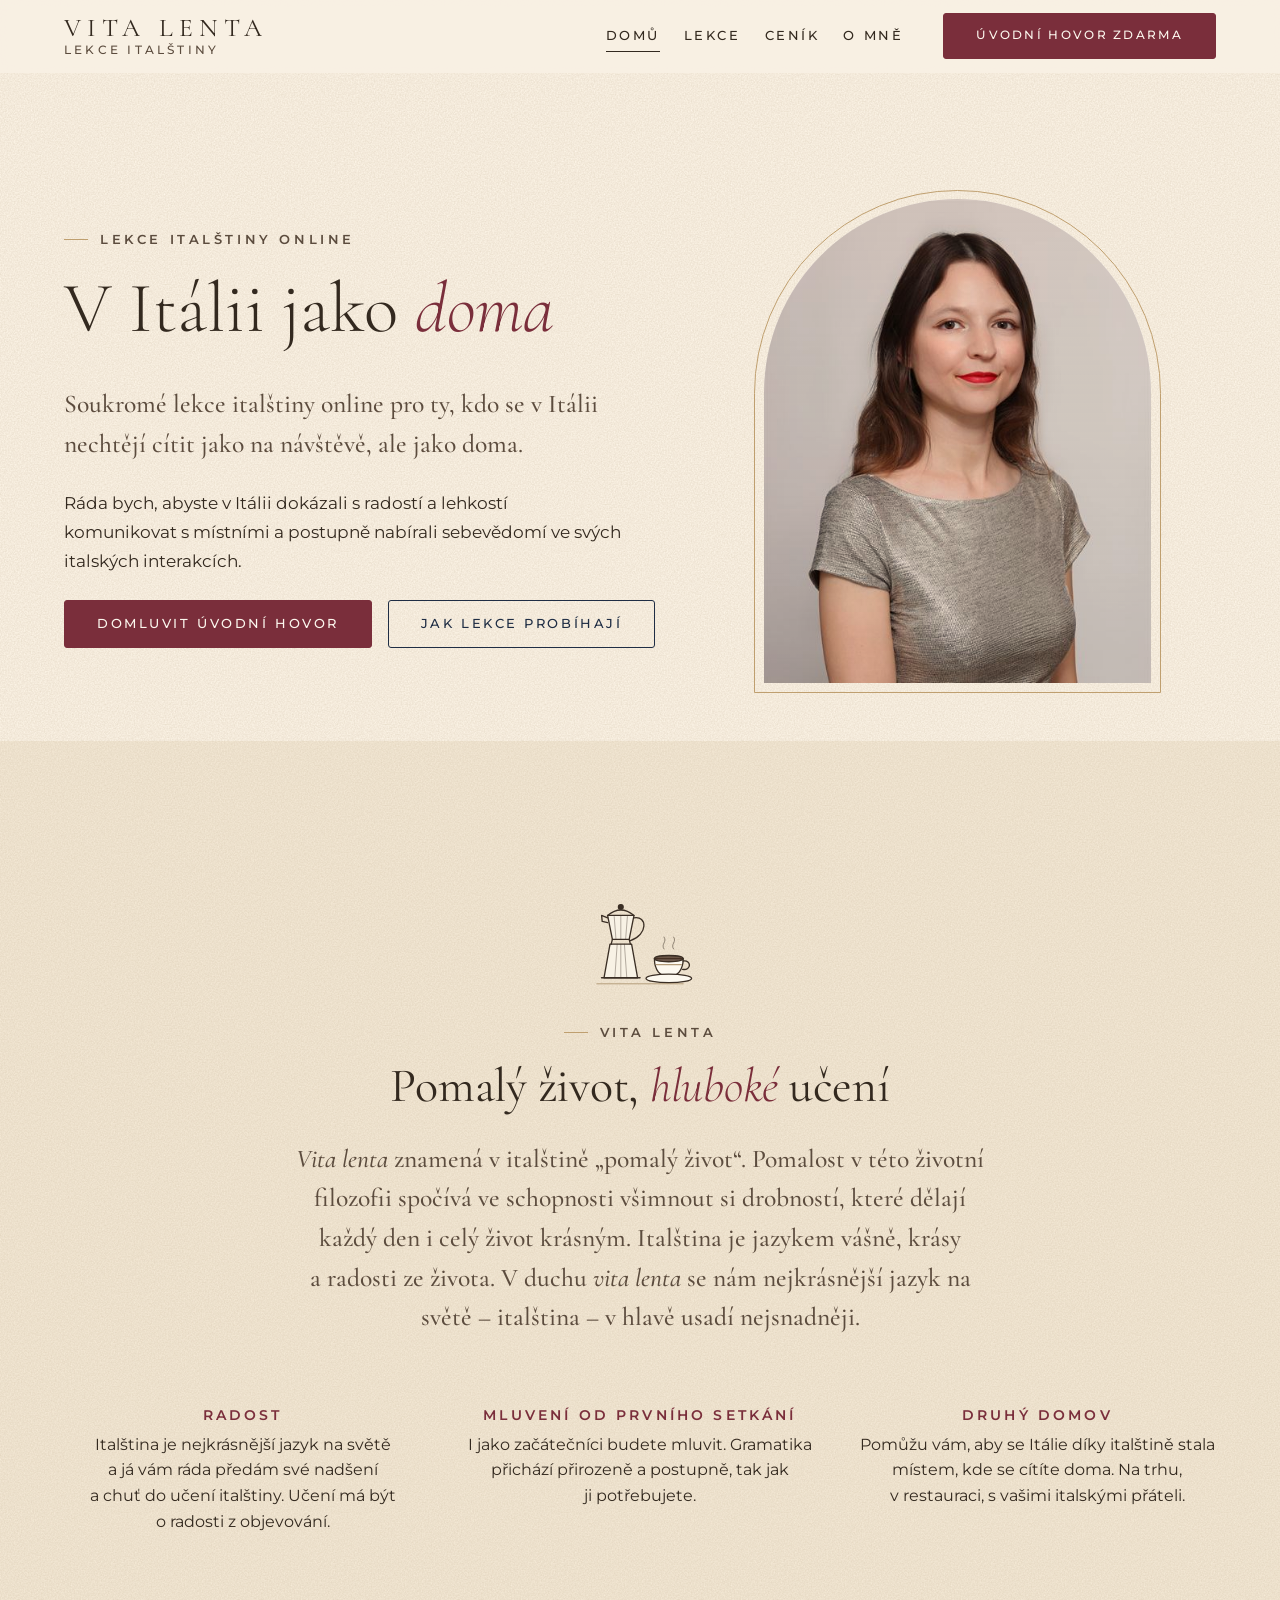
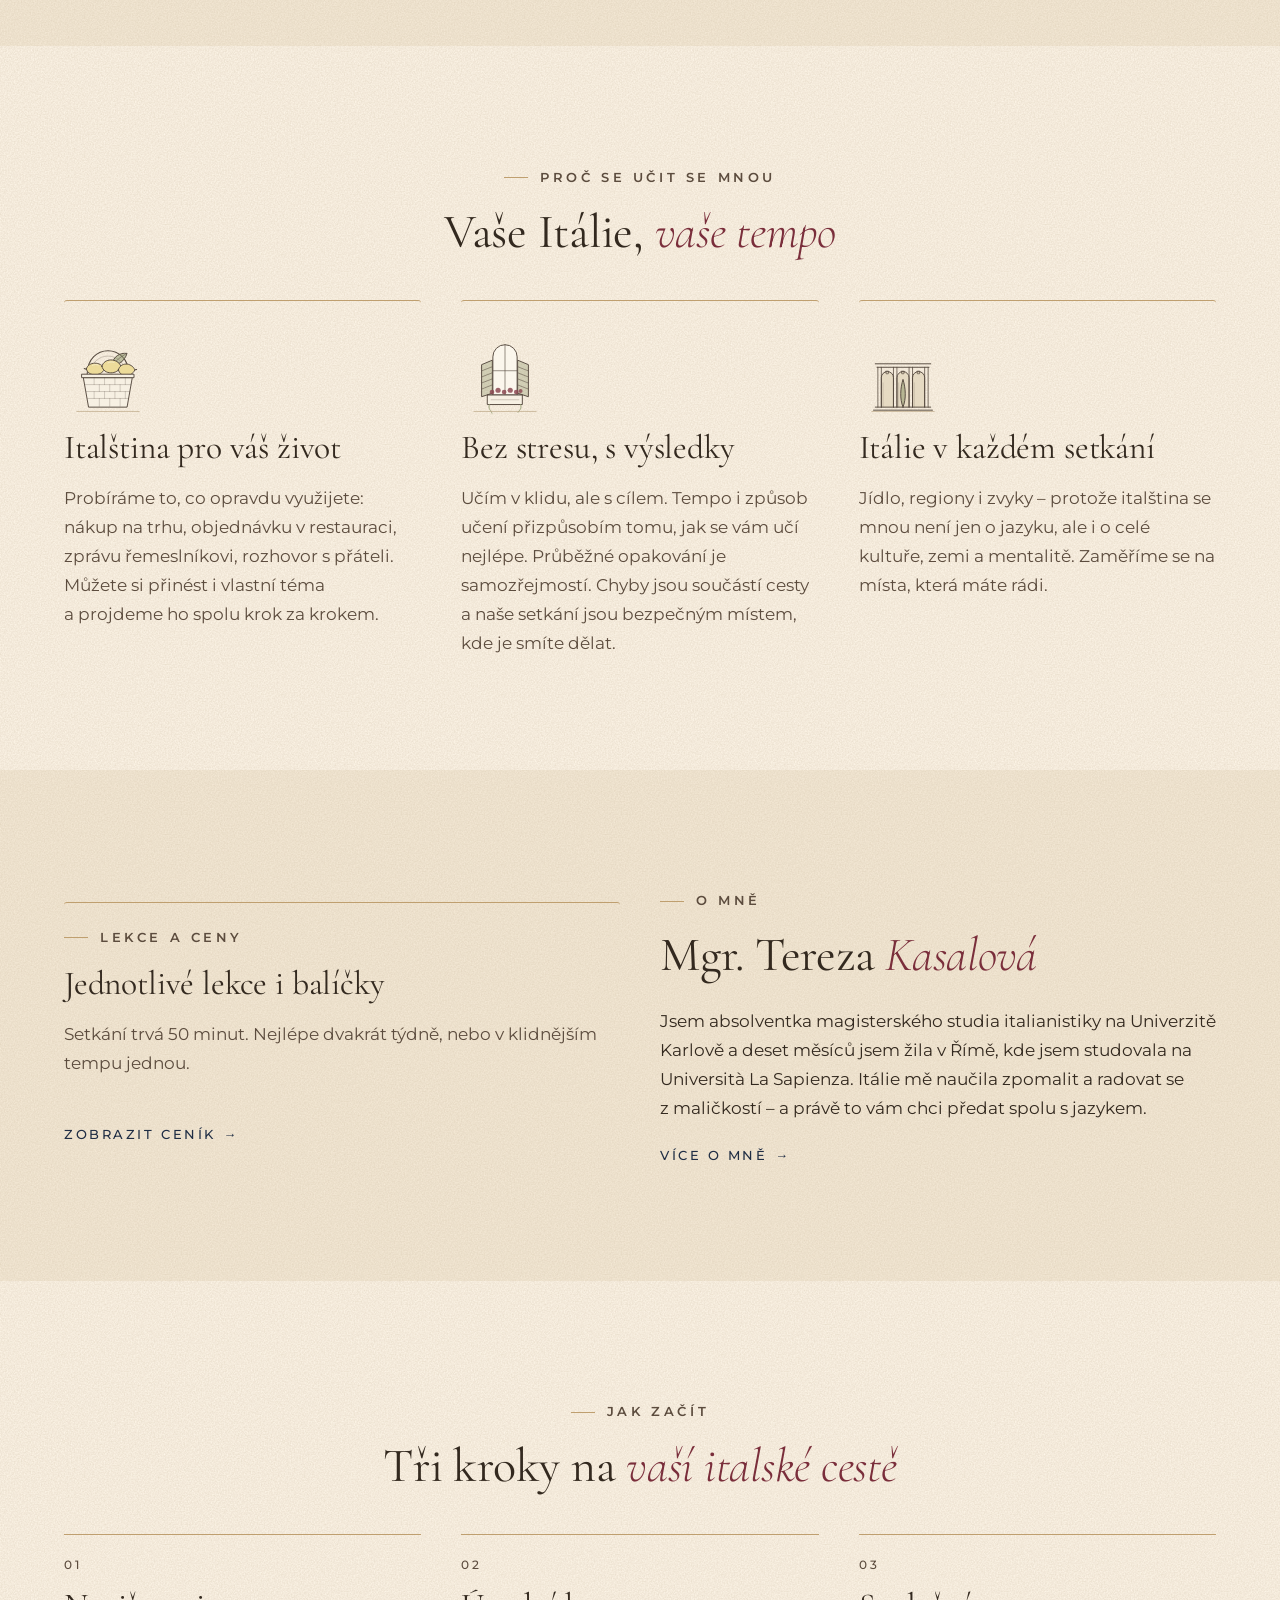
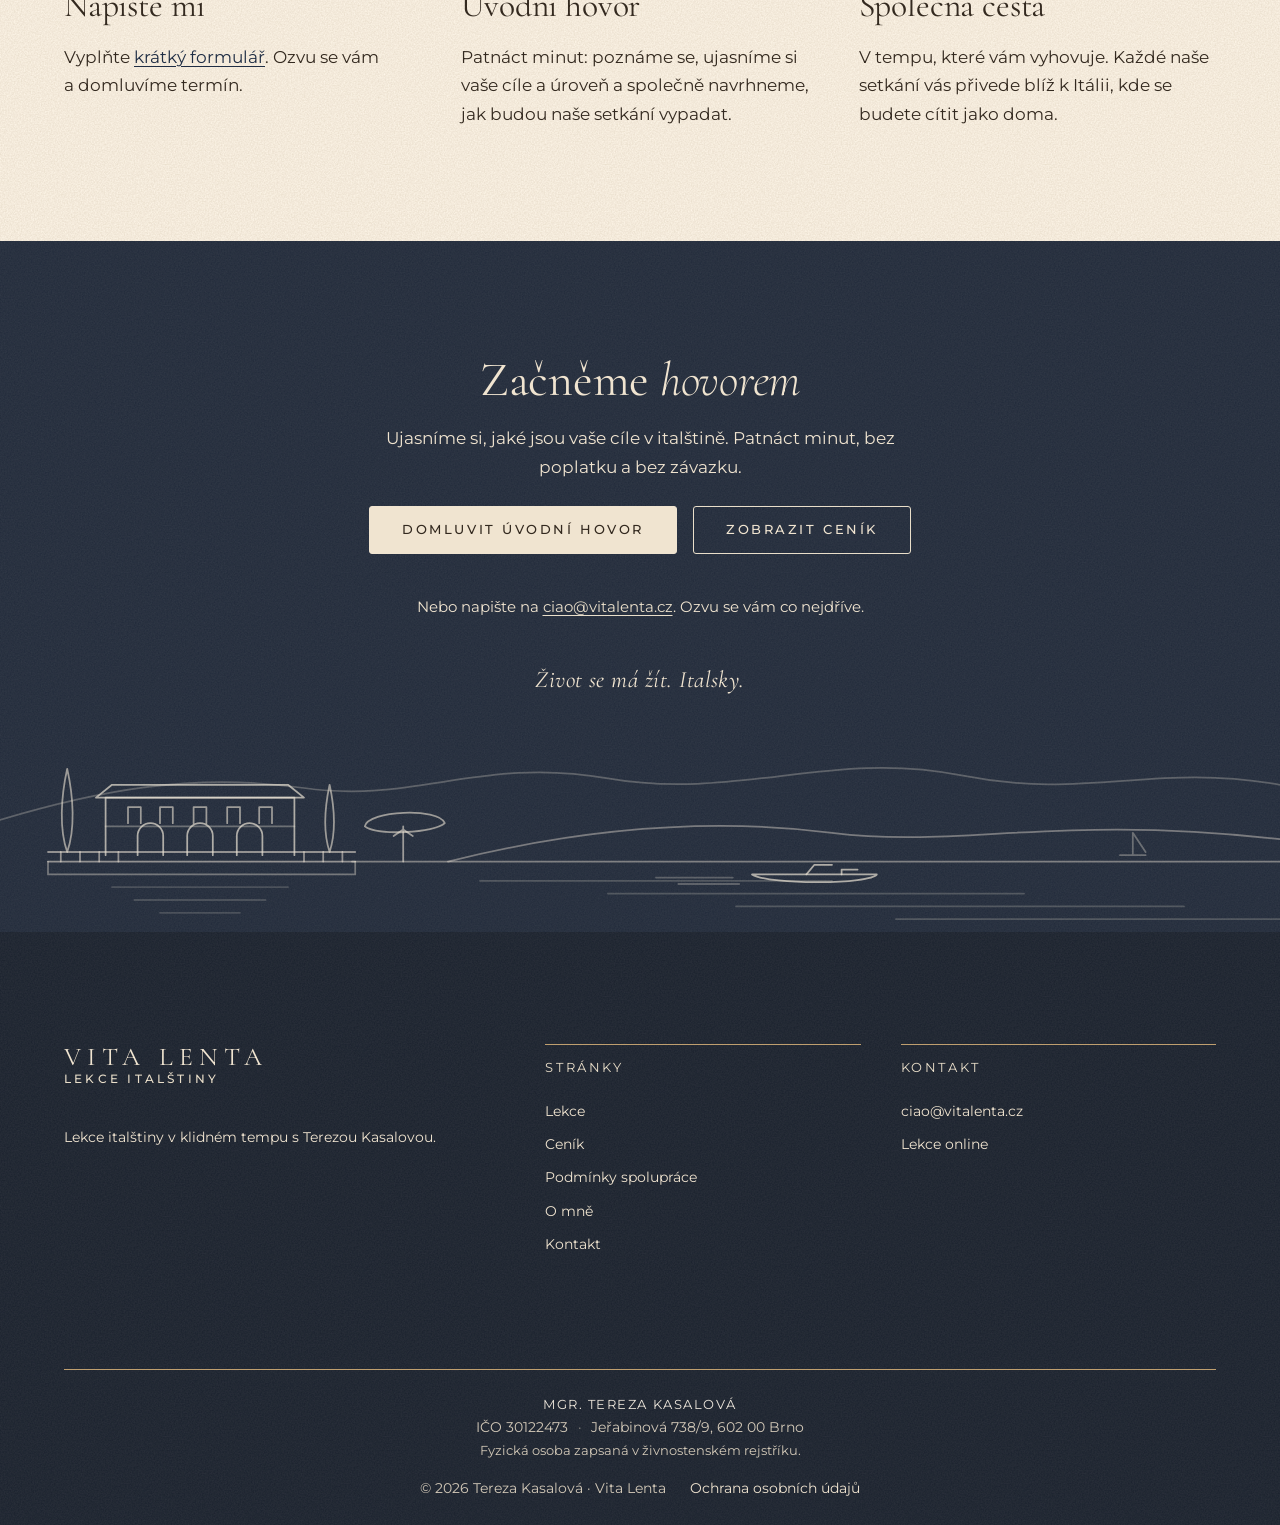
<file: index.html>
<!doctype html>
<html lang="cs">
<head>
  <meta charset="utf-8">
  <meta name="viewport" content="width=device-width, initial-scale=1">
  <title>Lekce italštiny online – italsky jako doma | Vita Lenta</title>
  <meta name="description" content="Soukromé lekce italštiny online s Terezou Kasalovou pro ty, kdo se chtějí v Itálii domluvit po svém, v klidném tempu a s radostí. Úvodní hovor bez poplatku a bez závazku.">
  <link rel="canonical" href="https://vitalenta.cz/">
  <link rel="icon" href="favicon.ico" sizes="any">
  <link rel="apple-touch-icon" href="apple-touch-icon.png">
  <meta name="theme-color" content="#faf6ef">
  <!-- Sharing preview (Facebook, WhatsApp, LinkedIn…) -->
  <meta property="og:type" content="website">
  <meta property="og:site_name" content="Vita Lenta">
  <meta property="og:locale" content="cs_CZ">
  <meta property="og:title" content="Lekce italštiny online – italsky jako doma | Vita Lenta">
  <meta property="og:description" content="Soukromé lekce italštiny online s Terezou Kasalovou pro ty, kdo se chtějí v Itálii domluvit po svém, v klidném tempu a s radostí. Úvodní hovor bez poplatku a bez závazku.">
  <meta property="og:url" content="https://vitalenta.cz/">
  <meta property="og:image" content="https://vitalenta.cz/img/og-image.jpg">
  <meta property="og:image:width" content="1200">
  <meta property="og:image:height" content="630">
  <meta property="og:image:alt" content="Tereza Kasalová – lekce italštiny v klidném tempu">
  <meta name="twitter:card" content="summary_large_image">
  <!-- Structured data for Google -->
  <script type="application/ld+json">
  {
    "@context": "https://schema.org",
    "@type": "Person",
    "name": "Tereza Kasalová",
    "jobTitle": "Lektorka italštiny",
    "url": "https://vitalenta.cz/",
    "image": "https://vitalenta.cz/img/portret-800.jpg",
    "knowsLanguage": ["cs", "it"]
  }
  </script>
  <link rel="preload" href="fonts/cormorant-garamond-latin-wght-normal.woff2" as="font" type="font/woff2" crossorigin>
  <link rel="preload" href="fonts/montserrat-latin-wght-normal.woff2" as="font" type="font/woff2" crossorigin>
  <link rel="preload" href="fonts/cormorant-garamond-latin-ext-wght-normal.woff2" as="font" type="font/woff2" crossorigin>
  <link rel="preload" href="fonts/montserrat-latin-ext-wght-normal.woff2" as="font" type="font/woff2" crossorigin>
  <link rel="preload" href="fonts/cormorant-garamond-latin-wght-italic.woff2" as="font" type="font/woff2" crossorigin>
  <link rel="preload" href="fonts/cormorant-garamond-latin-ext-wght-italic.woff2" as="font" type="font/woff2" crossorigin>
  <link rel="stylesheet" href="css/style.css">
  <link rel="stylesheet" href="css/theme-aktivni.css">
  <script>document.documentElement.classList.add("js")</script>
  <script src="js/main.js" defer></script>
</head>
<body>
  <a class="skip-link" href="#obsah">Přeskočit na obsah</a>

  <!-- ===== HEADER ===== -->
  <header class="site-header">
    <div class="container site-header__inner">
      <a class="logo" href="index.html" aria-label="Vita Lenta – úvodní stránka">
        <span class="logo__name">Vita Lenta</span>
        <span class="logo__tagline">Lekce italštiny</span>
      </a>

      <a class="btn btn--small header-cta" href="kontakt.html#rezervace" aria-label="Domluvit si patnáct minut úvodního hovoru zdarma">15 minut zdarma</a>
      <button class="nav-toggle" type="button" aria-expanded="false" aria-controls="site-nav">
        <span class="nav-toggle__label">Menu</span>
        <span class="nav-toggle__icon" aria-hidden="true"></span>
      </button>

      <nav class="site-nav" id="site-nav" aria-label="Hlavní menu">
        <ul class="site-nav__list">
          <li class="site-nav__item"><a class="site-nav__link" href="index.html" aria-current="page">Domů</a></li>
          <li class="site-nav__item"><a class="site-nav__link" href="lekce.html">Lekce</a></li>
          <li class="site-nav__item"><a class="site-nav__link" href="cenik.html">Ceník</a></li>
          <li class="site-nav__item"><a class="site-nav__link" href="o-mne.html">O&nbsp;mně</a></li>
        </ul>
        <div class="site-nav__cta">
          <a class="btn btn--small" href="kontakt.html#rezervace">Úvodní hovor zdarma</a>
        </div>
      </nav>
    </div>
  </header>
  <!-- ===== /HEADER ===== -->

  <main id="obsah">

    <!-- Hero -->
    <section class="section hero">
      <div class="container split">
        <div>
          <p class="eyebrow">Lekce italštiny online</p>
          <h1>V&nbsp;Itálii jako <em>doma</em></h1>
          <!-- EDIT: hero text -->
          <p class="lead">Soukromé lekce italštiny online pro ty, kdo se v&nbsp;Itálii nechtějí cítit jako na návštěvě, ale jako doma.</p>
          <p>Ráda bych, abyste v&nbsp;Itálii dokázali s&nbsp;radostí a&nbsp;lehkostí komunikovat s&nbsp;místními a&nbsp;postupně nabírali sebevědomí ve&nbsp;svých italských interakcích.</p>
          <div class="btn-group">
            <a class="btn" href="kontakt.html#rezervace">Domluvit úvodní hovor</a>
            <a class="btn btn--outline" href="lekce.html">Jak lekce probíhají</a>
          </div>
        </div>
        <div class="portrait">
          <img src="img/portret-800.jpg"
               srcset="img/portret-480.jpg 480w, img/portret-800.jpg 800w, img/portret-1200.jpg 1200w"
               sizes="(min-width: 48em) 28rem, calc(100vw - 4rem)"
               width="800" height="1000" fetchpriority="high" decoding="async"
               alt="Tereza Kasalová, lektorka italštiny">
        </div>
      </div>
    </section>

    <!-- Philosophy -->
    <section class="section section--travertine">
      <div class="container container--narrow text-center">
        <img class="illustration" src="img/ilustrace/kava.svg" alt="" width="120" height="120" loading="lazy">
        <p class="eyebrow">Vita lenta</p>
        <h2>Pomalý život, <em>hluboké</em> učení</h2>
        <p class="lead"><em>Vita lenta</em> znamená v&nbsp;italštině „pomalý život“. Pomalost v&nbsp;této životní filozofii spočívá ve&nbsp;schopnosti všimnout si drobností, které dělají každý den i&nbsp;celý život krásným. Italština je jazykem vášně, krásy a&nbsp;radosti ze života. V&nbsp;duchu <em>vita lenta</em> se nám nejkrásnější jazyk na světě – italština – v&nbsp;hlavě usadí nejsnadněji.</p>
      </div>
      <div class="container">
        <div class="grid grid--3 principles">
          <div>
            <h3 class="principles__title">Radost</h3>
            <p>Italština je nejkrásnější jazyk na&nbsp;světě a&nbsp;já vám ráda předám své nadšení a&nbsp;chuť do&nbsp;učení italštiny. Učení má být o&nbsp;radosti z&nbsp;objevování.</p>
          </div>
          <div>
            <h3 class="principles__title">Mluvení od prvního setkání</h3>
            <p>I&nbsp;jako začátečníci budete mluvit. Gramatika přichází přirozeně a&nbsp;postupně, tak jak ji potřebujete.</p>
          </div>
          <div>
            <h3 class="principles__title">Druhý domov</h3>
            <p>Pomůžu vám, aby se Itálie díky italštině stala místem, kde se cítíte doma. Na trhu, v&nbsp;restauraci, s&nbsp;vašimi italskými přáteli.</p>
          </div>
        </div>
      </div>
    </section>

    <!-- Benefits -->
    <section class="section">
      <div class="container">
        <div class="section-head section-head--center">
          <p class="eyebrow">Proč se učit se mnou</p>
          <h2>Vaše Itálie, <em>vaše tempo</em></h2>
        </div>
        <!-- EDIT: three benefits -->
        <div class="grid grid--3">
          <article class="card">
            <img class="card__icon" src="img/ilustrace/kosik.svg" alt="" width="88" height="88" loading="lazy">
            <h3 class="card__title">Italština pro váš život</h3>
            <p class="card__text">Probíráme to, co opravdu využijete: nákup na trhu, objednávku v&nbsp;restauraci, zprávu řemeslníkovi, rozhovor s&nbsp;přáteli. Můžete si přinést i&nbsp;vlastní téma a&nbsp;projdeme ho spolu krok za krokem.</p>
          </article>
          <article class="card">
            <img class="card__icon" src="img/ilustrace/okno.svg" alt="" width="88" height="88" loading="lazy">
            <h3 class="card__title">Bez stresu, s&nbsp;výsledky</h3>
            <p class="card__text">Učím v&nbsp;klidu, ale s&nbsp;cílem. Tempo i&nbsp;způsob učení přizpůsobím tomu, jak se vám učí nejlépe. Průběžné opakování je samozřejmostí. Chyby jsou součástí cesty a&nbsp;naše setkání jsou bezpečným místem, kde je smíte dělat.</p>
          </article>
          <article class="card">
            <img class="card__icon" src="img/ilustrace/oblouky.svg" alt="" width="88" height="88" loading="lazy">
            <h3 class="card__title">Itálie v&nbsp;každém setkání</h3>
            <p class="card__text">Jídlo, regiony i&nbsp;zvyky – protože italština se mnou není jen o&nbsp;jazyku, ale i&nbsp;o&nbsp;celé kultuře, zemi a&nbsp;mentalitě. Zaměříme se na místa, která máte rádi.</p>
          </article>
        </div>
      </div>
    </section>

    <!-- About teaser -->
    <section class="section section--travertine">
      <div class="container split split--reverse">
        <div>
          <p class="eyebrow">O&nbsp;mně</p>
          <h2>Mgr. Tereza <em>Kasalová</em></h2>
          <!-- EDIT: short bio -->
          <p>Jsem absolventka magisterského studia italianistiky na Univerzitě Karlově a&nbsp;deset měsíců jsem žila v&nbsp;Římě, kde jsem studovala na Università La Sapienza. Itálie mě naučila zpomalit a&nbsp;radovat se z&nbsp;maličkostí – a&nbsp;právě to vám chci předat spolu s&nbsp;jazykem.</p>
          <a class="link-arrow" href="o-mne.html">Více o&nbsp;mně</a>
        </div>
        <div class="card">
          <p class="eyebrow">Lekce a&nbsp;ceny</p>
          <h3 class="card__title">Jednotlivé lekce i&nbsp;balíčky</h3>
          <p class="card__text">Setkání trvá 50&nbsp;minut. Nejlépe dvakrát týdně, nebo v&nbsp;klidnějším tempu jednou.</p>
          <div class="card__footer"><a class="link-arrow" href="cenik.html">Zobrazit ceník</a></div>
        </div>
      </div>
    </section>

    <!-- How it works -->
    <section class="section">
      <div class="container">
        <div class="section-head section-head--center">
          <p class="eyebrow">Jak začít</p>
          <h2>Tři kroky na <em>vaší italské cestě</em></h2>
        </div>
        <ol class="steps">
          <li class="steps__item">
            <h3 class="steps__title">Napište mi</h3>
            <p>Vyplňte <a href="kontakt.html#rezervace">krátký formulář</a>. Ozvu se vám a&nbsp;domluvíme termín.</p>
          </li>
          <li class="steps__item">
            <h3 class="steps__title">Úvodní hovor</h3>
            <p>Patnáct minut: poznáme se, ujasníme si vaše cíle a&nbsp;úroveň a&nbsp;společně navrhneme, jak budou naše setkání vypadat.</p>
          </li>
          <li class="steps__item">
            <h3 class="steps__title">Společná cesta</h3>
            <p>V&nbsp;tempu, které vám vyhovuje. Každé naše setkání vás přivede blíž k&nbsp;Itálii, kde se budete cítit jako doma.</p>
          </li>
        </ol>
      </div>
    </section>

    <!-- EDIT: testimonials – uncomment and fill in when you have real ones
    <section class="section section--dark">
      <div class="container container--narrow text-center">
        <p class="eyebrow">Reference</p>
        <figure class="quote">
          <blockquote>
            <p class="quote__text">Text reference.</p>
          </blockquote>
          <figcaption class="quote__author">Jméno, město</figcaption>
        </figure>
      </div>
    </section>
    -->

    <!-- CTA -->
    <section class="section section--dark section--landscape">
      <div class="container cta">
        <h2 class="cta__title">Začněme <em>hovorem</em></h2>
        <p class="cta__text">Ujasníme si, jaké jsou vaše cíle v&nbsp;italštině. Patnáct minut, bez poplatku a&nbsp;bez závazku.</p>
        <div class="btn-group">
          <a class="btn btn--light" href="kontakt.html#rezervace">Domluvit úvodní hovor</a>
          <a class="btn btn--light-outline" href="cenik.html">Zobrazit ceník</a>
        </div>
        <p class="cta__note">Nebo napište na <a href="mailto:ciao@vitalenta.cz">ciao@vitalenta.cz</a>. Ozvu se vám co nejdříve.</p>
        <p class="cta__tagline"><em>Život se má žít. Italsky.</em></p>
      </div>
    </section>

  </main>

  <!-- ===== FOOTER ===== -->
  <footer class="site-footer">
    <div class="container">
      <div class="site-footer__grid">
        <div>
          <a class="logo" href="index.html" aria-label="Vita Lenta – úvodní stránka">
            <span class="logo__name">Vita Lenta</span>
            <span class="logo__tagline">Lekce italštiny</span>
          </a>
          <p class="mt-l">Lekce italštiny v&nbsp;klidném tempu s&nbsp;Terezou Kasalovou.</p>
        </div>
        <nav aria-label="Patička">
          <h2 class="site-footer__title">Stránky</h2>
          <ul class="site-footer__list">
            <li><a href="lekce.html">Lekce</a></li>
            <li><a href="cenik.html">Ceník</a></li>
            <li><a href="podminky.html">Podmínky spolupráce</a></li>
            <li><a href="o-mne.html">O&nbsp;mně</a></li>
            <li><a href="kontakt.html">Kontakt</a></li>
          </ul>
        </nav>
        <div>
          <h2 class="site-footer__title">Kontakt</h2>
          <!-- EDIT: contact details (change on every page) -->
          <ul class="site-footer__list">
            <li><a href="mailto:ciao@vitalenta.cz">ciao@vitalenta.cz</a></li>
            <li>Lekce online</li>
          </ul>
        </div>
      </div>
      <div class="site-footer__legal">
        <p class="site-footer__legal-name">Mgr. Tereza Kasalová</p>
        <p>IČO&nbsp;30122473<span class="site-footer__sep" aria-hidden="true">·</span>Jeřabinová&nbsp;738/9, 602&nbsp;00&nbsp;Brno</p>
        <p class="site-footer__legal-note">Fyzická osoba zapsaná v&nbsp;živnostenském rejstříku.</p>
      </div>
      <div class="site-footer__bottom">
        <p>© 2026 Tereza Kasalová · Vita Lenta</p>
        <p><a href="ochrana-osobnich-udaju.html">Ochrana osobních údajů</a></p>
      </div>
    </div>
  </footer>
  <!-- ===== /FOOTER ===== -->
</body>
</html>
</file>
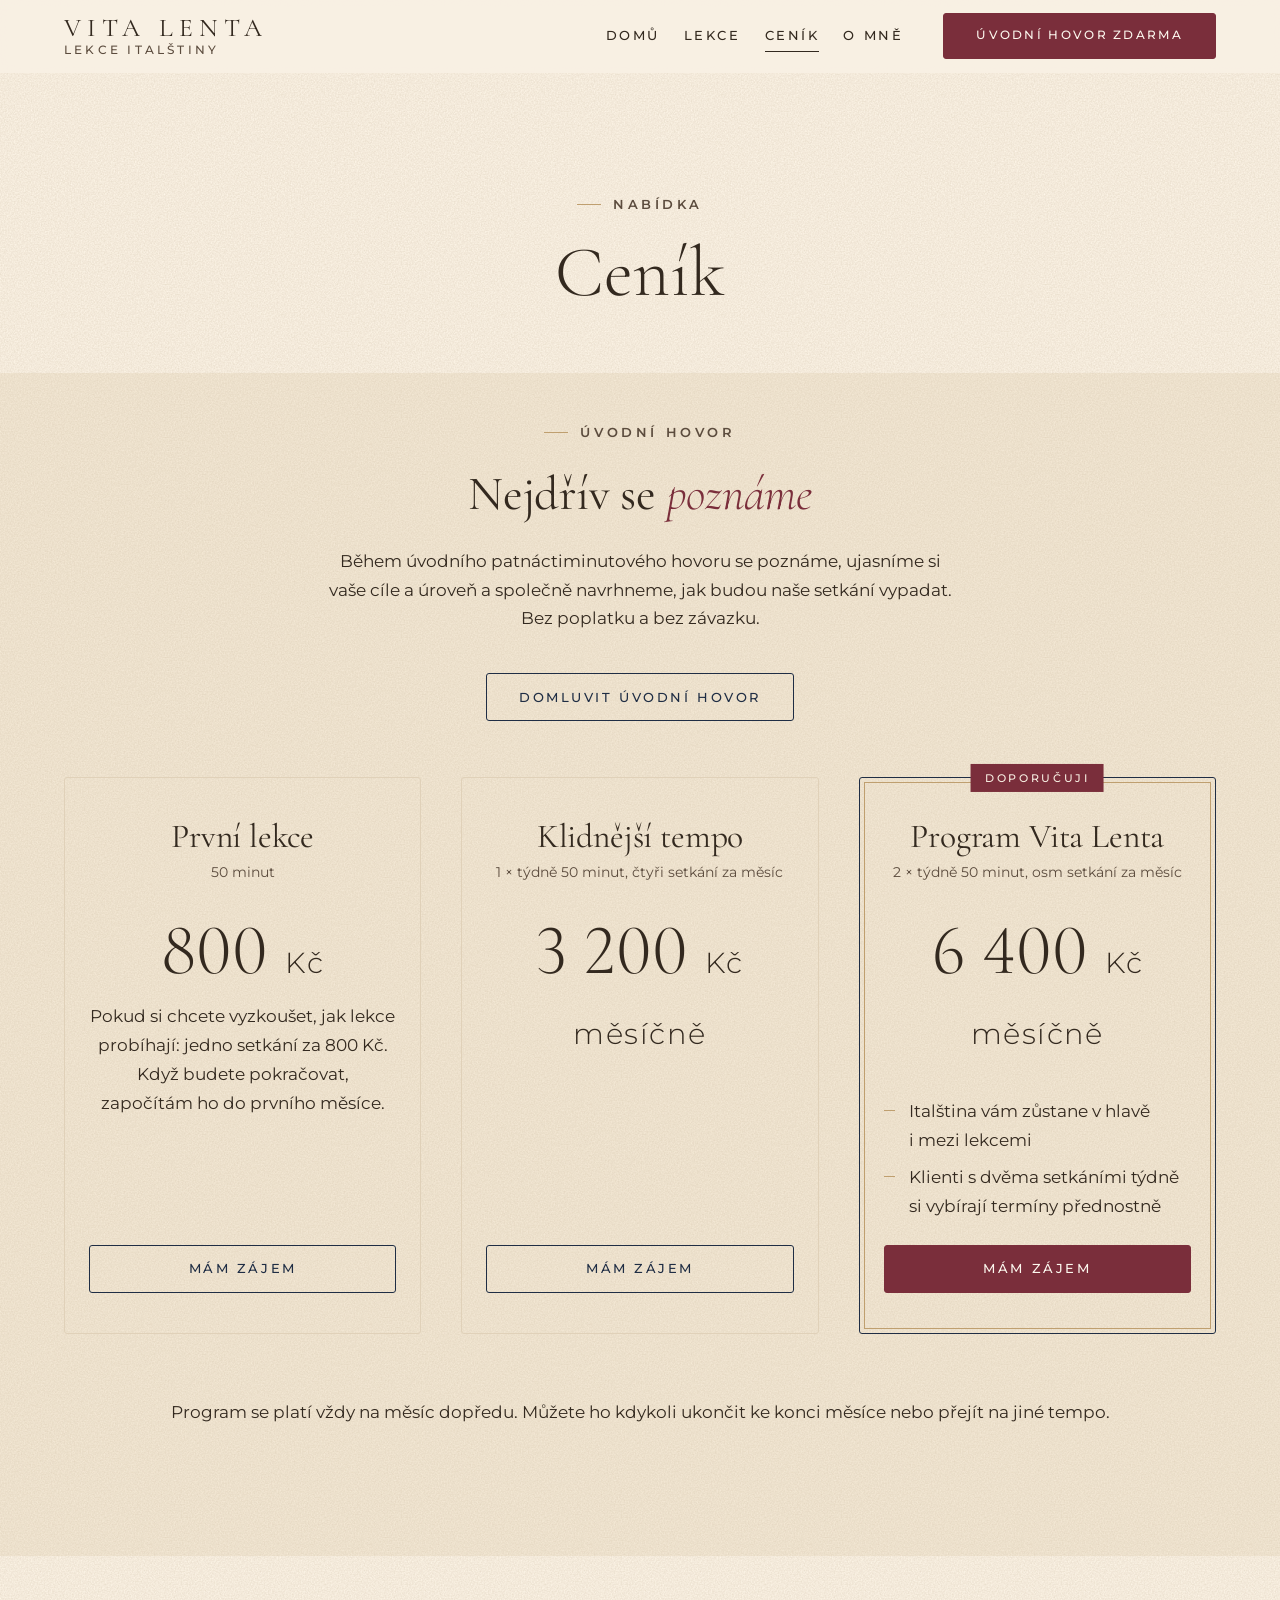
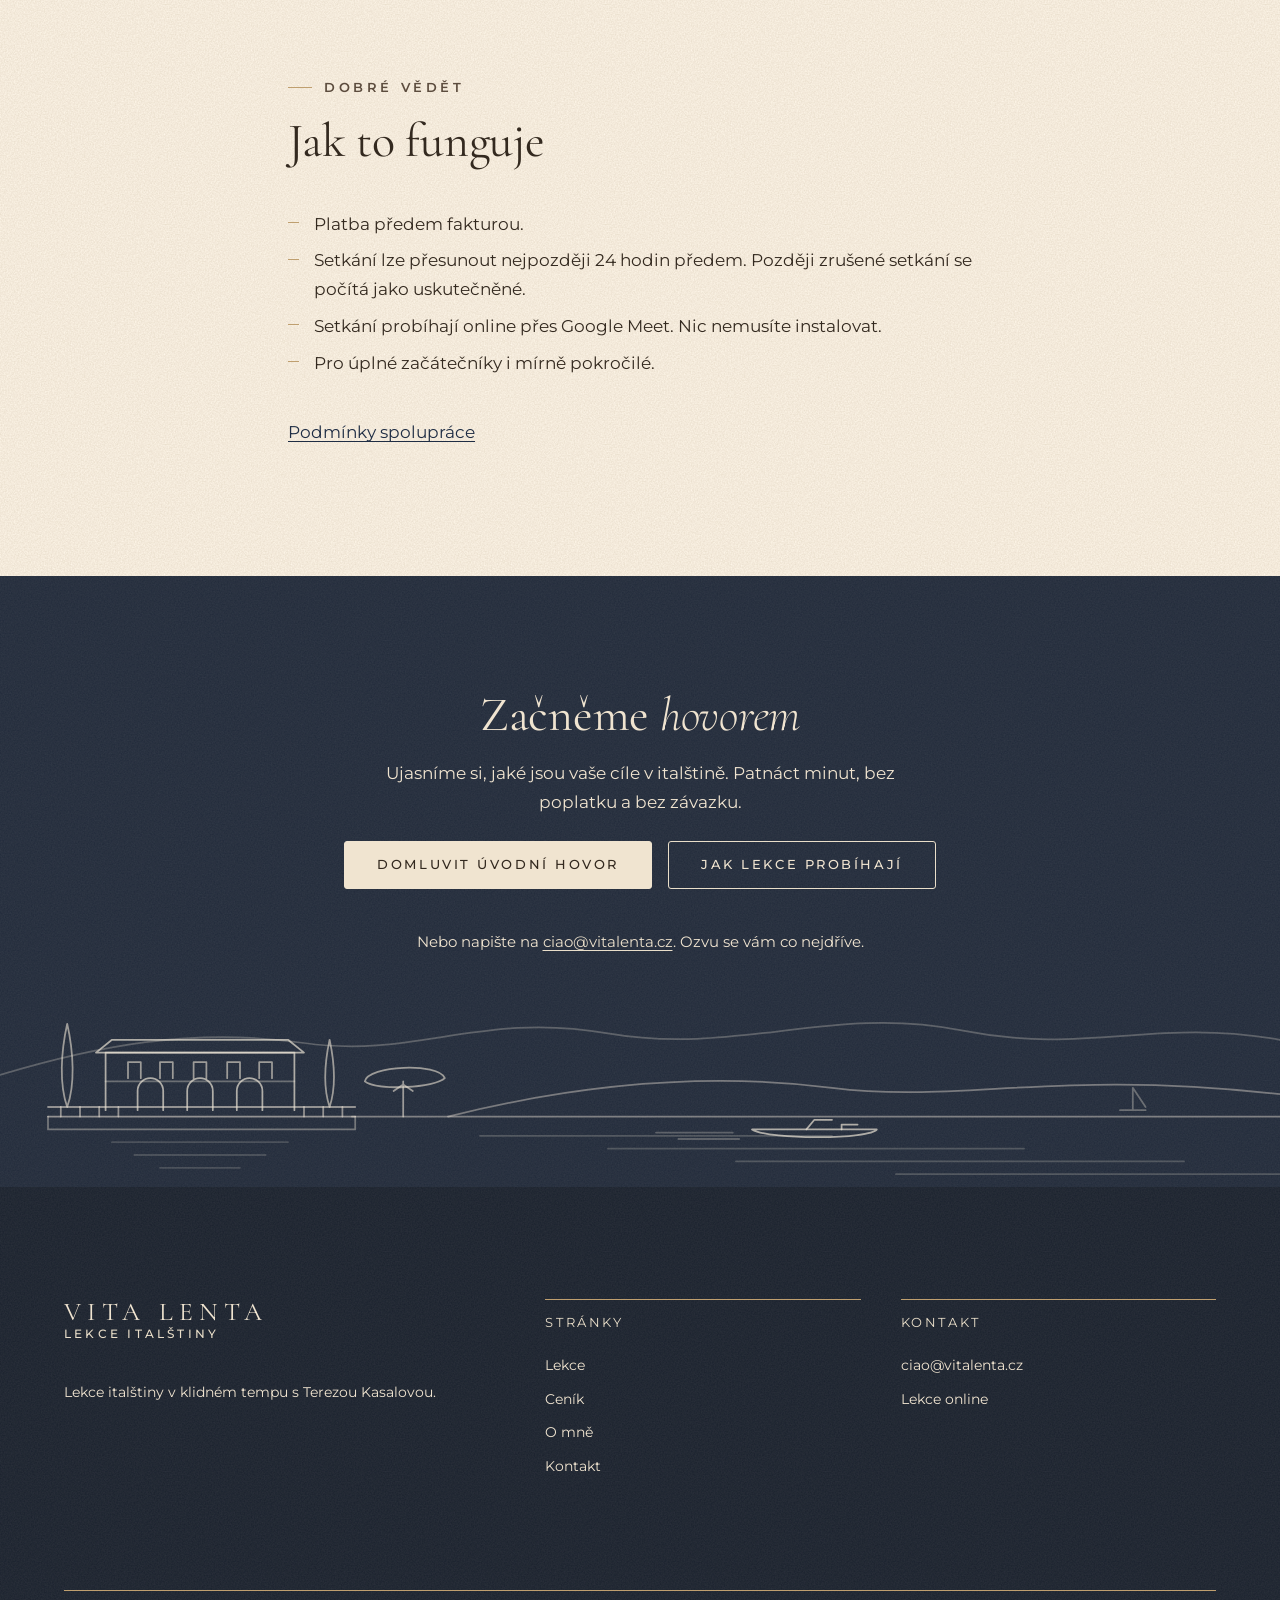
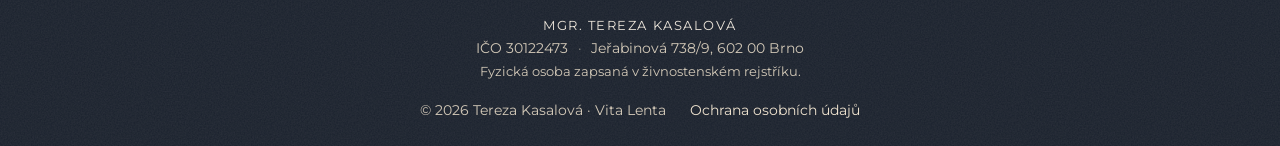
<file: cenik.html>
<!doctype html>
<html lang="cs">
<head>
  <meta charset="utf-8">
  <meta name="viewport" content="width=device-width, initial-scale=1">
  <title>Ceník lekcí italštiny | Vita Lenta</title>
  <!-- EDIT: when prices change, update them in this description too (shown in Google results) -->
  <meta name="description" content="Ceník lekcí italštiny online: první lekce 800 Kč, klidnější tempo 3 200 Kč měsíčně, program Vita Lenta 6 400 Kč měsíčně. Úvodní hovor bez závazku.">
  <link rel="canonical" href="https://vitalenta.cz/cenik.html">
  <link rel="icon" href="favicon.ico" sizes="any">
  <link rel="apple-touch-icon" href="apple-touch-icon.png">
  <meta name="theme-color" content="#faf6ef">
  <!-- Sharing preview (Facebook, WhatsApp, LinkedIn…) -->
  <meta property="og:type" content="website">
  <meta property="og:site_name" content="Vita Lenta">
  <meta property="og:locale" content="cs_CZ">
  <meta property="og:title" content="Ceník lekcí italštiny | Vita Lenta">
  <meta property="og:description" content="Ceník lekcí italštiny online: první lekce 800 Kč, klidnější tempo 3 200 Kč měsíčně, program Vita Lenta 6 400 Kč měsíčně. Úvodní hovor bez závazku.">
  <meta property="og:url" content="https://vitalenta.cz/cenik.html">
  <meta property="og:image" content="https://vitalenta.cz/img/og-image.jpg">
  <meta property="og:image:width" content="1200">
  <meta property="og:image:height" content="630">
  <meta property="og:image:alt" content="Tereza Kasalová – lekce italštiny v klidném tempu">
  <meta name="twitter:card" content="summary_large_image">
  <link rel="preload" href="fonts/cormorant-garamond-latin-wght-normal.woff2" as="font" type="font/woff2" crossorigin>
  <link rel="preload" href="fonts/montserrat-latin-wght-normal.woff2" as="font" type="font/woff2" crossorigin>
  <link rel="preload" href="fonts/cormorant-garamond-latin-ext-wght-normal.woff2" as="font" type="font/woff2" crossorigin>
  <link rel="preload" href="fonts/montserrat-latin-ext-wght-normal.woff2" as="font" type="font/woff2" crossorigin>
  <link rel="preload" href="fonts/cormorant-garamond-latin-wght-italic.woff2" as="font" type="font/woff2" crossorigin>
  <link rel="preload" href="fonts/cormorant-garamond-latin-ext-wght-italic.woff2" as="font" type="font/woff2" crossorigin>
  <link rel="stylesheet" href="css/style.css">
  <link rel="stylesheet" href="css/theme-aktivni.css">
  <script>document.documentElement.classList.add("js")</script>
  <script src="js/main.js" defer></script>
</head>
<body>
  <a class="skip-link" href="#obsah">Přeskočit na obsah</a>

  <!-- ===== HEADER ===== -->
  <header class="site-header">
    <div class="container site-header__inner">
      <a class="logo" href="index.html" aria-label="Vita Lenta – úvodní stránka">
        <span class="logo__name">Vita Lenta</span>
        <span class="logo__tagline">Lekce italštiny</span>
      </a>

      <a class="btn btn--small header-cta" href="kontakt.html#rezervace" aria-label="Domluvit si patnáct minut úvodního hovoru zdarma">15 minut zdarma</a>
      <button class="nav-toggle" type="button" aria-expanded="false" aria-controls="site-nav">
        <span class="nav-toggle__label">Menu</span>
        <span class="nav-toggle__icon" aria-hidden="true"></span>
      </button>

      <nav class="site-nav" id="site-nav" aria-label="Hlavní menu">
        <ul class="site-nav__list">
          <li class="site-nav__item"><a class="site-nav__link" href="index.html">Domů</a></li>
          <li class="site-nav__item"><a class="site-nav__link" href="lekce.html">Lekce</a></li>
          <li class="site-nav__item"><a class="site-nav__link" href="cenik.html" aria-current="page">Ceník</a></li>
          <li class="site-nav__item"><a class="site-nav__link" href="o-mne.html">O&nbsp;mně</a></li>
        </ul>
        <div class="site-nav__cta">
          <a class="btn btn--small" href="kontakt.html#rezervace">Úvodní hovor zdarma</a>
        </div>
      </nav>
    </div>
  </header>
  <!-- ===== /HEADER ===== -->

  <main id="obsah">

    <section class="page-intro page-intro--short">
      <div class="container">
        <p class="eyebrow">Nabídka</p>
        <h1>Ceník</h1>
      </div>
    </section>

    <!-- ================================================================
         PRICES – this is the only place on the website with prices.
         Write numbers with &nbsp; as thousands separator: 6&nbsp;400
         ================================================================ -->
    <section class="section section--travertine">
      <div class="container">

        <!-- Introductory conversation -->
        <div class="section-head section-head--center">
          <p class="eyebrow" style="margin-bottom: 1.5rem;">Úvodní hovor</p>
          <h2 style="margin-bottom: 1.5rem;">Nejdřív se <em>poznáme</em></h2>
          <p>Během úvodního patnáctiminutového hovoru se poznáme, ujasníme si vaše cíle a&nbsp;úroveň a&nbsp;společně navrhneme, jak budou naše setkání vypadat. Bez poplatku a&nbsp;bez závazku.</p>
          <div class="btn-group" style="margin-top: 2.5rem; margin-bottom: 3.5rem;">
            <a class="btn btn--outline" href="kontakt.html#rezervace">Domluvit úvodní hovor</a>
          </div>
        </div>

        <div class="grid grid--3">

          <article class="price-card">
            <h2 class="price-card__name">První lekce</h2>
            <p class="price-card__meta">50&nbsp;minut</p>
            <!-- EDIT: single lesson price -->
            <p class="price-card__price">800&nbsp;<span class="price-card__currency">Kč</span></p>
            <p>Pokud si chcete vyzkoušet, jak lekce probíhají: jedno setkání za 800&nbsp;Kč. Když budete pokračovat, započítám ho do prvního měsíce.</p>
            <a class="btn btn--outline btn--block" href="kontakt.html#rezervace">Mám zájem</a>
          </article>

          <article class="price-card">
            <h2 class="price-card__name">Klidnější tempo</h2>
            <p class="price-card__meta">1 × týdně 50&nbsp;minut, čtyři setkání za měsíc</p>
            <!-- EDIT: monthly price -->
            <p class="price-card__price">3&nbsp;200&nbsp;<span class="price-card__currency">Kč měsíčně</span></p>
            <a class="btn btn--outline btn--block" href="kontakt.html#rezervace">Mám zájem</a>
          </article>

          <article class="price-card price-card--featured">
            <p class="price-card__badge">Doporučuji</p>
            <h2 class="price-card__name">Program Vita Lenta</h2>
            <p class="price-card__meta">2 × týdně 50&nbsp;minut, osm setkání za měsíc</p>
            <!-- EDIT: monthly price -->
            <p class="price-card__price">6&nbsp;400&nbsp;<span class="price-card__currency">Kč měsíčně</span></p>
            <ul class="check-list">
              <li>Italština vám zůstane v&nbsp;hlavě i&nbsp;mezi lekcemi</li>
              <li>Klienti s&nbsp;dvěma setkáními týdně si vybírají termíny přednostně</li>
            </ul>
            <a class="btn btn--block" href="kontakt.html#rezervace">Mám zájem</a>
          </article>

        </div>

        <p class="text-center" style="margin-top: 4rem;">Program se platí vždy na měsíc dopředu. Můžete ho kdykoli ukončit ke konci měsíce nebo přejít na jiné tempo.</p>
      </div>
    </section>

    <!-- How it works -->
    <section class="section">
      <div class="container container--narrow">
        <div class="section-head">
          <p class="eyebrow">Dobré vědět</p>
          <h2>Jak to funguje</h2>
        </div>
        <ul class="check-list">
          <li>Platba předem fakturou.</li>
          <li>Setkání lze přesunout nejpozději 24&nbsp;hodin předem. Později zrušené setkání se počítá jako uskutečněné.</li>
          <li>Setkání probíhají online přes Google Meet. Nic nemusíte instalovat.</li>
          <li>Pro úplné začátečníky i&nbsp;mírně pokročilé.</li>
        </ul>
        <p class="mt-l"><a href="podminky.html">Podmínky spolupráce</a></p>
      </div>
    </section>

    <!-- CTA -->
    <section class="section section--dark section--landscape">
      <div class="container cta">
        <h2 class="cta__title">Začněme <em>hovorem</em></h2>
        <p class="cta__text">Ujasníme si, jaké jsou vaše cíle v&nbsp;italštině. Patnáct minut, bez poplatku a&nbsp;bez závazku.</p>
        <div class="btn-group">
          <a class="btn btn--light" href="kontakt.html#rezervace">Domluvit úvodní hovor</a>
          <a class="btn btn--light-outline" href="lekce.html">Jak lekce probíhají</a>
        </div>
        <p class="cta__note">Nebo napište na <a href="mailto:ciao@vitalenta.cz">ciao@vitalenta.cz</a>. Ozvu se vám co nejdříve.</p>
      </div>
    </section>

  </main>

  <!-- ===== FOOTER ===== -->
  <footer class="site-footer">
    <div class="container">
      <div class="site-footer__grid">
        <div>
          <a class="logo" href="index.html" aria-label="Vita Lenta – úvodní stránka">
            <span class="logo__name">Vita Lenta</span>
            <span class="logo__tagline">Lekce italštiny</span>
          </a>
          <p class="mt-l">Lekce italštiny v&nbsp;klidném tempu s&nbsp;Terezou Kasalovou.</p>
        </div>
        <nav aria-label="Patička">
          <h2 class="site-footer__title">Stránky</h2>
          <ul class="site-footer__list">
            <li><a href="lekce.html">Lekce</a></li>
            <li><a href="cenik.html">Ceník</a></li>
            <li><a href="o-mne.html">O&nbsp;mně</a></li>
            <li><a href="kontakt.html">Kontakt</a></li>
          </ul>
        </nav>
        <div>
          <h2 class="site-footer__title">Kontakt</h2>
          <!-- EDIT: contact details (change on every page) -->
          <ul class="site-footer__list">
            <li><a href="mailto:ciao@vitalenta.cz">ciao@vitalenta.cz</a></li>
            <li>Lekce online</li>
          </ul>
        </div>
      </div>
      <div class="site-footer__legal">
        <p class="site-footer__legal-name">Mgr. Tereza Kasalová</p>
        <p>IČO&nbsp;30122473<span class="site-footer__sep" aria-hidden="true">·</span>Jeřabinová&nbsp;738/9, 602&nbsp;00&nbsp;Brno</p>
        <p class="site-footer__legal-note">Fyzická osoba zapsaná v&nbsp;živnostenském rejstříku.</p>
      </div>
      <div class="site-footer__bottom">
        <p>© 2026 Tereza Kasalová · Vita Lenta</p>
        <p><a href="ochrana-osobnich-udaju.html">Ochrana osobních údajů</a></p>
      </div>
    </div>
  </footer>
  <!-- ===== /FOOTER ===== -->
</body>
</html>
</file>
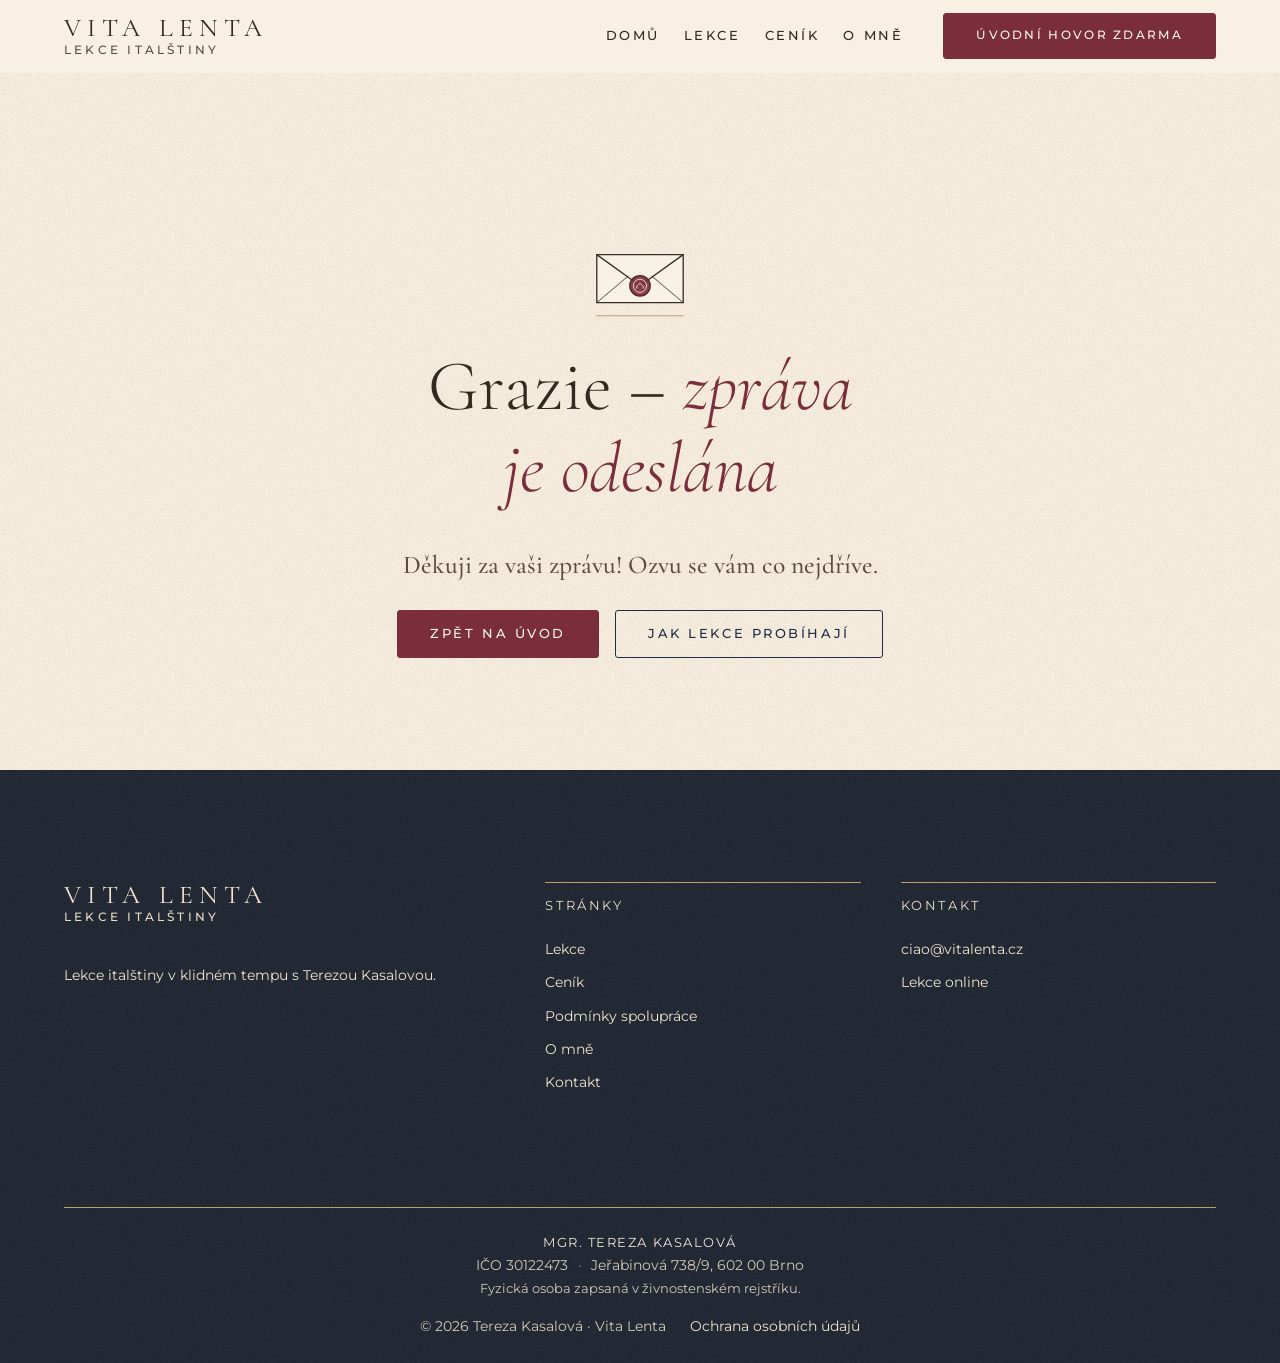
<file: dekuji.html>
<!doctype html>
<html lang="cs">
<head>
  <meta charset="utf-8">
  <meta name="viewport" content="width=device-width, initial-scale=1">
  <title>Děkuji za zprávu | Vita Lenta</title>
  <link rel="icon" href="favicon.ico" sizes="any">
  <link rel="apple-touch-icon" href="apple-touch-icon.png">
  <meta name="theme-color" content="#faf6ef">
  <meta name="robots" content="noindex">
  <link rel="preload" href="fonts/cormorant-garamond-latin-wght-normal.woff2" as="font" type="font/woff2" crossorigin>
  <link rel="preload" href="fonts/montserrat-latin-wght-normal.woff2" as="font" type="font/woff2" crossorigin>
  <link rel="preload" href="fonts/cormorant-garamond-latin-ext-wght-normal.woff2" as="font" type="font/woff2" crossorigin>
  <link rel="preload" href="fonts/montserrat-latin-ext-wght-normal.woff2" as="font" type="font/woff2" crossorigin>
  <link rel="preload" href="fonts/cormorant-garamond-latin-wght-italic.woff2" as="font" type="font/woff2" crossorigin>
  <link rel="preload" href="fonts/cormorant-garamond-latin-ext-wght-italic.woff2" as="font" type="font/woff2" crossorigin>
  <link rel="stylesheet" href="css/style.css">
  <link rel="stylesheet" href="css/theme-aktivni.css">
  <script>document.documentElement.classList.add("js")</script>
  <script src="js/main.js" defer></script>
</head>
<body>
  <a class="skip-link" href="#obsah">Přeskočit na obsah</a>

  <!-- ===== HEADER ===== -->
  <header class="site-header">
    <div class="container site-header__inner">
      <a class="logo" href="index.html" aria-label="Vita Lenta – úvodní stránka">
        <span class="logo__name">Vita Lenta</span>
        <span class="logo__tagline">Lekce italštiny</span>
      </a>

      <a class="btn btn--small header-cta" href="kontakt.html#rezervace" aria-label="Domluvit si patnáct minut úvodního hovoru zdarma">15 minut zdarma</a>
      <button class="nav-toggle" type="button" aria-expanded="false" aria-controls="site-nav">
        <span class="nav-toggle__label">Menu</span>
        <span class="nav-toggle__icon" aria-hidden="true"></span>
      </button>

      <nav class="site-nav" id="site-nav" aria-label="Hlavní menu">
        <ul class="site-nav__list">
          <li class="site-nav__item"><a class="site-nav__link" href="index.html">Domů</a></li>
          <li class="site-nav__item"><a class="site-nav__link" href="lekce.html">Lekce</a></li>
          <li class="site-nav__item"><a class="site-nav__link" href="cenik.html">Ceník</a></li>
          <li class="site-nav__item"><a class="site-nav__link" href="o-mne.html">O&nbsp;mně</a></li>
        </ul>
        <div class="site-nav__cta">
          <a class="btn btn--small" href="kontakt.html#rezervace">Úvodní hovor zdarma</a>
        </div>
      </nav>
    </div>
  </header>
  <!-- ===== /HEADER ===== -->


  <main id="obsah" tabindex="-1">
    <!-- Shown to visitors without JavaScript after the contact form is sent (Formspark redirects here via _redirect).
         Visitors with JavaScript see the message under the form instead. -->
    <section class="error-page">
      <div class="container container--narrow">
        <img class="illustration" src="img/ilustrace/obalka.svg" alt="" width="120" height="120">
        <h1>Grazie – <em>zpráva je odeslána</em></h1>
        <p class="lead">Děkuji za vaši zprávu! Ozvu se vám co nejdříve.</p>
        <div class="btn-group">
          <a class="btn" href="index.html">Zpět na úvod</a>
          <a class="btn btn--outline" href="lekce.html">Jak lekce probíhají</a>
        </div>
      </div>
    </section>
  </main>

  <!-- ===== FOOTER ===== -->
  <footer class="site-footer">
    <div class="container">
      <div class="site-footer__grid">
        <div>
          <a class="logo" href="index.html" aria-label="Vita Lenta – úvodní stránka">
            <span class="logo__name">Vita Lenta</span>
            <span class="logo__tagline">Lekce italštiny</span>
          </a>
          <p class="mt-l">Lekce italštiny v&nbsp;klidném tempu s&nbsp;Terezou Kasalovou.</p>
        </div>
        <nav aria-label="Patička">
          <h2 class="site-footer__title">Stránky</h2>
          <ul class="site-footer__list">
            <li><a href="lekce.html">Lekce</a></li>
            <li><a href="cenik.html">Ceník</a></li>
            <li><a href="podminky.html">Podmínky spolupráce</a></li>
            <li><a href="o-mne.html">O&nbsp;mně</a></li>
            <li><a href="kontakt.html">Kontakt</a></li>
          </ul>
        </nav>
        <div>
          <h2 class="site-footer__title">Kontakt</h2>
          <!-- EDIT: contact details (change on every page) -->
          <ul class="site-footer__list">
            <li><a href="mailto:ciao@vitalenta.cz">ciao@vitalenta.cz</a></li>
            <li>Lekce online</li>
          </ul>
        </div>
      </div>
      <div class="site-footer__legal">
        <p class="site-footer__legal-name">Mgr. Tereza Kasalová</p>
        <p>IČO&nbsp;30122473<span class="site-footer__sep" aria-hidden="true">·</span>Jeřabinová&nbsp;738/9, 602&nbsp;00&nbsp;Brno</p>
        <p class="site-footer__legal-note">Fyzická osoba zapsaná v&nbsp;živnostenském rejstříku.</p>
      </div>
      <div class="site-footer__bottom">
        <p>© 2026 Tereza Kasalová · Vita Lenta</p>
        <p><a href="ochrana-osobnich-udaju.html">Ochrana osobních údajů</a></p>
      </div>
    </div>
  </footer>
  <!-- ===== /FOOTER ===== -->
</body>
</html>
</file>
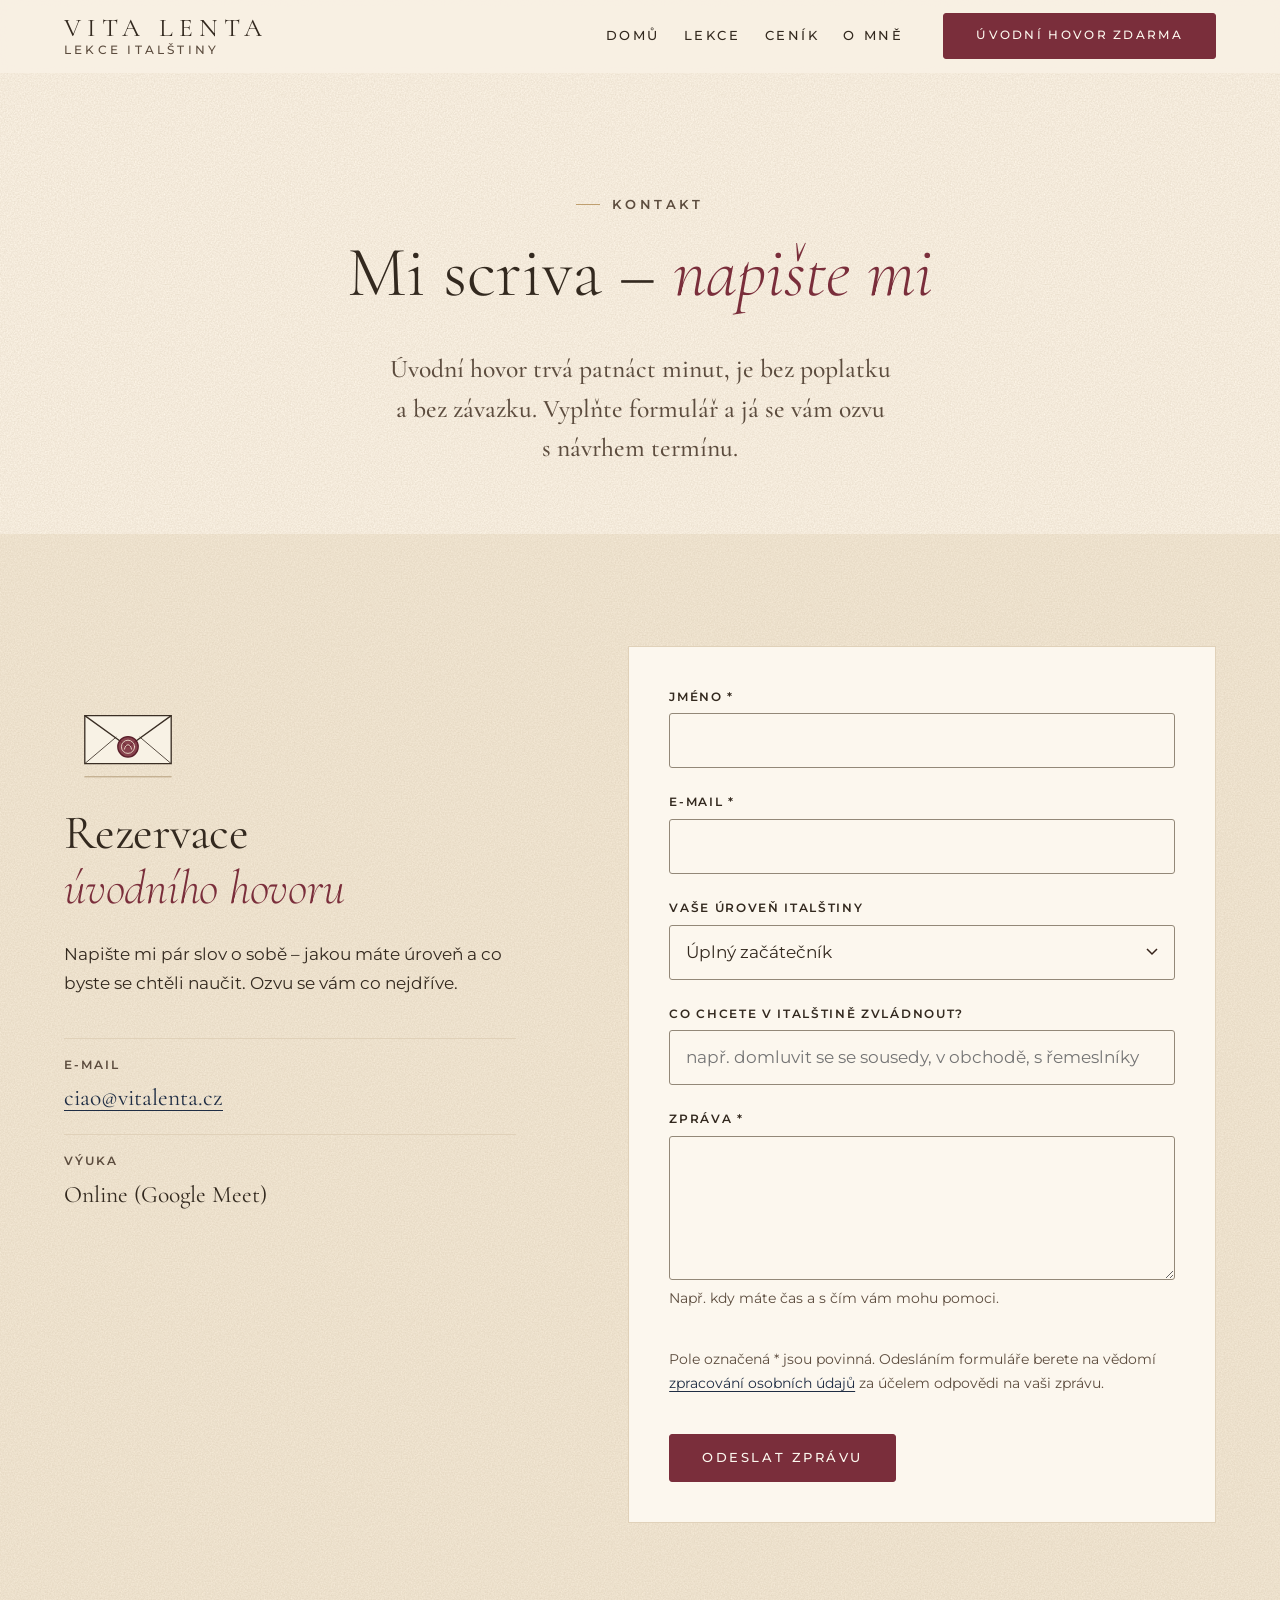
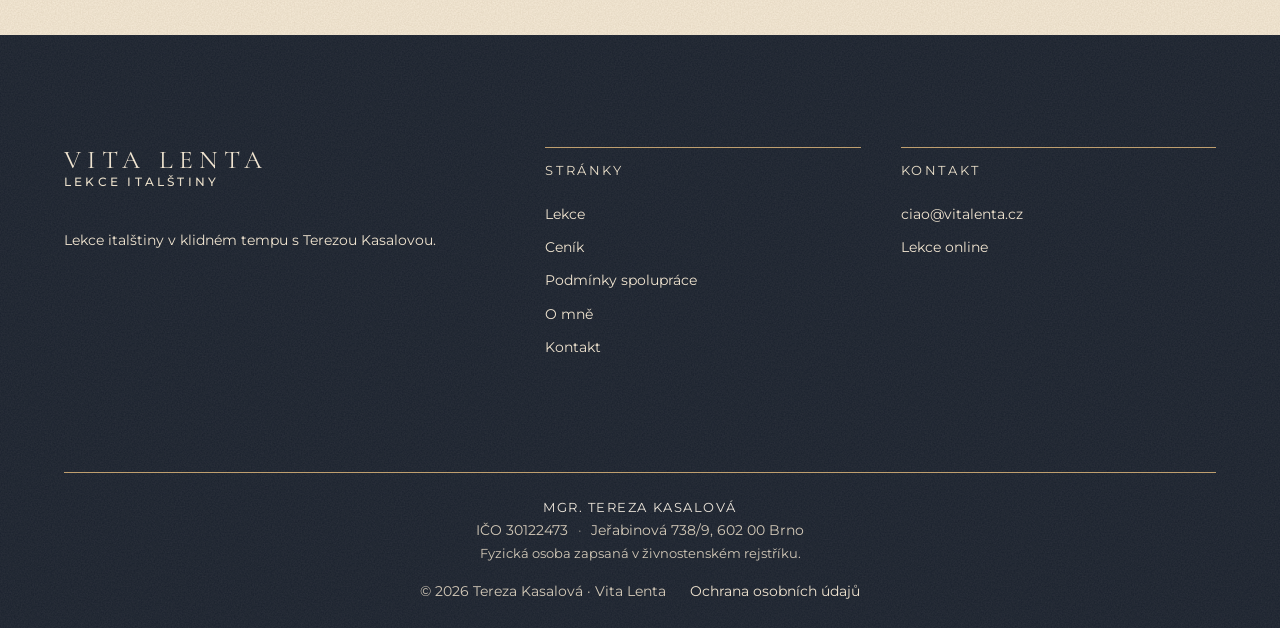
<file: kontakt.html>
<!doctype html>
<html lang="cs">
<head>
  <meta charset="utf-8">
  <meta name="viewport" content="width=device-width, initial-scale=1">
  <title>Kontakt a rezervace úvodního hovoru | Vita Lenta</title>
  <meta name="description" content="Domluvte si úvodní hovor o italštině, bez poplatku a bez závazku. Napište mi přes formulář nebo e-mail a domluvíme termín.">
  <link rel="canonical" href="https://vitalenta.cz/kontakt.html">
  <link rel="icon" href="favicon.ico" sizes="any">
  <link rel="apple-touch-icon" href="apple-touch-icon.png">
  <meta name="theme-color" content="#faf6ef">
  <!-- Sharing preview (Facebook, WhatsApp, LinkedIn…) -->
  <meta property="og:type" content="website">
  <meta property="og:site_name" content="Vita Lenta">
  <meta property="og:locale" content="cs_CZ">
  <meta property="og:title" content="Kontakt a rezervace úvodního hovoru | Vita Lenta">
  <meta property="og:description" content="Domluvte si úvodní hovor o italštině, bez poplatku a bez závazku. Napište mi přes formulář nebo e-mail a domluvíme termín.">
  <meta property="og:url" content="https://vitalenta.cz/kontakt.html">
  <meta property="og:image" content="https://vitalenta.cz/img/og-image.jpg">
  <meta property="og:image:width" content="1200">
  <meta property="og:image:height" content="630">
  <meta property="og:image:alt" content="Tereza Kasalová – lekce italštiny v klidném tempu">
  <meta name="twitter:card" content="summary_large_image">
  <link rel="preload" href="fonts/cormorant-garamond-latin-wght-normal.woff2" as="font" type="font/woff2" crossorigin>
  <link rel="preload" href="fonts/montserrat-latin-wght-normal.woff2" as="font" type="font/woff2" crossorigin>
  <link rel="preload" href="fonts/cormorant-garamond-latin-ext-wght-normal.woff2" as="font" type="font/woff2" crossorigin>
  <link rel="preload" href="fonts/montserrat-latin-ext-wght-normal.woff2" as="font" type="font/woff2" crossorigin>
  <link rel="preload" href="fonts/cormorant-garamond-latin-wght-italic.woff2" as="font" type="font/woff2" crossorigin>
  <link rel="preload" href="fonts/cormorant-garamond-latin-ext-wght-italic.woff2" as="font" type="font/woff2" crossorigin>
  <link rel="stylesheet" href="css/style.css">
  <link rel="stylesheet" href="css/theme-aktivni.css">
  <script>document.documentElement.classList.add("js")</script>
  <script src="js/main.js" defer></script>
</head>
<body>
  <a class="skip-link" href="#obsah">Přeskočit na obsah</a>

  <!-- ===== HEADER ===== -->
  <header class="site-header">
    <div class="container site-header__inner">
      <a class="logo" href="index.html" aria-label="Vita Lenta – úvodní stránka">
        <span class="logo__name">Vita Lenta</span>
        <span class="logo__tagline">Lekce italštiny</span>
      </a>

      <a class="btn btn--small header-cta" href="kontakt.html#rezervace" aria-label="Domluvit si patnáct minut úvodního hovoru zdarma">15 minut zdarma</a>
      <button class="nav-toggle" type="button" aria-expanded="false" aria-controls="site-nav">
        <span class="nav-toggle__label">Menu</span>
        <span class="nav-toggle__icon" aria-hidden="true"></span>
      </button>

      <nav class="site-nav" id="site-nav" aria-label="Hlavní menu">
        <ul class="site-nav__list">
          <li class="site-nav__item"><a class="site-nav__link" href="index.html">Domů</a></li>
          <li class="site-nav__item"><a class="site-nav__link" href="lekce.html">Lekce</a></li>
          <li class="site-nav__item"><a class="site-nav__link" href="cenik.html">Ceník</a></li>
          <li class="site-nav__item"><a class="site-nav__link" href="o-mne.html">O&nbsp;mně</a></li>
        </ul>
        <div class="site-nav__cta">
          <a class="btn btn--small" href="kontakt.html#rezervace" aria-current="page">Úvodní hovor zdarma</a>
        </div>
      </nav>
    </div>
  </header>
  <!-- ===== /HEADER ===== -->

  <main id="obsah">

    <section class="page-intro">
      <div class="container">
        <p class="eyebrow">Kontakt</p>
        <h1>Mi scriva – <em>napište mi</em></h1>
        <p class="lead">Úvodní hovor trvá patnáct minut, je bez poplatku a&nbsp;bez závazku. Vyplňte formulář a&nbsp;já se vám ozvu s&nbsp;návrhem termínu.</p>
      </div>
    </section>

    <section class="section section--travertine" id="rezervace">
      <div class="container contact">

        <div class="contact__info">
          <img class="illustration illustration--start" src="img/ilustrace/obalka.svg" alt="" width="120" height="120" loading="lazy">
          <h2>Rezervace <em>úvodního hovoru</em></h2>
          <p>Napište mi pár slov o&nbsp;sobě – jakou máte úroveň a&nbsp;co byste se chtěli naučit. Ozvu se vám co nejdříve.</p>

          <!-- EDIT: contact details -->
          <dl class="contact__list">
            <div>
              <dt>E-mail</dt>
              <dd><a href="mailto:ciao@vitalenta.cz">ciao@vitalenta.cz</a></dd>
            </div>
            <div>
              <dt>Výuka</dt>
              <dd>Online (Google Meet)</dd>
            </div>
          </dl>
        </div>

        <!-- ==========================================================
             FORM – sent via Formspark (formspark.io).
             ========================================================== -->
        <form class="form contact__form" action="https://submit-form.com/KUHNyriS6" method="POST" data-ajax-form>
          <input type="hidden" name="_redirect" value="https://vitalenta.cz/dekuji.html">
          <input type="hidden" name="_email.subject" value="Nová poptávka z webu Vita Lenta">
          <div class="field">
            <label class="field__label" for="name">Jméno <span aria-hidden="true">*</span></label>
            <input class="field__input" id="name" name="jmeno" type="text" autocomplete="name" required>
          </div>

          <div class="field">
            <label class="field__label" for="email">E-mail <span aria-hidden="true">*</span></label>
            <input class="field__input" id="email" name="email" type="email" autocomplete="email" required>
          </div>

          <div class="field">
            <label class="field__label" for="level">Vaše úroveň italštiny</label>
            <select class="field__input" id="level" name="uroven">
              <option>Úplný začátečník</option>
              <option>Už něco umím, ale ještě se nedomluvím</option>
              <option>Mírně pokročilý</option>
              <option>Nevím</option>
            </select>
          </div>

          <div class="field">
            <label class="field__label" for="goal">Co chcete v&nbsp;italštině zvládnout?</label>
            <input class="field__input" id="goal" name="cil" type="text" placeholder="např. domluvit se se sousedy, v obchodě, s řemeslníky">
          </div>

          <div class="field">
            <label class="field__label" for="message">Zpráva <span aria-hidden="true">*</span></label>
            <textarea class="field__input" id="message" name="zprava" required aria-describedby="message-hint"></textarea>
            <p class="field__hint" id="message-hint">Např. kdy máte čas a&nbsp;s&nbsp;čím vám mohu pomoci.</p>
          </div>

          <!-- Spam protection: people never see this field, bots fill it in -->
          <div class="form__trap" aria-hidden="true">
            <label for="gotcha">Nevyplňujte</label>
            <input id="gotcha" type="text" name="_honeypot" tabindex="-1" autocomplete="off">
          </div>

          <p class="field__hint">Pole označená * jsou povinná. Odesláním formuláře berete na vědomí <a href="ochrana-osobnich-udaju.html">zpracování osobních údajů</a> za účelem odpovědi na vaši zprávu.</p>

          <div>
            <button class="btn" type="submit">Odeslat zprávu</button>
          </div>

          <p class="form__status" role="status" aria-live="polite" hidden></p>
        </form>

      </div>
    </section>

  </main>

  <!-- ===== FOOTER ===== -->
  <footer class="site-footer">
    <div class="container">
      <div class="site-footer__grid">
        <div>
          <a class="logo" href="index.html" aria-label="Vita Lenta – úvodní stránka">
            <span class="logo__name">Vita Lenta</span>
            <span class="logo__tagline">Lekce italštiny</span>
          </a>
          <p class="mt-l">Lekce italštiny v&nbsp;klidném tempu s&nbsp;Terezou Kasalovou.</p>
        </div>
        <nav aria-label="Patička">
          <h2 class="site-footer__title">Stránky</h2>
          <ul class="site-footer__list">
            <li><a href="lekce.html">Lekce</a></li>
            <li><a href="cenik.html">Ceník</a></li>
            <li><a href="podminky.html">Podmínky spolupráce</a></li>
            <li><a href="o-mne.html">O&nbsp;mně</a></li>
            <li><a href="kontakt.html">Kontakt</a></li>
          </ul>
        </nav>
        <div>
          <h2 class="site-footer__title">Kontakt</h2>
          <!-- EDIT: contact details (change on every page) -->
          <ul class="site-footer__list">
            <li><a href="mailto:ciao@vitalenta.cz">ciao@vitalenta.cz</a></li>
            <li>Lekce online</li>
          </ul>
        </div>
      </div>
      <div class="site-footer__legal">
        <p class="site-footer__legal-name">Mgr. Tereza Kasalová</p>
        <p>IČO&nbsp;30122473<span class="site-footer__sep" aria-hidden="true">·</span>Jeřabinová&nbsp;738/9, 602&nbsp;00&nbsp;Brno</p>
        <p class="site-footer__legal-note">Fyzická osoba zapsaná v&nbsp;živnostenském rejstříku.</p>
      </div>
      <div class="site-footer__bottom">
        <p>© 2026 Tereza Kasalová · Vita Lenta</p>
        <p><a href="ochrana-osobnich-udaju.html">Ochrana osobních údajů</a></p>
      </div>
    </div>
  </footer>
  <!-- ===== /FOOTER ===== -->
</body>
</html>
</file>
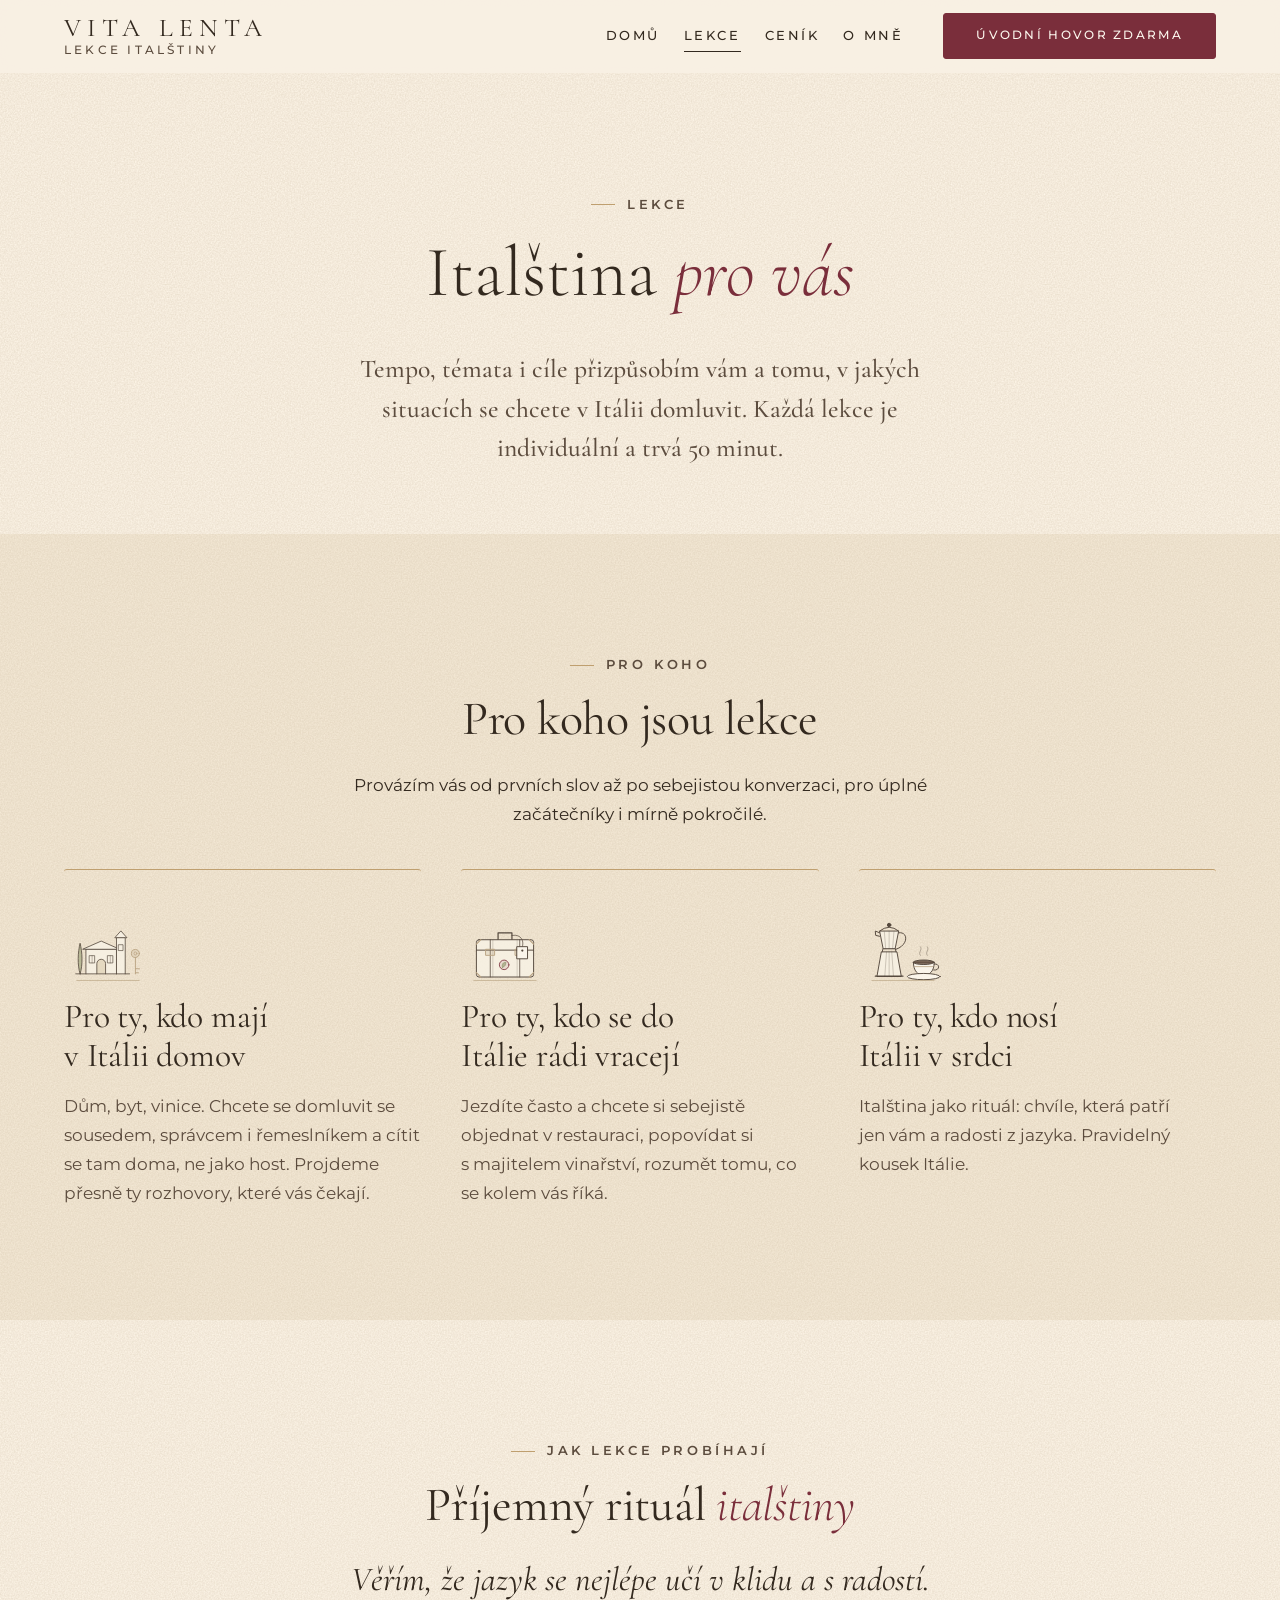
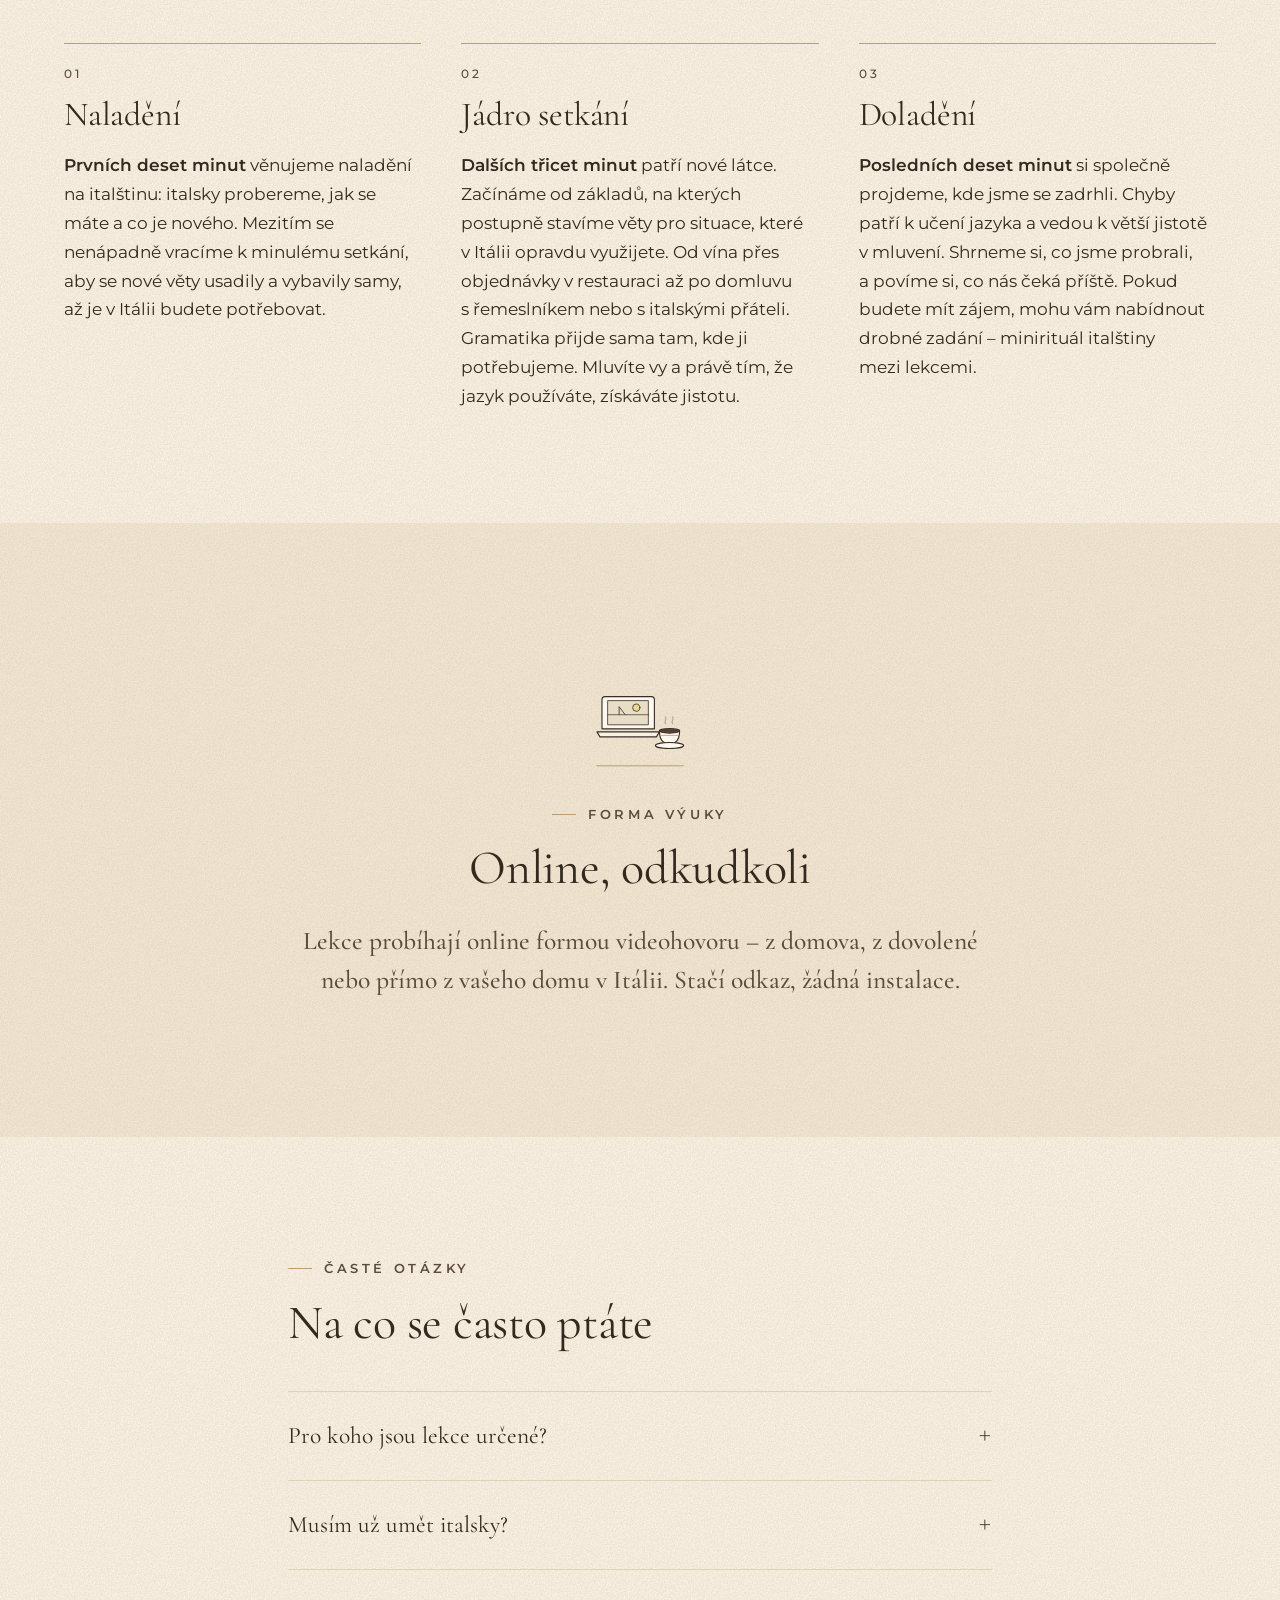
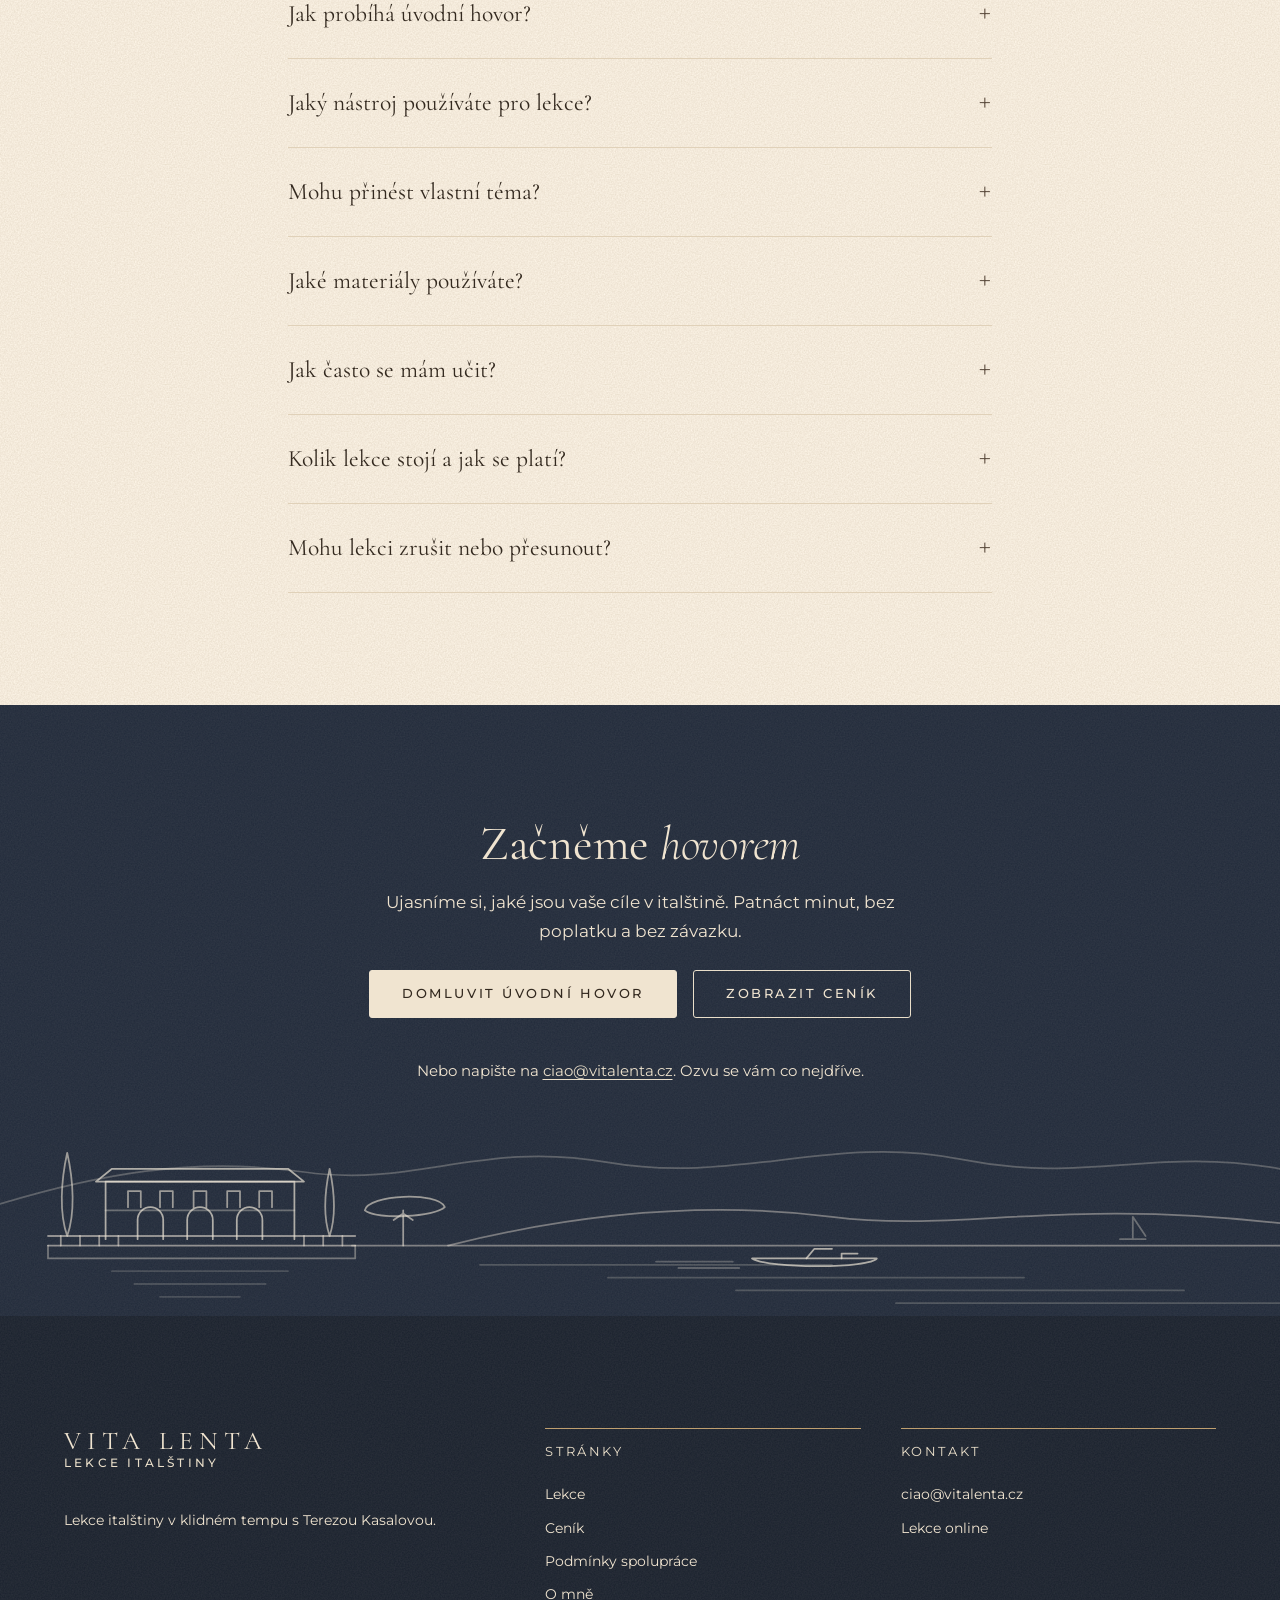
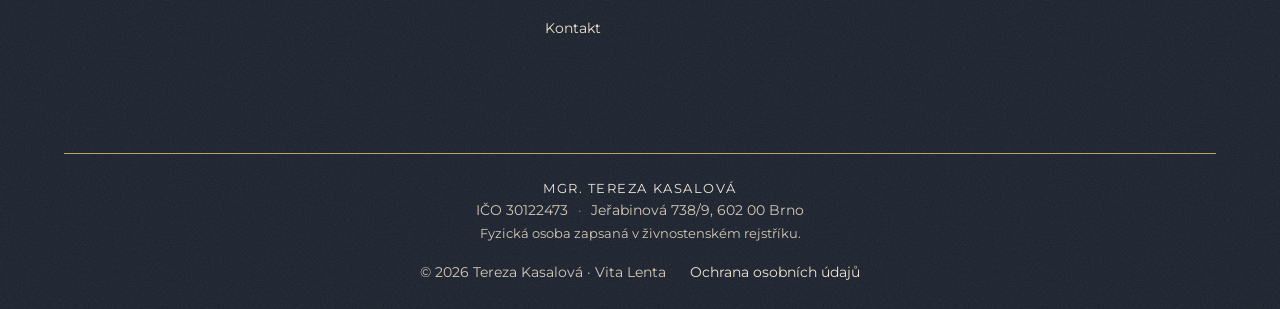
<file: lekce.html>
<!doctype html>
<html lang="cs">
<head>
  <meta charset="utf-8">
  <meta name="viewport" content="width=device-width, initial-scale=1">
  <title>Jak probíhají lekce italštiny online | Vita Lenta</title>
  <meta name="description" content="Individuální lekce italštiny 1:1 online, 50 minut. Materiály na míru, praktické situace z vašeho života v Itálii a klidné tempo bez stresu.">
  <link rel="canonical" href="https://vitalenta.cz/lekce.html">
  <link rel="icon" href="favicon.ico" sizes="any">
  <link rel="apple-touch-icon" href="apple-touch-icon.png">
  <meta name="theme-color" content="#faf6ef">
  <!-- Sharing preview (Facebook, WhatsApp, LinkedIn…) -->
  <meta property="og:type" content="website">
  <meta property="og:site_name" content="Vita Lenta">
  <meta property="og:locale" content="cs_CZ">
  <meta property="og:title" content="Jak probíhají lekce italštiny online | Vita Lenta">
  <meta property="og:description" content="Individuální lekce italštiny 1:1 online, 50 minut. Materiály na míru, praktické situace z vašeho života v Itálii a klidné tempo bez stresu.">
  <meta property="og:url" content="https://vitalenta.cz/lekce.html">
  <meta property="og:image" content="https://vitalenta.cz/img/og-image.jpg">
  <meta property="og:image:width" content="1200">
  <meta property="og:image:height" content="630">
  <meta property="og:image:alt" content="Tereza Kasalová – lekce italštiny v klidném tempu">
  <meta name="twitter:card" content="summary_large_image">
  <link rel="preload" href="fonts/cormorant-garamond-latin-wght-normal.woff2" as="font" type="font/woff2" crossorigin>
  <link rel="preload" href="fonts/montserrat-latin-wght-normal.woff2" as="font" type="font/woff2" crossorigin>
  <link rel="preload" href="fonts/cormorant-garamond-latin-ext-wght-normal.woff2" as="font" type="font/woff2" crossorigin>
  <link rel="preload" href="fonts/montserrat-latin-ext-wght-normal.woff2" as="font" type="font/woff2" crossorigin>
  <link rel="preload" href="fonts/cormorant-garamond-latin-wght-italic.woff2" as="font" type="font/woff2" crossorigin>
  <link rel="preload" href="fonts/cormorant-garamond-latin-ext-wght-italic.woff2" as="font" type="font/woff2" crossorigin>
  <link rel="stylesheet" href="css/style.css">
  <link rel="stylesheet" href="css/theme-aktivni.css">
  <script>document.documentElement.classList.add("js")</script>
  <script src="js/main.js" defer></script>
</head>
<body>
  <a class="skip-link" href="#obsah">Přeskočit na obsah</a>

  <!-- ===== HEADER ===== -->
  <header class="site-header">
    <div class="container site-header__inner">
      <a class="logo" href="index.html" aria-label="Vita Lenta – úvodní stránka">
        <span class="logo__name">Vita Lenta</span>
        <span class="logo__tagline">Lekce italštiny</span>
      </a>

      <a class="btn btn--small header-cta" href="kontakt.html#rezervace" aria-label="Domluvit si patnáct minut úvodního hovoru zdarma">15 minut zdarma</a>
      <button class="nav-toggle" type="button" aria-expanded="false" aria-controls="site-nav">
        <span class="nav-toggle__label">Menu</span>
        <span class="nav-toggle__icon" aria-hidden="true"></span>
      </button>

      <nav class="site-nav" id="site-nav" aria-label="Hlavní menu">
        <ul class="site-nav__list">
          <li class="site-nav__item"><a class="site-nav__link" href="index.html">Domů</a></li>
          <li class="site-nav__item"><a class="site-nav__link" href="lekce.html" aria-current="page">Lekce</a></li>
          <li class="site-nav__item"><a class="site-nav__link" href="cenik.html">Ceník</a></li>
          <li class="site-nav__item"><a class="site-nav__link" href="o-mne.html">O&nbsp;mně</a></li>
        </ul>
        <div class="site-nav__cta">
          <a class="btn btn--small" href="kontakt.html#rezervace">Úvodní hovor zdarma</a>
        </div>
      </nav>
    </div>
  </header>
  <!-- ===== /HEADER ===== -->

  <main id="obsah">

    <section class="page-intro">
      <div class="container">
        <p class="eyebrow">Lekce</p>
        <h1>Italština <em>pro vás</em></h1>
        <p class="lead">Tempo, témata i&nbsp;cíle přizpůsobím vám a&nbsp;tomu, v&nbsp;jakých situacích se chcete v&nbsp;Itálii domluvit. Každá lekce je individuální a&nbsp;trvá 50&nbsp;minut.</p>      </div>
    </section>

    <!-- Who the lessons are for -->
    <section class="section section--travertine">
      <div class="container">
        <div class="section-head section-head--center">
          <p class="eyebrow">Pro koho</p>
          <h2>Pro koho jsou lekce</h2>
          <p>Provázím vás od prvních slov až po sebejistou konverzaci, pro úplné začátečníky i&nbsp;mírně pokročilé.</p>
        </div>
        <div class="grid grid--3">
          <article class="card">
            <img class="card__icon" src="img/ilustrace/vila-klic.svg" alt="" width="88" height="88" loading="lazy">
            <h3 class="card__title">Pro ty, kdo mají v&nbsp;Itálii domov</h3>
            <p class="card__text">Dům, byt, vinice. Chcete se domluvit se sousedem, správcem i&nbsp;řemeslníkem a&nbsp;cítit se tam doma, ne jako host. Projdeme přesně ty rozhovory, které vás čekají.</p>
          </article>
          <article class="card">
            <img class="card__icon" src="img/ilustrace/kufr.svg" alt="" width="88" height="88" loading="lazy">
            <h3 class="card__title">Pro ty, kdo se do Itálie rádi vracejí</h3>
            <p class="card__text">Jezdíte často a&nbsp;chcete si sebejistě objednat v&nbsp;restauraci, popovídat si s&nbsp;majitelem vinařství, rozumět tomu, co se kolem vás říká.</p>
          </article>
          <article class="card">
            <img class="card__icon" src="img/ilustrace/kava.svg" alt="" width="88" height="88" loading="lazy">
            <h3 class="card__title">Pro ty, kdo nosí Itálii v&nbsp;srdci</h3>
            <p class="card__text">Italština jako rituál: chvíle, která patří jen vám a&nbsp;radosti z&nbsp;jazyka. Pravidelný kousek Itálie.</p>
          </article>
        </div>
      </div>
    </section>

    <!-- How a lesson goes -->
    <section class="section">
      <div class="container">
        <div class="section-head section-head--center">
          <p class="eyebrow">Jak lekce probíhají</p>
          <h2>Příjemný rituál <em>italštiny</em></h2>
          <p class="motto">Věřím, že jazyk se nejlépe učí v&nbsp;klidu a&nbsp;s&nbsp;radostí.</p>
        </div>
        <ol class="steps">
          <li class="steps__item">
            <h3 class="steps__title">Naladění</h3>
            <p><strong>Prvních deset minut</strong> věnujeme naladění na italštinu: italsky probereme, jak se máte a&nbsp;co je nového. Mezitím se nenápadně vracíme k&nbsp;minulému setkání, aby se nové věty usadily a&nbsp;vybavily samy, až je v&nbsp;Itálii budete potřebovat.</p>
          </li>
          <li class="steps__item">
            <h3 class="steps__title">Jádro setkání</h3>
            <p><strong>Dalších třicet minut</strong> patří nové látce. Začínáme od základů, na kterých postupně stavíme věty pro situace, které v&nbsp;Itálii opravdu využijete. Od vína přes objednávky v&nbsp;restauraci až po domluvu s&nbsp;řemeslníkem nebo s&nbsp;italskými přáteli. Gramatika přijde sama tam, kde ji potřebujeme. Mluvíte vy a&nbsp;právě tím, že jazyk používáte, získáváte jistotu.</p>
          </li>
          <li class="steps__item">
            <h3 class="steps__title">Doladění</h3>
            <p><strong>Posledních deset minut</strong> si společně projdeme, kde jsme se zadrhli. Chyby patří k&nbsp;učení jazyka a&nbsp;vedou k&nbsp;větší jistotě v&nbsp;mluvení. Shrneme si, co jsme probrali, a&nbsp;povíme si, co nás čeká příště. Pokud budete mít zájem, mohu vám nabídnout drobné zadání – minirituál italštiny mezi lekcemi.</p>
          </li>
        </ol>
      </div>
    </section>

    <!-- Format -->
    <section class="section section--travertine">
      <div class="container container--narrow text-center">
        <img class="illustration" src="img/ilustrace/notebook.svg" alt="" width="120" height="120" loading="lazy">
        <p class="eyebrow">Forma výuky</p>
        <h2>Online, odkudkoli</h2>
        <p class="lead">Lekce probíhají online formou videohovoru – z&nbsp;domova, z&nbsp;dovolené nebo přímo z&nbsp;vašeho domu v&nbsp;Itálii. Stačí odkaz, žádná instalace.</p>
      </div>
    </section>

    <!-- FAQ -->
    <section class="section">
      <div class="container container--narrow">
        <div class="section-head">
          <p class="eyebrow">Časté otázky</p>
          <h2>Na co se často ptáte</h2>
        </div>
        <div class="faq">
          <details class="faq__item">
            <summary class="faq__question">Pro koho jsou lekce určené?</summary>
            <div class="faq__answer"><p>Pro dospělé, kteří se chtějí v&nbsp;italštině domluvit v&nbsp;běžném životě – zejména pro majitele nemovitostí v&nbsp;Itálii a&nbsp;ty, kdo tam často jezdí. Provázím vás od prvních slov až po sebejistou konverzaci, pro úplné začátečníky i&nbsp;mírně pokročilé.</p></div>
          </details>
          <details class="faq__item">
            <summary class="faq__question">Musím už umět italsky?</summary>
            <div class="faq__answer"><p>Ne. Začínáme tam, kde jste, a&nbsp;postupujeme v&nbsp;tempu, které vám vyhovuje.</p></div>
          </details>
          <details class="faq__item">
            <summary class="faq__question">Jak probíhá úvodní hovor?</summary>
            <div class="faq__answer"><p>Trvá patnáct minut, je bez poplatku a&nbsp;bez závazku. Seznámíme se, ujasníme si vaše cíle a&nbsp;úroveň a&nbsp;společně navrhneme, jak budou naše setkání vypadat.</p></div>
          </details>
          <details class="faq__item">
            <summary class="faq__question">Jaký nástroj používáte pro lekce?</summary>
            <div class="faq__answer"><p>Lekce probíhají online formou videohovoru přes Google Meet, případně jiný nástroj po domluvě. Stačí odkaz, žádná instalace.</p></div>
          </details>
          <details class="faq__item">
            <summary class="faq__question">Mohu přinést vlastní téma?</summary>
            <div class="faq__answer"><p>Rozhodně. Můžeme projít zprávu řemeslníkovi, domluvu se sousedem nebo cokoli, co právě v&nbsp;Itálii řešíte.</p></div>
          </details>
          <details class="faq__item">
            <summary class="faq__question">Jaké materiály používáte?</summary>
            <div class="faq__answer"><p>Vycházím z&nbsp;moderních učebnic (Dieci, Nuovo Espresso) a&nbsp;připravuji vlastní podklady podle vašich potřeb. Učebnici kupovat nemusíte.</p></div>
          </details>
          <details class="faq__item">
            <summary class="faq__question">Jak často se mám učit?</summary>
            <div class="faq__answer"><p>Nejlépe funguje pravidelnost. Doporučuji dvě setkání týdně. Italština tak zůstane v&nbsp;hlavě i&nbsp;mezi lekcemi a&nbsp;pokrok je znát rychle. Kdo má méně času, může začít jednou týdně.</p></div>
          </details>
          <details class="faq__item">
            <summary class="faq__question">Kolik lekce stojí a&nbsp;jak se platí?</summary>
            <div class="faq__answer"><p>6&nbsp;400&nbsp;Kč měsíčně (2× týdně), 3&nbsp;200&nbsp;Kč měsíčně (1× týdně). Program se platí vždy na měsíc dopředu fakturou. Podrobnosti najdete v&nbsp;<a href="cenik.html">ceníku</a>.</p></div>
          </details>
          <details class="faq__item">
            <summary class="faq__question">Mohu lekci zrušit nebo přesunout?</summary>
            <div class="faq__answer"><p>Setkání lze přesunout nejpozději 24&nbsp;hodin předem. Později zrušené setkání se počítá jako uskutečněné. Více v&nbsp;<a href="podminky.html">podmínkách spolupráce</a>.</p></div>
          </details>
        </div>
      </div>
    </section>

    <!-- CTA -->
    <section class="section section--dark section--landscape">
      <div class="container cta">
        <h2 class="cta__title">Začněme <em>hovorem</em></h2>
        <p class="cta__text">Ujasníme si, jaké jsou vaše cíle v&nbsp;italštině. Patnáct minut, bez poplatku a&nbsp;bez závazku.</p>
        <div class="btn-group">
          <a class="btn btn--light" href="kontakt.html#rezervace">Domluvit úvodní hovor</a>
          <a class="btn btn--light-outline" href="cenik.html">Zobrazit ceník</a>
        </div>
        <p class="cta__note">Nebo napište na <a href="mailto:ciao@vitalenta.cz">ciao@vitalenta.cz</a>. Ozvu se vám co nejdříve.</p>
      </div>
    </section>

  </main>

  <!-- ===== FOOTER ===== -->
  <footer class="site-footer">
    <div class="container">
      <div class="site-footer__grid">
        <div>
          <a class="logo" href="index.html" aria-label="Vita Lenta – úvodní stránka">
            <span class="logo__name">Vita Lenta</span>
            <span class="logo__tagline">Lekce italštiny</span>
          </a>
          <p class="mt-l">Lekce italštiny v&nbsp;klidném tempu s&nbsp;Terezou Kasalovou.</p>
        </div>
        <nav aria-label="Patička">
          <h2 class="site-footer__title">Stránky</h2>
          <ul class="site-footer__list">
            <li><a href="lekce.html">Lekce</a></li>
            <li><a href="cenik.html">Ceník</a></li>
            <li><a href="podminky.html">Podmínky spolupráce</a></li>
            <li><a href="o-mne.html">O&nbsp;mně</a></li>
            <li><a href="kontakt.html">Kontakt</a></li>
          </ul>
        </nav>
        <div>
          <h2 class="site-footer__title">Kontakt</h2>
          <!-- EDIT: contact details (change on every page) -->
          <ul class="site-footer__list">
            <li><a href="mailto:ciao@vitalenta.cz">ciao@vitalenta.cz</a></li>
            <li>Lekce online</li>
          </ul>
        </div>
      </div>
      <div class="site-footer__legal">
        <p class="site-footer__legal-name">Mgr. Tereza Kasalová</p>
        <p>IČO&nbsp;30122473<span class="site-footer__sep" aria-hidden="true">·</span>Jeřabinová&nbsp;738/9, 602&nbsp;00&nbsp;Brno</p>
        <p class="site-footer__legal-note">Fyzická osoba zapsaná v&nbsp;živnostenském rejstříku.</p>
      </div>
      <div class="site-footer__bottom">
        <p>© 2026 Tereza Kasalová · Vita Lenta</p>
        <p><a href="ochrana-osobnich-udaju.html">Ochrana osobních údajů</a></p>
      </div>
    </div>
  </footer>
  <!-- ===== /FOOTER ===== -->
</body>
</html>
</file>
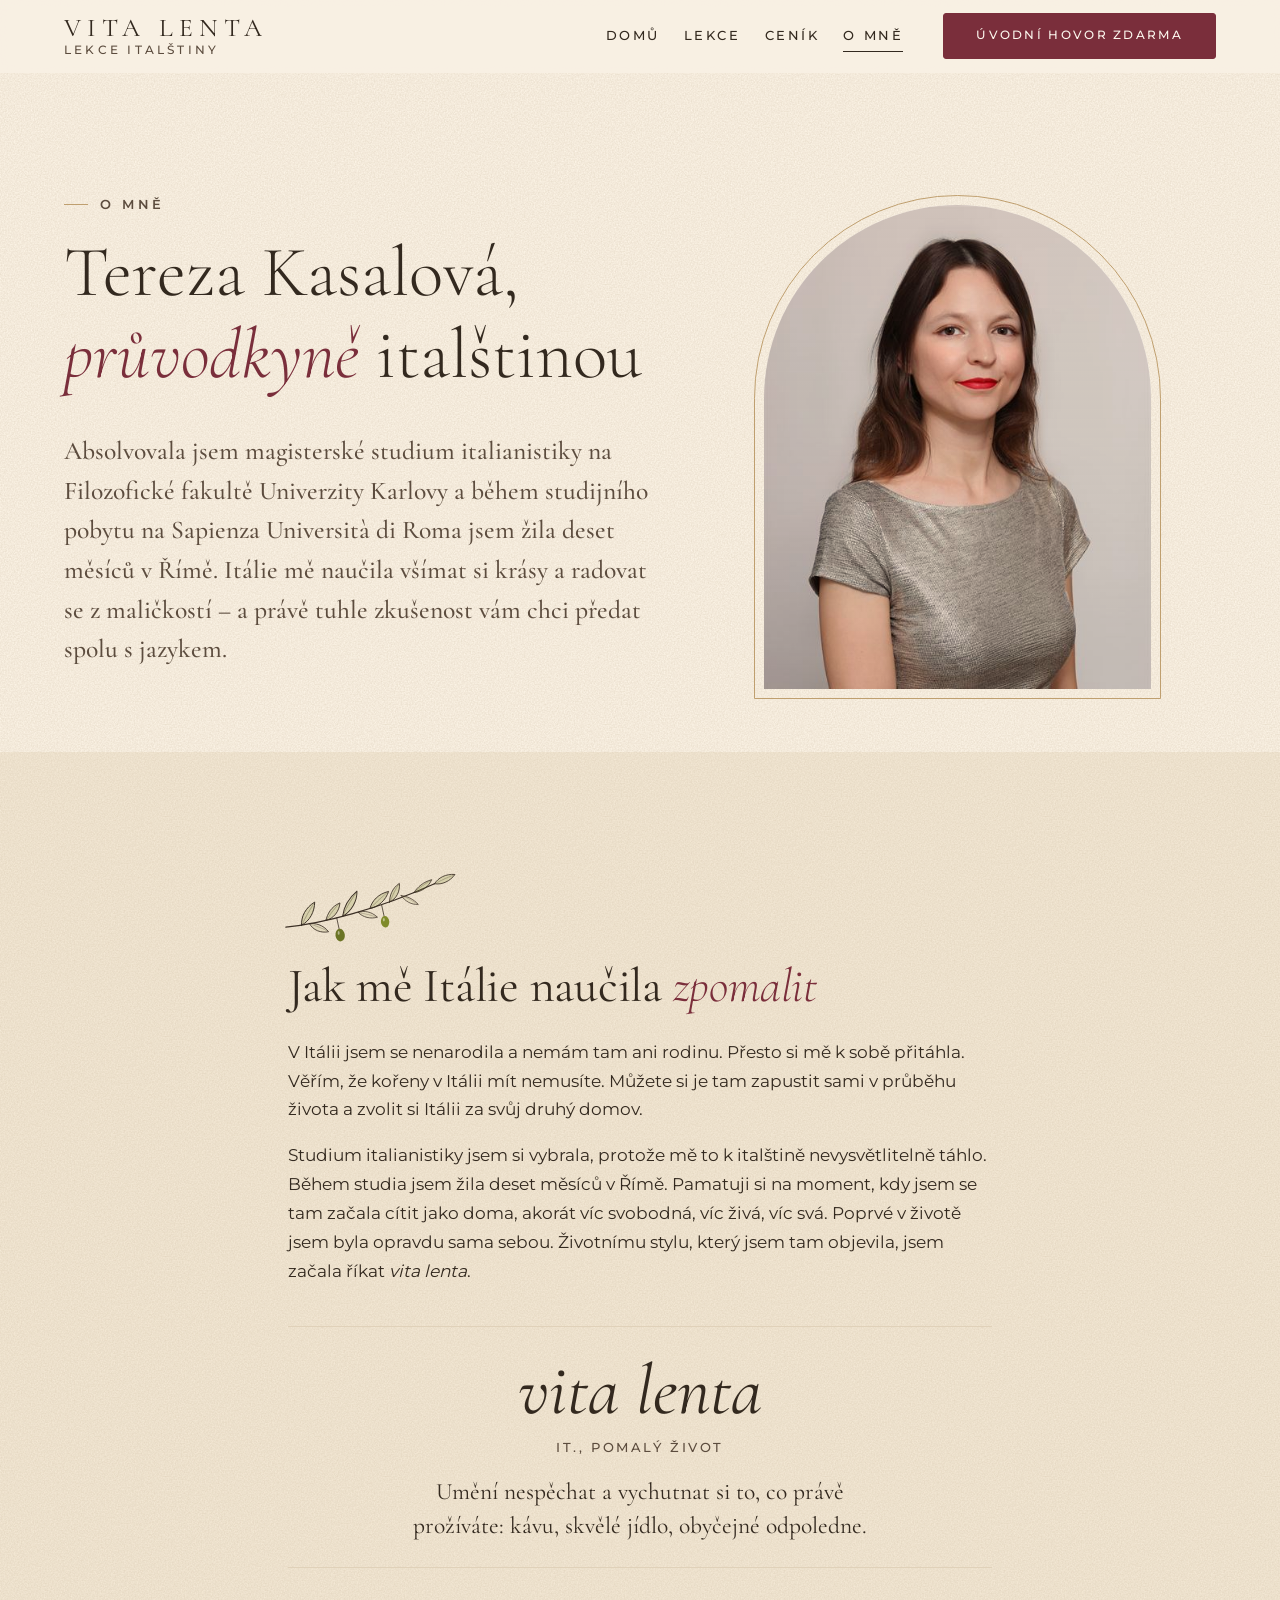
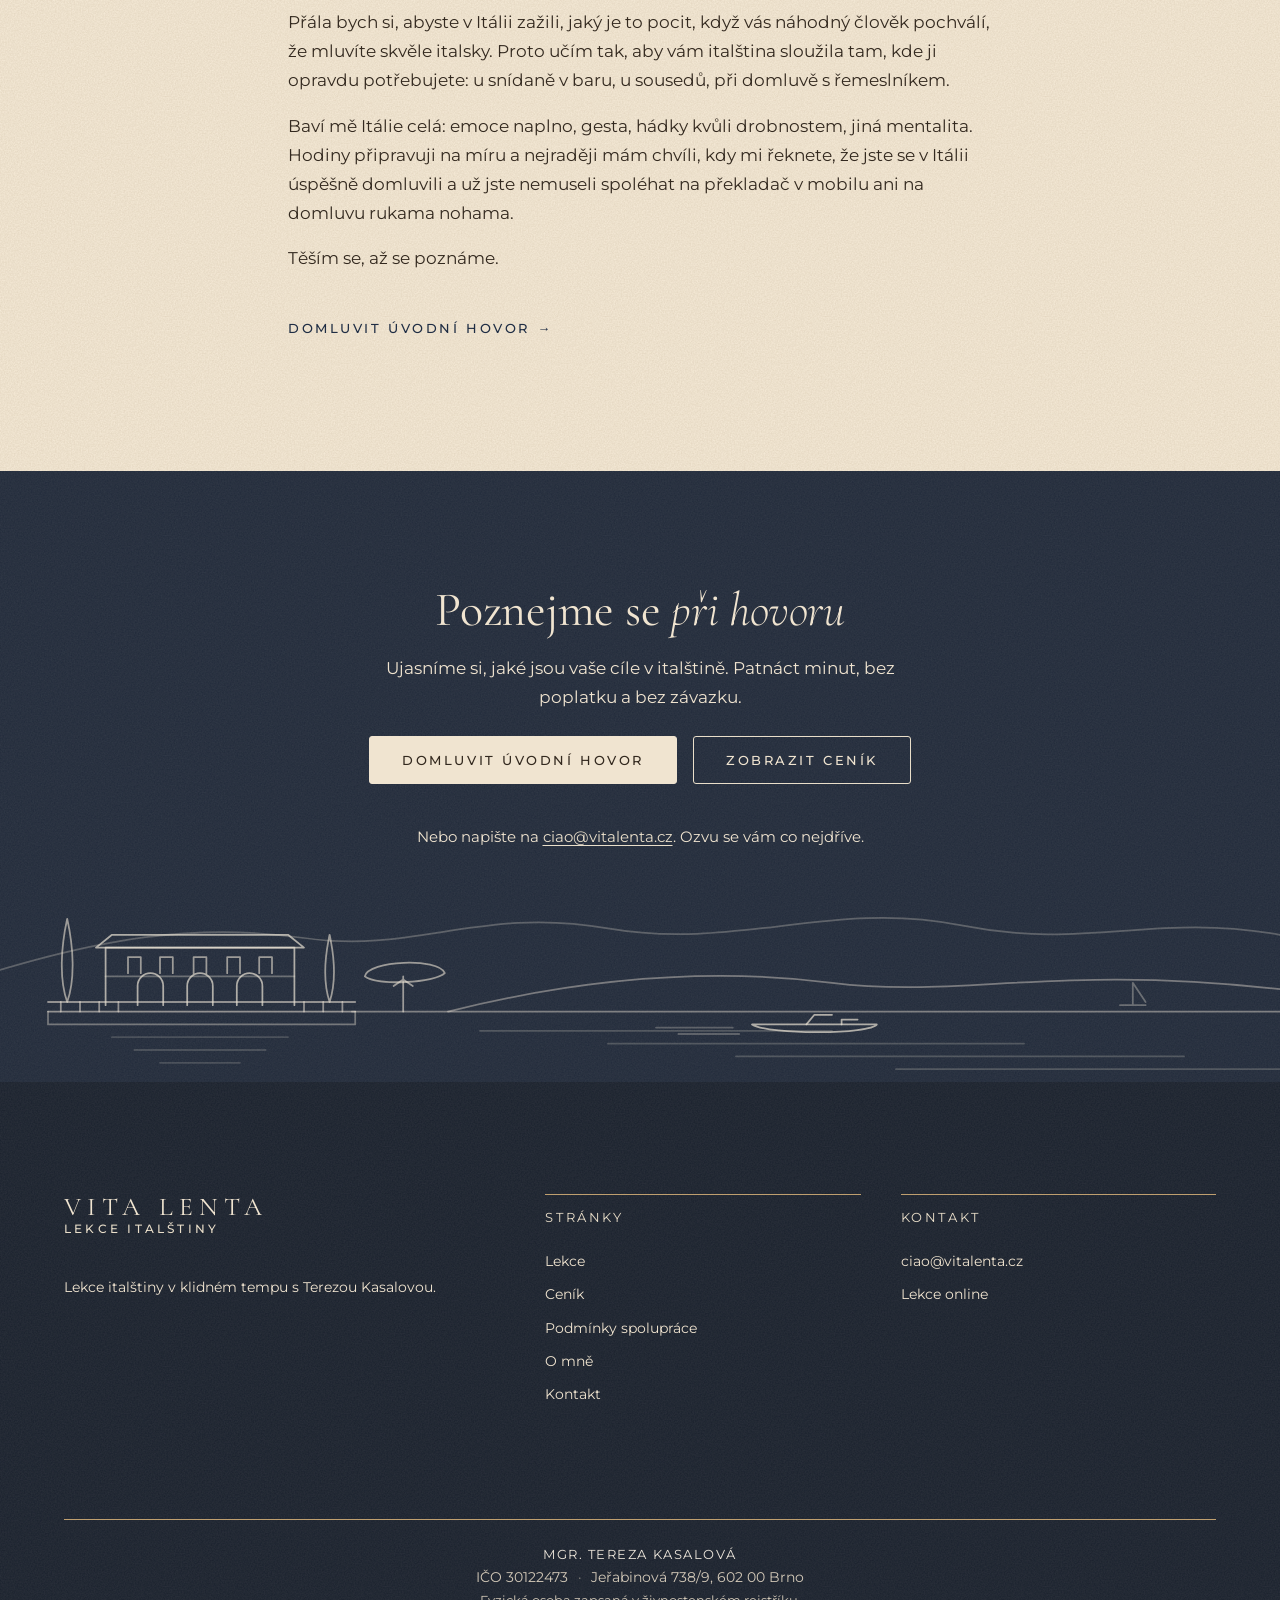
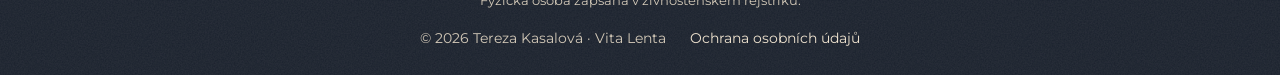
<file: o-mne.html>
<!doctype html>
<html lang="cs">
<head>
  <meta charset="utf-8">
  <meta name="viewport" content="width=device-width, initial-scale=1">
  <title>O mně – Tereza Kasalová, lektorka italštiny | Vita Lenta</title>
  <meta name="description" content="Jsem Tereza Kasalová, absolventka italianistiky na FF UK. Provázím vás italštinou i italským způsobem života, v klidném tempu a s ohledem na to, co potřebujete říct.">
  <link rel="canonical" href="https://vitalenta.cz/o-mne.html">
  <link rel="icon" href="favicon.ico" sizes="any">
  <link rel="apple-touch-icon" href="apple-touch-icon.png">
  <meta name="theme-color" content="#faf6ef">
  <!-- Sharing preview (Facebook, WhatsApp, LinkedIn…) -->
  <meta property="og:type" content="website">
  <meta property="og:site_name" content="Vita Lenta">
  <meta property="og:locale" content="cs_CZ">
  <meta property="og:title" content="O mně – Tereza Kasalová, lektorka italštiny | Vita Lenta">
  <meta property="og:description" content="Jsem Tereza Kasalová, absolventka italianistiky na FF UK. Provázím vás italštinou i italským způsobem života, v klidném tempu a s ohledem na to, co potřebujete říct.">
  <meta property="og:url" content="https://vitalenta.cz/o-mne.html">
  <meta property="og:image" content="https://vitalenta.cz/img/og-image.jpg">
  <meta property="og:image:width" content="1200">
  <meta property="og:image:height" content="630">
  <meta property="og:image:alt" content="Tereza Kasalová – lekce italštiny v klidném tempu">
  <meta name="twitter:card" content="summary_large_image">
  <link rel="preload" href="fonts/cormorant-garamond-latin-wght-normal.woff2" as="font" type="font/woff2" crossorigin>
  <link rel="preload" href="fonts/montserrat-latin-wght-normal.woff2" as="font" type="font/woff2" crossorigin>
  <link rel="preload" href="fonts/cormorant-garamond-latin-ext-wght-normal.woff2" as="font" type="font/woff2" crossorigin>
  <link rel="preload" href="fonts/montserrat-latin-ext-wght-normal.woff2" as="font" type="font/woff2" crossorigin>
  <link rel="preload" href="fonts/cormorant-garamond-latin-wght-italic.woff2" as="font" type="font/woff2" crossorigin>
  <link rel="preload" href="fonts/cormorant-garamond-latin-ext-wght-italic.woff2" as="font" type="font/woff2" crossorigin>
  <link rel="stylesheet" href="css/style.css">
  <link rel="stylesheet" href="css/theme-aktivni.css">
  <script>document.documentElement.classList.add("js")</script>
  <script src="js/main.js" defer></script>
</head>
<body>
  <a class="skip-link" href="#obsah">Přeskočit na obsah</a>

  <!-- ===== HEADER ===== -->
  <header class="site-header">
    <div class="container site-header__inner">
      <a class="logo" href="index.html" aria-label="Vita Lenta – úvodní stránka">
        <span class="logo__name">Vita Lenta</span>
        <span class="logo__tagline">Lekce italštiny</span>
      </a>

      <a class="btn btn--small header-cta" href="kontakt.html#rezervace" aria-label="Domluvit si patnáct minut úvodního hovoru zdarma">15 minut zdarma</a>
      <button class="nav-toggle" type="button" aria-expanded="false" aria-controls="site-nav">
        <span class="nav-toggle__label">Menu</span>
        <span class="nav-toggle__icon" aria-hidden="true"></span>
      </button>

      <nav class="site-nav" id="site-nav" aria-label="Hlavní menu">
        <ul class="site-nav__list">
          <li class="site-nav__item"><a class="site-nav__link" href="index.html">Domů</a></li>
          <li class="site-nav__item"><a class="site-nav__link" href="lekce.html">Lekce</a></li>
          <li class="site-nav__item"><a class="site-nav__link" href="cenik.html">Ceník</a></li>
          <li class="site-nav__item"><a class="site-nav__link" href="o-mne.html" aria-current="page">O&nbsp;mně</a></li>
        </ul>
        <div class="site-nav__cta">
          <a class="btn btn--small" href="kontakt.html#rezervace">Úvodní hovor zdarma</a>
        </div>
      </nav>
    </div>
  </header>
  <!-- ===== /HEADER ===== -->

  <main id="obsah">

    <section class="section hero">
      <div class="container split">
        <div>
          <p class="eyebrow">O&nbsp;mně</p>
          <h1>Tereza Kasalová, <em>průvodkyně</em> italštinou</h1>
          <!-- EDIT: intro -->
          <p class="lead">Absolvovala jsem magisterské studium italianistiky na Filozofické fakultě Univerzity Karlovy a&nbsp;během studijního pobytu na Sapienza Università di Roma jsem žila deset měsíců v&nbsp;Římě. Itálie mě naučila všímat si krásy a&nbsp;radovat se z&nbsp;maličkostí – a&nbsp;právě tuhle zkušenost vám chci předat spolu s&nbsp;jazykem.</p>
        </div>
        <div class="portrait">
          <img src="img/portret-800.jpg"
               srcset="img/portret-480.jpg 480w, img/portret-800.jpg 800w, img/portret-1200.jpg 1200w"
               sizes="(min-width: 48em) 28rem, calc(100vw - 4rem)"
               width="800" height="1000" fetchpriority="high" decoding="async"
               alt="Tereza Kasalová, lektorka italštiny">
        </div>
      </div>
    </section>

    <!-- Story -->
    <section class="section section--travertine">
      <div class="container container--narrow">
        <img class="illustration illustration--wide illustration--start" src="img/ilustrace/olivy.svg" alt="" width="176" height="78" loading="lazy">
        <h2>Jak mě Itálie naučila <em>zpomalit</em></h2>
        <!-- EDIT: your story – as many paragraphs as you like -->
        <p>V&nbsp;Itálii jsem se nenarodila a&nbsp;nemám tam ani rodinu. Přesto si mě k&nbsp;sobě přitáhla. Věřím, že kořeny v&nbsp;Itálii mít nemusíte. Můžete si je tam zapustit sami v&nbsp;průběhu života a&nbsp;zvolit si Itálii za svůj druhý domov.</p>
        <p>Studium italianistiky jsem si vybrala, protože mě to k&nbsp;italštině nevysvětlitelně táhlo. Během studia jsem žila deset měsíců v&nbsp;Římě. Pamatuji si na moment, kdy jsem se tam začala cítit jako doma, akorát víc svobodná, víc živá, víc svá. Poprvé v&nbsp;životě jsem byla opravdu sama sebou. Životnímu stylu, který jsem tam objevila, jsem začala říkat <em>vita lenta</em>.</p>
        <aside class="definition" aria-label="Význam názvu Vita Lenta">
          <p class="definition__term"><em>vita lenta</em></p>
          <p class="definition__lang">it., pomalý život</p>
          <p class="definition__text">Umění nespěchat a&nbsp;vychutnat si to, co právě prožíváte: kávu, skvělé jídlo, obyčejné odpoledne.</p>
        </aside>
        <p>Přála bych si, abyste v&nbsp;Itálii zažili, jaký je to pocit, když vás náhodný člověk pochválí, že mluvíte skvěle italsky. Proto učím tak, aby vám italština sloužila tam, kde ji opravdu potřebujete: u&nbsp;snídaně v&nbsp;baru, u&nbsp;sousedů, při domluvě s&nbsp;řemeslníkem.</p>
        <p>Baví mě Itálie celá: emoce naplno, gesta, hádky kvůli drobnostem, jiná mentalita. Hodiny připravuji na míru a&nbsp;nejraději mám chvíli, kdy mi řeknete, že jste se v&nbsp;Itálii úspěšně domluvili a&nbsp;už jste nemuseli spoléhat na překladač v&nbsp;mobilu ani na domluvu rukama nohama.</p>
        <p>Těším se, až se poznáme.</p>
        <p class="mt-l"><a class="link-arrow" href="kontakt.html#rezervace">Domluvit úvodní hovor</a></p>
      </div>
    </section>

    <!-- CTA -->
    <section class="section section--dark section--landscape">
      <div class="container cta">
        <h2 class="cta__title">Poznejme se <em>při hovoru</em></h2>
        <p class="cta__text">Ujasníme si, jaké jsou vaše cíle v&nbsp;italštině. Patnáct minut, bez poplatku a&nbsp;bez závazku.</p>
        <div class="btn-group">
          <a class="btn btn--light" href="kontakt.html#rezervace">Domluvit úvodní hovor</a>
          <a class="btn btn--light-outline" href="cenik.html">Zobrazit ceník</a>
        </div>
        <p class="cta__note">Nebo napište na <a href="mailto:ciao@vitalenta.cz">ciao@vitalenta.cz</a>. Ozvu se vám co nejdříve.</p>
      </div>
    </section>

  </main>

  <!-- ===== FOOTER ===== -->
  <footer class="site-footer">
    <div class="container">
      <div class="site-footer__grid">
        <div>
          <a class="logo" href="index.html" aria-label="Vita Lenta – úvodní stránka">
            <span class="logo__name">Vita Lenta</span>
            <span class="logo__tagline">Lekce italštiny</span>
          </a>
          <p class="mt-l">Lekce italštiny v&nbsp;klidném tempu s&nbsp;Terezou Kasalovou.</p>
        </div>
        <nav aria-label="Patička">
          <h2 class="site-footer__title">Stránky</h2>
          <ul class="site-footer__list">
            <li><a href="lekce.html">Lekce</a></li>
            <li><a href="cenik.html">Ceník</a></li>
            <li><a href="podminky.html">Podmínky spolupráce</a></li>
            <li><a href="o-mne.html">O&nbsp;mně</a></li>
            <li><a href="kontakt.html">Kontakt</a></li>
          </ul>
        </nav>
        <div>
          <h2 class="site-footer__title">Kontakt</h2>
          <!-- EDIT: contact details (change on every page) -->
          <ul class="site-footer__list">
            <li><a href="mailto:ciao@vitalenta.cz">ciao@vitalenta.cz</a></li>
            <li>Lekce online</li>
          </ul>
        </div>
      </div>
      <div class="site-footer__legal">
        <p class="site-footer__legal-name">Mgr. Tereza Kasalová</p>
        <p>IČO&nbsp;30122473<span class="site-footer__sep" aria-hidden="true">·</span>Jeřabinová&nbsp;738/9, 602&nbsp;00&nbsp;Brno</p>
        <p class="site-footer__legal-note">Fyzická osoba zapsaná v&nbsp;živnostenském rejstříku.</p>
      </div>
      <div class="site-footer__bottom">
        <p>© 2026 Tereza Kasalová · Vita Lenta</p>
        <p><a href="ochrana-osobnich-udaju.html">Ochrana osobních údajů</a></p>
      </div>
    </div>
  </footer>
  <!-- ===== /FOOTER ===== -->
</body>
</html>
</file>
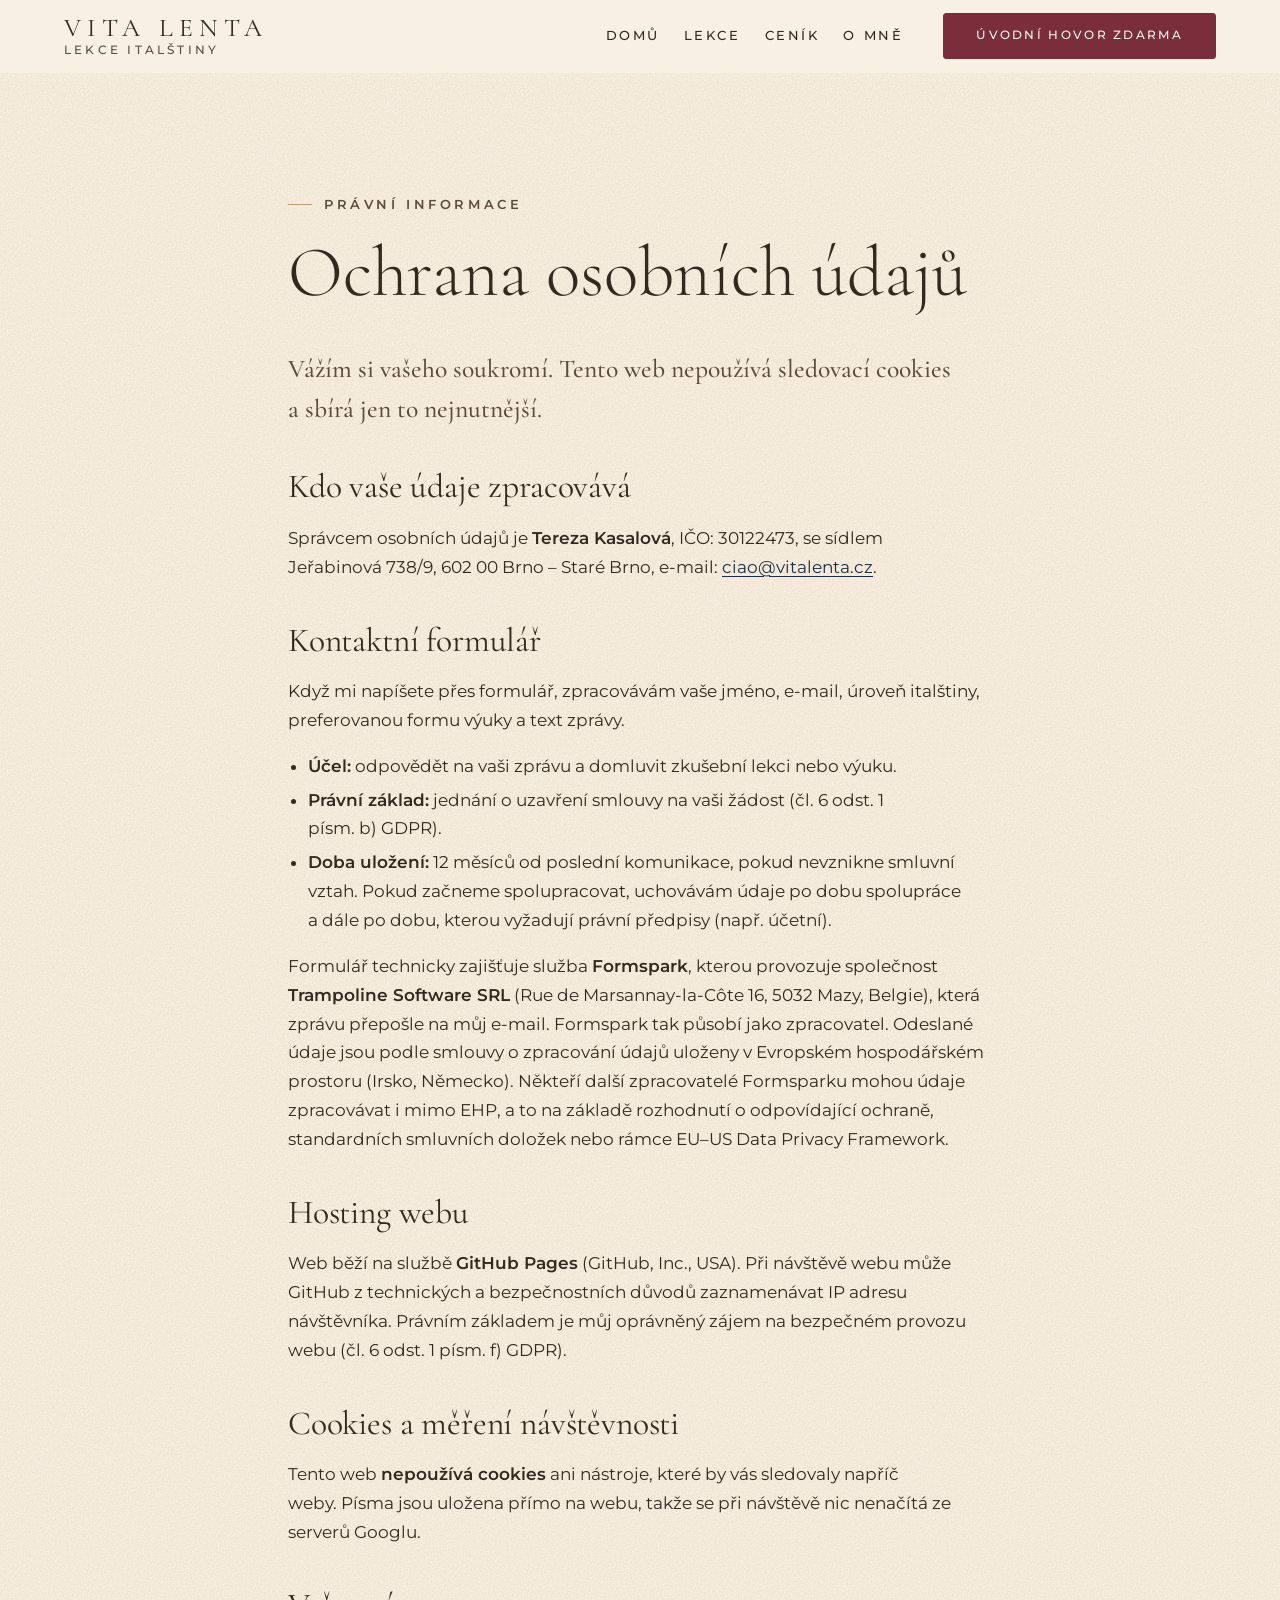
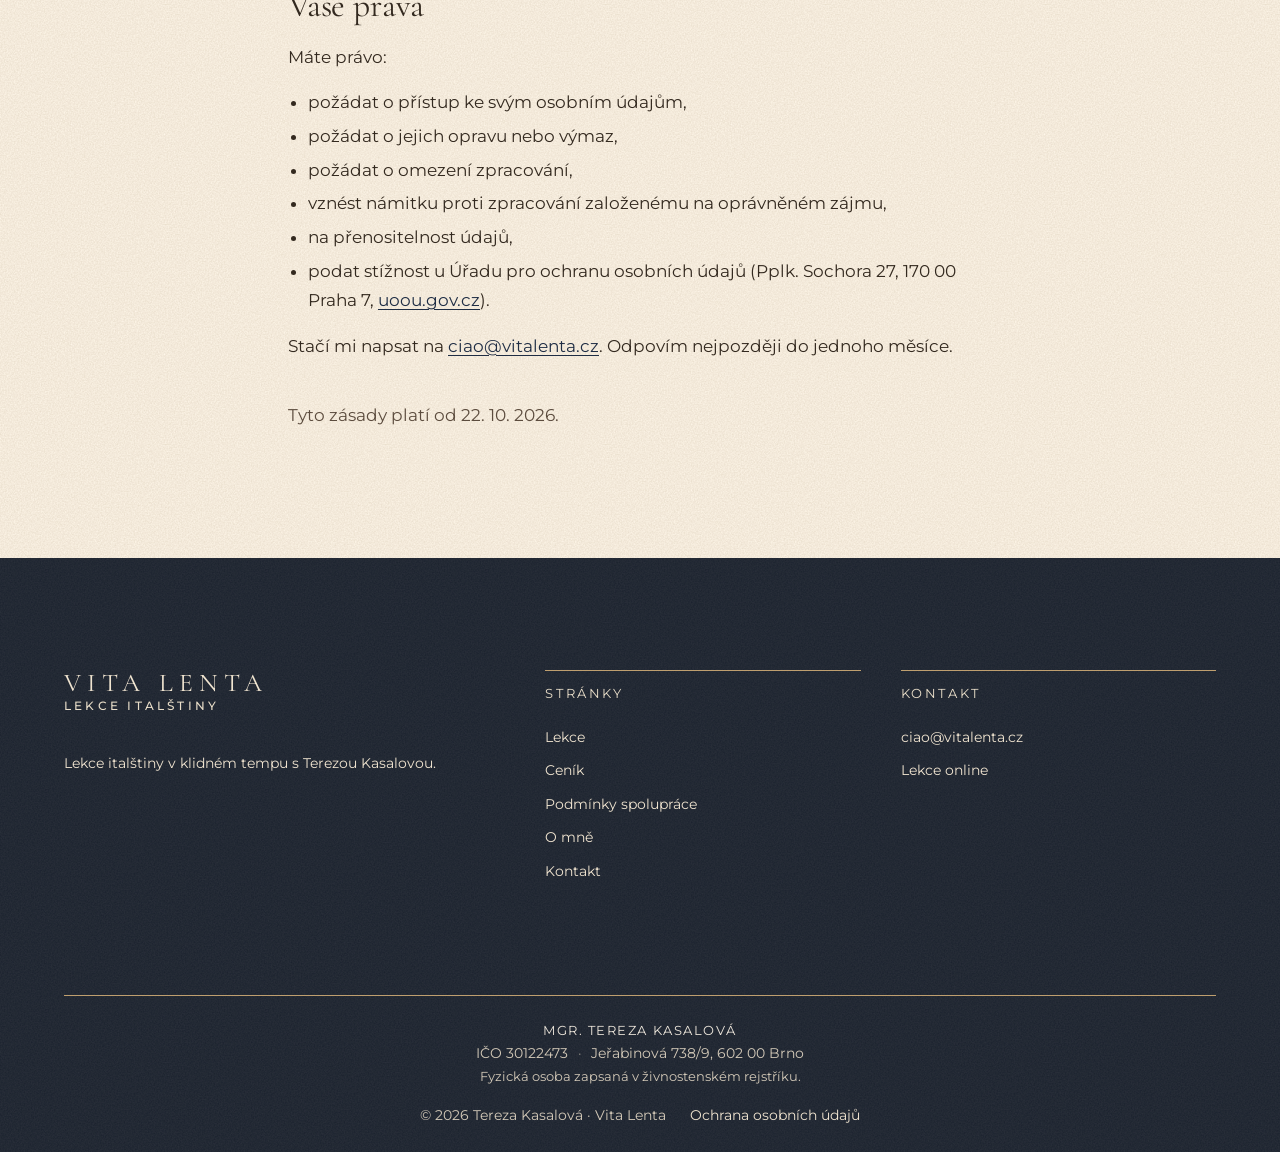
<file: ochrana-osobnich-udaju.html>
<!doctype html>
<html lang="cs">
<head>
  <meta charset="utf-8">
  <meta name="viewport" content="width=device-width, initial-scale=1">
  <title>Ochrana osobních údajů | Vita Lenta</title>
  <meta name="description" content="Jak web Vita Lenta zpracovává osobní údaje: kontaktní formulář, hosting, žádné sledovací cookies.">
  <link rel="canonical" href="https://vitalenta.cz/ochrana-osobnich-udaju.html">
  <link rel="icon" href="favicon.ico" sizes="any">
  <link rel="apple-touch-icon" href="apple-touch-icon.png">
  <meta name="theme-color" content="#faf6ef">
  <!-- Sharing preview (Facebook, WhatsApp, LinkedIn…) -->
  <meta property="og:type" content="website">
  <meta property="og:site_name" content="Vita Lenta">
  <meta property="og:locale" content="cs_CZ">
  <meta property="og:title" content="Ochrana osobních údajů | Vita Lenta">
  <meta property="og:description" content="Jak web Vita Lenta zpracovává osobní údaje: kontaktní formulář, hosting, žádné sledovací cookies.">
  <meta property="og:url" content="https://vitalenta.cz/ochrana-osobnich-udaju.html">
  <meta property="og:image" content="https://vitalenta.cz/img/og-image.jpg">
  <meta property="og:image:width" content="1200">
  <meta property="og:image:height" content="630">
  <meta property="og:image:alt" content="Tereza Kasalová – lekce italštiny v klidném tempu">
  <meta name="twitter:card" content="summary_large_image">
  <link rel="preload" href="fonts/cormorant-garamond-latin-wght-normal.woff2" as="font" type="font/woff2" crossorigin>
  <link rel="preload" href="fonts/montserrat-latin-wght-normal.woff2" as="font" type="font/woff2" crossorigin>
  <link rel="preload" href="fonts/cormorant-garamond-latin-ext-wght-normal.woff2" as="font" type="font/woff2" crossorigin>
  <link rel="preload" href="fonts/montserrat-latin-ext-wght-normal.woff2" as="font" type="font/woff2" crossorigin>
  <link rel="preload" href="fonts/cormorant-garamond-latin-wght-italic.woff2" as="font" type="font/woff2" crossorigin>
  <link rel="preload" href="fonts/cormorant-garamond-latin-ext-wght-italic.woff2" as="font" type="font/woff2" crossorigin>
  <link rel="stylesheet" href="css/style.css">
  <link rel="stylesheet" href="css/theme-aktivni.css">
  <script>document.documentElement.classList.add("js")</script>
  <script src="js/main.js" defer></script>
</head>
<body>
  <a class="skip-link" href="#obsah">Přeskočit na obsah</a>

  <!-- ===== HEADER ===== -->
  <header class="site-header">
    <div class="container site-header__inner">
      <a class="logo" href="index.html" aria-label="Vita Lenta – úvodní stránka">
        <span class="logo__name">Vita Lenta</span>
        <span class="logo__tagline">Lekce italštiny</span>
      </a>

      <a class="btn btn--small header-cta" href="kontakt.html#rezervace" aria-label="Domluvit si patnáct minut úvodního hovoru zdarma">15 minut zdarma</a>
      <button class="nav-toggle" type="button" aria-expanded="false" aria-controls="site-nav">
        <span class="nav-toggle__label">Menu</span>
        <span class="nav-toggle__icon" aria-hidden="true"></span>
      </button>

      <nav class="site-nav" id="site-nav" aria-label="Hlavní menu">
        <ul class="site-nav__list">
          <li class="site-nav__item"><a class="site-nav__link" href="index.html">Domů</a></li>
          <li class="site-nav__item"><a class="site-nav__link" href="lekce.html">Lekce</a></li>
          <li class="site-nav__item"><a class="site-nav__link" href="cenik.html">Ceník</a></li>
          <li class="site-nav__item"><a class="site-nav__link" href="o-mne.html">O&nbsp;mně</a></li>
        </ul>
        <div class="site-nav__cta">
          <a class="btn btn--small" href="kontakt.html#rezervace">Úvodní hovor zdarma</a>
        </div>
      </nav>
    </div>
  </header>
  <!-- ===== /HEADER ===== -->

  <main id="obsah">
    <section class="section">
      <div class="container container--narrow prose">
        <p class="eyebrow">Právní informace</p>
        <h1>Ochrana osobních údajů</h1>
        <p class="lead">Vážím si vašeho soukromí. Tento web nepoužívá sledovací cookies a&nbsp;sbírá jen to nejnutnější.</p>

        <!-- EDIT: check all [placeholders]. This is a template, not legal advice –
             if unsure, have it reviewed. -->

        <h2>Kdo vaše údaje zpracovává</h2>
        <p>Správcem osobních údajů je <strong>Tereza Kasalová</strong>, IČO: 30122473, se sídlem Jeřabinová&nbsp;738/9, 602&nbsp;00 Brno&nbsp;– Staré Brno, e-mail: <a href="mailto:ciao@vitalenta.cz">ciao@vitalenta.cz</a>.</p>

        <h2>Kontaktní formulář</h2>
        <p>Když mi napíšete přes formulář, zpracovávám vaše jméno, e-mail, úroveň italštiny, preferovanou formu výuky a&nbsp;text zprávy.</p>
        <ul>
          <li><strong>Účel:</strong> odpovědět na vaši zprávu a&nbsp;domluvit zkušební lekci nebo výuku.</li>
          <li><strong>Právní základ:</strong> jednání o&nbsp;uzavření smlouvy na vaši žádost (čl.&nbsp;6 odst.&nbsp;1 písm.&nbsp;b) GDPR).</li>
          <li><strong>Doba uložení:</strong> 12&nbsp;měsíců od poslední komunikace, pokud nevznikne smluvní vztah. Pokud začneme spolupracovat, uchovávám údaje po dobu spolupráce a&nbsp;dále po dobu, kterou vyžadují právní předpisy (např. účetní).</li>
        </ul>
        <p>Formulář technicky zajišťuje služba <strong>Formspark</strong>, kterou provozuje společnost <strong>Trampoline Software SRL</strong> (Rue de Marsannay-la-Côte 16, 5032 Mazy, Belgie), která zprávu přepošle na můj e-mail. Formspark tak působí jako zpracovatel. Odeslané údaje jsou podle smlouvy o zpracování údajů uloženy v&nbsp;Evropském hospodářském prostoru (Irsko, Německo). Někteří další zpracovatelé Formsparku mohou údaje zpracovávat i&nbsp;mimo EHP, a&nbsp;to na základě rozhodnutí o&nbsp;odpovídající ochraně, standardních smluvních doložek nebo rámce EU–US Data Privacy Framework.</p>

        <h2>Hosting webu</h2>
        <p>Web běží na službě <strong>GitHub Pages</strong> (GitHub, Inc., USA). Při návštěvě webu může GitHub z&nbsp;technických a&nbsp;bezpečnostních důvodů zaznamenávat IP adresu návštěvníka. Právním základem je můj oprávněný zájem na bezpečném provozu webu (čl.&nbsp;6 odst.&nbsp;1 písm.&nbsp;f) GDPR).</p>

        <h2>Cookies a&nbsp;měření návštěvnosti</h2>
        <p>Tento web <strong>nepoužívá cookies</strong> ani nástroje, které by vás sledovaly napříč weby. Písma jsou uložena přímo na webu, takže se při návštěvě nic nenačítá ze serverů Googlu.</p>
        <!-- EDIT: if you turn on privacy-friendly analytics (e.g. GoatCounter), uncomment and adjust:
        <p>Návštěvnost měřím anonymně pomocí služby GoatCounter, která nepoužívá cookies a&nbsp;neukládá IP adresy ani jiné údaje, podle kterých by šlo návštěvníka identifikovat. Vidím jen souhrnná čísla, například počet zobrazení stránek.</p>
        -->

        <h2>Vaše práva</h2>
        <p>Máte právo:</p>
        <ul>
          <li>požádat o&nbsp;přístup ke svým osobním údajům,</li>
          <li>požádat o&nbsp;jejich opravu nebo výmaz,</li>
          <li>požádat o&nbsp;omezení zpracování,</li>
          <li>vznést námitku proti zpracování založenému na oprávněném zájmu,</li>
          <li>na přenositelnost údajů,</li>
          <li>podat stížnost u&nbsp;Úřadu pro ochranu osobních údajů (Pplk. Sochora&nbsp;27, 170&nbsp;00 Praha&nbsp;7, <a href="https://uoou.gov.cz" rel="noopener">uoou.gov.cz</a>).</li>
        </ul>
        <p>Stačí mi napsat na <a href="mailto:ciao@vitalenta.cz">ciao@vitalenta.cz</a>. Odpovím nejpozději do jednoho měsíce.</p>

        <!-- EDIT: date -->
        <p class="text-muted mt-l">Tyto zásady platí od 22.&nbsp;10.&nbsp;2026.</p>
      </div>
    </section>
  </main>

  <!-- ===== FOOTER ===== -->
  <footer class="site-footer">
    <div class="container">
      <div class="site-footer__grid">
        <div>
          <a class="logo" href="index.html" aria-label="Vita Lenta – úvodní stránka">
            <span class="logo__name">Vita Lenta</span>
            <span class="logo__tagline">Lekce italštiny</span>
          </a>
          <p class="mt-l">Lekce italštiny v&nbsp;klidném tempu s&nbsp;Terezou Kasalovou.</p>
        </div>
        <nav aria-label="Patička">
          <h2 class="site-footer__title">Stránky</h2>
          <ul class="site-footer__list">
            <li><a href="lekce.html">Lekce</a></li>
            <li><a href="cenik.html">Ceník</a></li>
            <li><a href="podminky.html">Podmínky spolupráce</a></li>
            <li><a href="o-mne.html">O&nbsp;mně</a></li>
            <li><a href="kontakt.html">Kontakt</a></li>
          </ul>
        </nav>
        <div>
          <h2 class="site-footer__title">Kontakt</h2>
          <!-- EDIT: contact details (change on every page) -->
          <ul class="site-footer__list">
            <li><a href="mailto:ciao@vitalenta.cz">ciao@vitalenta.cz</a></li>
            <li>Lekce online</li>
          </ul>
        </div>
      </div>
      <div class="site-footer__legal">
        <p class="site-footer__legal-name">Mgr. Tereza Kasalová</p>
        <p>IČO&nbsp;30122473<span class="site-footer__sep" aria-hidden="true">·</span>Jeřabinová&nbsp;738/9, 602&nbsp;00&nbsp;Brno</p>
        <p class="site-footer__legal-note">Fyzická osoba zapsaná v&nbsp;živnostenském rejstříku.</p>
      </div>
      <div class="site-footer__bottom">
        <p>© 2026 Tereza Kasalová · Vita Lenta</p>
        <p><a href="ochrana-osobnich-udaju.html" aria-current="page">Ochrana osobních údajů</a></p>
      </div>
    </div>
  </footer>
  <!-- ===== /FOOTER ===== -->
</body>
</html>
</file>
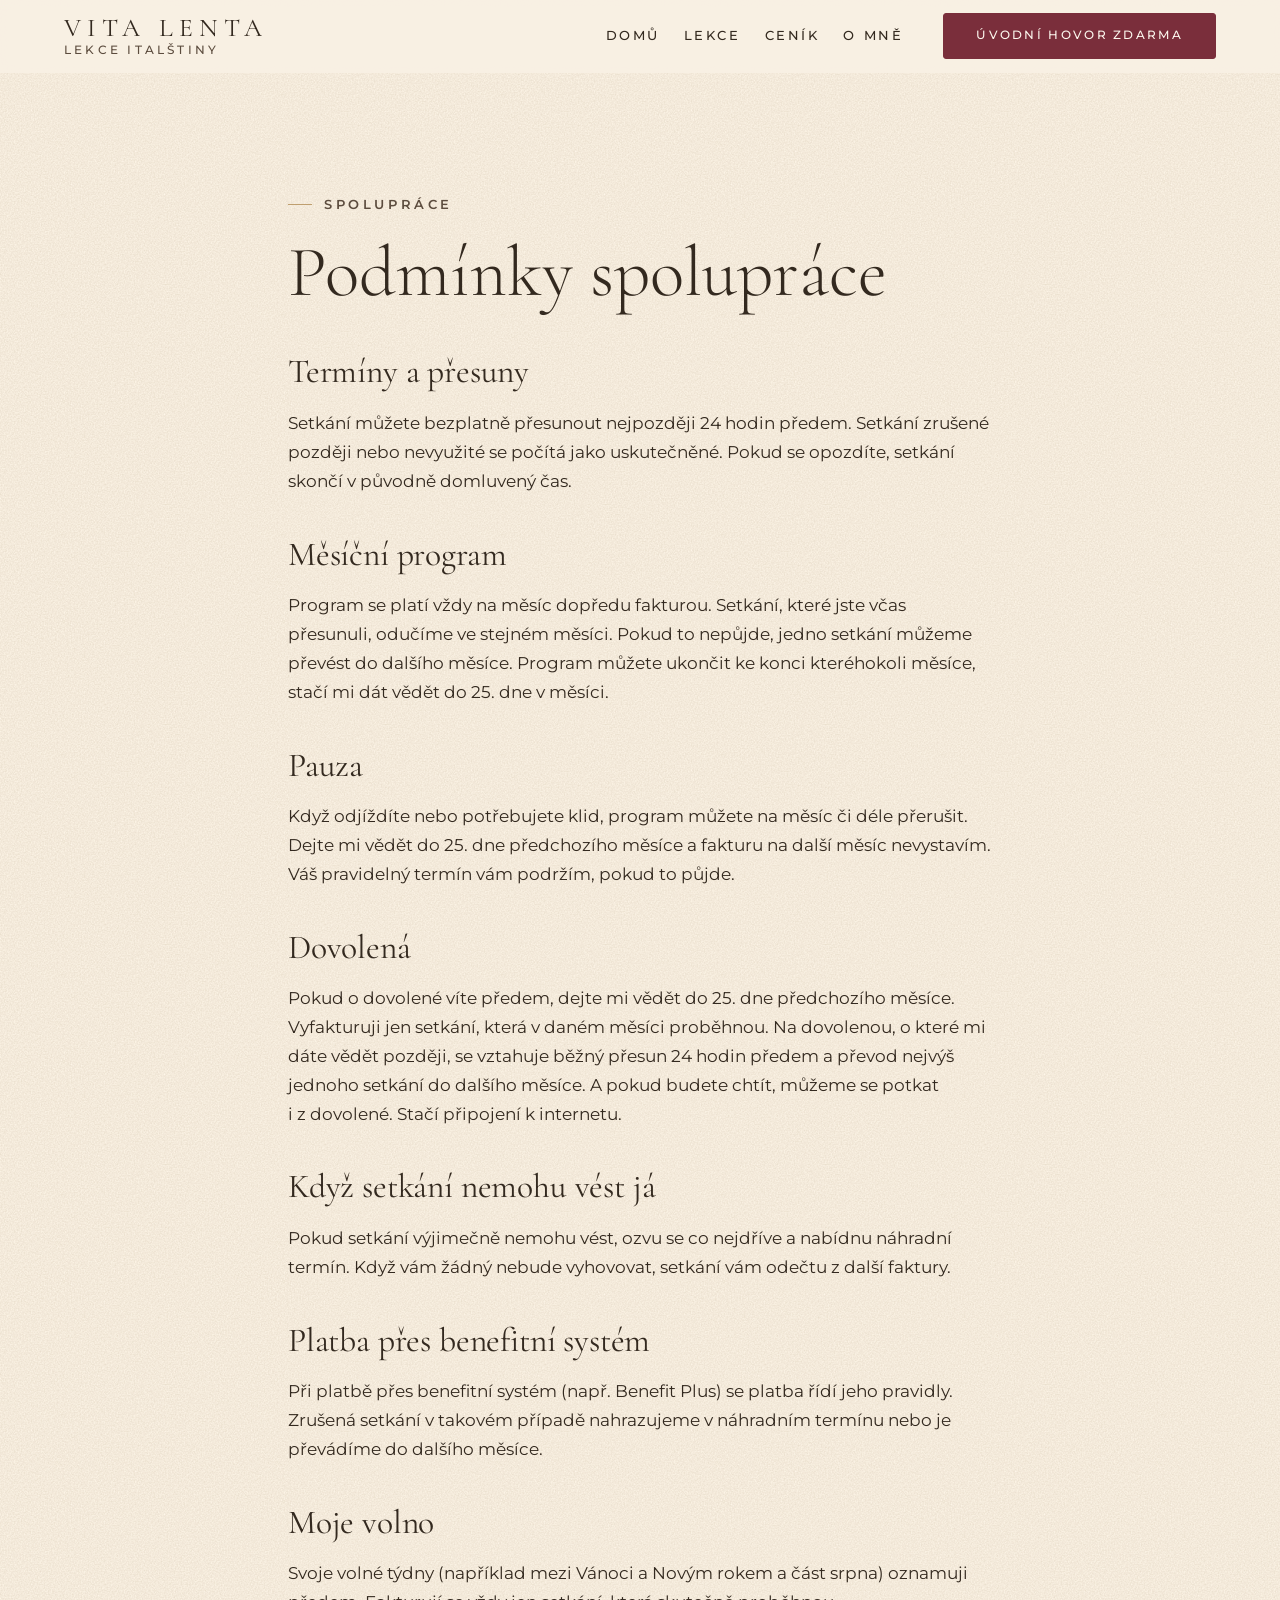
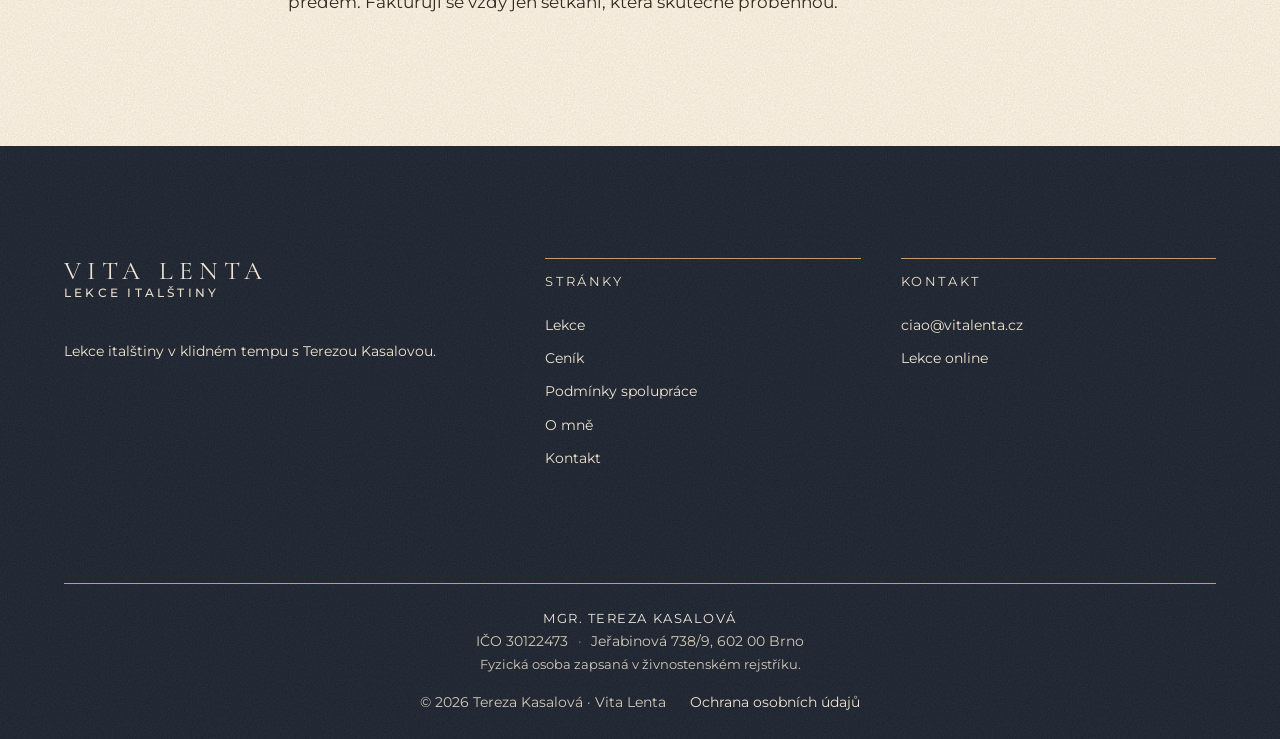
<file: podminky.html>
<!doctype html>
<html lang="cs">
<head>
  <meta charset="utf-8">
  <meta name="viewport" content="width=device-width, initial-scale=1">
  <title>Podmínky spolupráce | Vita Lenta</title>
  <meta name="description" content="Podmínky spolupráce při lekcích italštiny: přesuny a zrušení, měsíční program, pauza, dovolená a platba přes benefitní systém.">
  <link rel="canonical" href="https://vitalenta.cz/podminky.html">
  <link rel="icon" href="favicon.ico" sizes="any">
  <link rel="apple-touch-icon" href="apple-touch-icon.png">
  <meta name="theme-color" content="#faf6ef">
  <!-- Sharing preview (Facebook, WhatsApp, LinkedIn…) -->
  <meta property="og:type" content="website">
  <meta property="og:site_name" content="Vita Lenta">
  <meta property="og:locale" content="cs_CZ">
  <meta property="og:title" content="Podmínky spolupráce | Vita Lenta">
  <meta property="og:description" content="Podmínky spolupráce při lekcích italštiny: přesuny a zrušení, měsíční program, pauza, dovolená a platba přes benefitní systém.">
  <meta property="og:url" content="https://vitalenta.cz/podminky.html">
  <meta property="og:image" content="https://vitalenta.cz/img/og-image.jpg">
  <meta property="og:image:width" content="1200">
  <meta property="og:image:height" content="630">
  <meta property="og:image:alt" content="Tereza Kasalová – lekce italštiny v klidném tempu">
  <meta name="twitter:card" content="summary_large_image">
  <link rel="preload" href="fonts/cormorant-garamond-latin-wght-normal.woff2" as="font" type="font/woff2" crossorigin>
  <link rel="preload" href="fonts/montserrat-latin-wght-normal.woff2" as="font" type="font/woff2" crossorigin>
  <link rel="preload" href="fonts/cormorant-garamond-latin-ext-wght-normal.woff2" as="font" type="font/woff2" crossorigin>
  <link rel="preload" href="fonts/montserrat-latin-ext-wght-normal.woff2" as="font" type="font/woff2" crossorigin>
  <link rel="preload" href="fonts/cormorant-garamond-latin-wght-italic.woff2" as="font" type="font/woff2" crossorigin>
  <link rel="preload" href="fonts/cormorant-garamond-latin-ext-wght-italic.woff2" as="font" type="font/woff2" crossorigin>
  <link rel="stylesheet" href="css/style.css">
  <link rel="stylesheet" href="css/theme-aktivni.css">
  <script>document.documentElement.classList.add("js")</script>
  <script src="js/main.js" defer></script>
</head>
<body>
  <a class="skip-link" href="#obsah">Přeskočit na obsah</a>

  <!-- ===== HEADER ===== -->
  <header class="site-header">
    <div class="container site-header__inner">
      <a class="logo" href="index.html" aria-label="Vita Lenta – úvodní stránka">
        <span class="logo__name">Vita Lenta</span>
        <span class="logo__tagline">Lekce italštiny</span>
      </a>

      <a class="btn btn--small header-cta" href="kontakt.html#rezervace" aria-label="Domluvit si patnáct minut úvodního hovoru zdarma">15 minut zdarma</a>
      <button class="nav-toggle" type="button" aria-expanded="false" aria-controls="site-nav">
        <span class="nav-toggle__label">Menu</span>
        <span class="nav-toggle__icon" aria-hidden="true"></span>
      </button>

      <nav class="site-nav" id="site-nav" aria-label="Hlavní menu">
        <ul class="site-nav__list">
          <li class="site-nav__item"><a class="site-nav__link" href="index.html">Domů</a></li>
          <li class="site-nav__item"><a class="site-nav__link" href="lekce.html">Lekce</a></li>
          <li class="site-nav__item"><a class="site-nav__link" href="cenik.html">Ceník</a></li>
          <li class="site-nav__item"><a class="site-nav__link" href="o-mne.html">O&nbsp;mně</a></li>
        </ul>
        <div class="site-nav__cta">
          <a class="btn btn--small" href="kontakt.html#rezervace">Úvodní hovor zdarma</a>
        </div>
      </nav>
    </div>
  </header>
  <!-- ===== /HEADER ===== -->

  <main id="obsah">
    <section class="section">
      <div class="container container--narrow prose">
        <p class="eyebrow">Spolupráce</p>
        <h1>Podmínky spolupráce</h1>

        <h2>Termíny a přesuny</h2>
        <p>Setkání můžete bezplatně přesunout nejpozději 24&nbsp;hodin předem. Setkání zrušené později nebo nevyužité se počítá jako uskutečněné. Pokud se opozdíte, setkání skončí v&nbsp;původně domluvený čas.</p>

        <h2>Měsíční program</h2>
        <p>Program se platí vždy na měsíc dopředu fakturou. Setkání, které jste včas přesunuli, odučíme ve stejném měsíci. Pokud to nepůjde, jedno setkání můžeme převést do dalšího měsíce. Program můžete ukončit ke konci kteréhokoli měsíce, stačí mi dát vědět do 25.&nbsp;dne v&nbsp;měsíci.</p>

        <h2>Pauza</h2>
        <p>Když odjíždíte nebo potřebujete klid, program můžete na měsíc či déle přerušit. Dejte mi vědět do 25.&nbsp;dne předchozího měsíce a&nbsp;fakturu na další měsíc nevystavím. Váš pravidelný termín vám podržím, pokud to půjde.</p>

        <h2>Dovolená</h2>
        <p>Pokud o&nbsp;dovolené víte předem, dejte mi vědět do 25.&nbsp;dne předchozího měsíce. Vyfakturuji jen setkání, která v&nbsp;daném měsíci proběhnou. Na dovolenou, o&nbsp;které mi dáte vědět později, se vztahuje běžný přesun 24&nbsp;hodin předem a&nbsp;převod nejvýš jednoho setkání do dalšího měsíce. A&nbsp;pokud budete chtít, můžeme se potkat i&nbsp;z&nbsp;dovolené. Stačí připojení k&nbsp;internetu.</p>

        <h2>Když setkání nemohu vést já</h2>
        <p>Pokud setkání výjimečně nemohu vést, ozvu se co nejdříve a&nbsp;nabídnu náhradní termín. Když vám žádný nebude vyhovovat, setkání vám odečtu z&nbsp;další faktury.</p>

        <h2>Platba přes benefitní systém</h2>
        <p>Při platbě přes benefitní systém (např. Benefit Plus) se platba řídí jeho pravidly. Zrušená setkání v&nbsp;takovém případě nahrazujeme v&nbsp;náhradním termínu nebo je převádíme do dalšího měsíce.</p>

        <h2>Moje volno</h2>
        <p>Svoje volné týdny (například mezi Vánoci a&nbsp;Novým rokem a&nbsp;část srpna) oznamuji předem. Fakturují se vždy jen setkání, která skutečně proběhnou.</p>
      </div>
    </section>
  </main>

  <!-- ===== FOOTER ===== -->
  <footer class="site-footer">
    <div class="container">
      <div class="site-footer__grid">
        <div>
          <a class="logo" href="index.html" aria-label="Vita Lenta – úvodní stránka">
            <span class="logo__name">Vita Lenta</span>
            <span class="logo__tagline">Lekce italštiny</span>
          </a>
          <p class="mt-l">Lekce italštiny v&nbsp;klidném tempu s&nbsp;Terezou Kasalovou.</p>
        </div>
        <nav aria-label="Patička">
          <h2 class="site-footer__title">Stránky</h2>
          <ul class="site-footer__list">
            <li><a href="lekce.html">Lekce</a></li>
            <li><a href="cenik.html">Ceník</a></li>
            <li><a href="podminky.html">Podmínky spolupráce</a></li>
            <li><a href="o-mne.html">O&nbsp;mně</a></li>
            <li><a href="kontakt.html">Kontakt</a></li>
          </ul>
        </nav>
        <div>
          <h2 class="site-footer__title">Kontakt</h2>
          <!-- EDIT: contact details (change on every page) -->
          <ul class="site-footer__list">
            <li><a href="mailto:ciao@vitalenta.cz">ciao@vitalenta.cz</a></li>
            <li>Lekce online</li>
          </ul>
        </div>
      </div>
      <div class="site-footer__legal">
        <p class="site-footer__legal-name">Mgr. Tereza Kasalová</p>
        <p>IČO&nbsp;30122473<span class="site-footer__sep" aria-hidden="true">·</span>Jeřabinová&nbsp;738/9, 602&nbsp;00&nbsp;Brno</p>
        <p class="site-footer__legal-note">Fyzická osoba zapsaná v&nbsp;živnostenském rejstříku.</p>
      </div>
      <div class="site-footer__bottom">
        <p>© 2026 Tereza Kasalová · Vita Lenta</p>
        <p><a href="ochrana-osobnich-udaju.html">Ochrana osobních údajů</a></p>
      </div>
    </div>
  </footer>
  <!-- ===== /FOOTER ===== -->
</body>
</html>
</file>
<file: css/style.css>
/* ==========================================================================
   Vita Lenta – styles
   1. Fonts            5. Header & navigation
   2. Design tokens    6. Footer
   3. Base             7. Components
   4. Layout           8. Utilities
   ========================================================================== */


/* 1. Fonts – self-hosted, variable weight. latin-ext covers Czech (č ř ě ů …)
   -------------------------------------------------------------------------- */
@font-face {
  font-family: "Cormorant Garamond";
  font-style: normal;
  font-weight: 300 700;
  font-display: block;
  src: url("../fonts/cormorant-garamond-latin-wght-normal.woff2") format("woff2");
  unicode-range: U+0000-00FF, U+0131, U+0152-0153, U+02BB-02BC, U+02C6, U+02DA, U+02DC, U+0304, U+0308, U+0329, U+2000-206F, U+20AC, U+2122, U+2191, U+2193, U+2212, U+2215, U+FEFF, U+FFFD;
}
@font-face {
  font-family: "Cormorant Garamond";
  font-style: normal;
  font-weight: 300 700;
  font-display: block;
  src: url("../fonts/cormorant-garamond-latin-ext-wght-normal.woff2") format("woff2");
  unicode-range: U+0100-02BA, U+02BD-02C5, U+02C7-02CC, U+02CE-02D7, U+02DD-02FF, U+0304, U+0308, U+0329, U+1D00-1DBF, U+1E00-1E9F, U+1EF2-1EFF, U+2020, U+20A0-20AB, U+20AD-20C0, U+2113, U+2C60-2C7F, U+A720-A7FF;
}
@font-face {
  font-family: "Cormorant Garamond";
  font-style: italic;
  font-weight: 300 700;
  font-display: block;
  src: url("../fonts/cormorant-garamond-latin-wght-italic.woff2") format("woff2");
  unicode-range: U+0000-00FF, U+0131, U+0152-0153, U+02BB-02BC, U+02C6, U+02DA, U+02DC, U+0304, U+0308, U+0329, U+2000-206F, U+20AC, U+2122, U+2191, U+2193, U+2212, U+2215, U+FEFF, U+FFFD;
}
@font-face {
  font-family: "Cormorant Garamond";
  font-style: italic;
  font-weight: 300 700;
  font-display: block;
  src: url("../fonts/cormorant-garamond-latin-ext-wght-italic.woff2") format("woff2");
  unicode-range: U+0100-02BA, U+02BD-02C5, U+02C7-02CC, U+02CE-02D7, U+02DD-02FF, U+0304, U+0308, U+0329, U+1D00-1DBF, U+1E00-1E9F, U+1EF2-1EFF, U+2020, U+20A0-20AB, U+20AD-20C0, U+2113, U+2C60-2C7F, U+A720-A7FF;
}
@font-face {
  font-family: "Montserrat";
  font-style: normal;
  font-weight: 100 900;
  font-display: block;
  src: url("../fonts/montserrat-latin-wght-normal.woff2") format("woff2");
  unicode-range: U+0000-00FF, U+0131, U+0152-0153, U+02BB-02BC, U+02C6, U+02DA, U+02DC, U+0304, U+0308, U+0329, U+2000-206F, U+20AC, U+2122, U+2191, U+2193, U+2212, U+2215, U+FEFF, U+FFFD;
}
@font-face {
  font-family: "Montserrat";
  font-style: normal;
  font-weight: 100 900;
  font-display: block;
  src: url("../fonts/montserrat-latin-ext-wght-normal.woff2") format("woff2");
  unicode-range: U+0100-02BA, U+02BD-02C5, U+02C7-02CC, U+02CE-02D7, U+02DD-02FF, U+0304, U+0308, U+0329, U+1D00-1DBF, U+1E00-1E9F, U+1EF2-1EFF, U+2020, U+20A0-20AB, U+20AD-20C0, U+2113, U+2C60-2C7F, U+A720-A7FF;
}


/* 2. Design tokens – change colours and fonts here
   -------------------------------------------------------------------------- */
:root {
  /* Palette "Vita Lenta" */
  --espresso: #36231a;
  --sea: #0e4466;
  --sea-dark: #0a3350;
  --chianti: #5a1428;
  --olive: #7f8a2a;        /* decoration only – too light for text */
  --travertine: #e8d9be;
  --travertine-light: #f2e9d8;
  --cream: #faf6ef;
  --white: #fffdf9;

  /* Roles */
  --color-bg: var(--cream);
  --color-text: var(--espresso);
  --color-muted: #6b5548;  /* secondary text, AA on cream and travertine-light */
  --color-link: var(--sea);
  --color-accent: var(--chianti);
  --color-line: #d9cbb2;

  /* Typography */
  --font-serif: "Cormorant Garamond", "Garamond", "Times New Roman", serif;
  --font-sans: "Montserrat", "Segoe UI", Arial, sans-serif;

  --step--1: 0.875rem;                                  /* 14px */
  --step-0: 1rem;                                       /* 16px body */
  --step-1: clamp(1.25rem, 1.15rem + 0.4vw, 1.5rem);
  --step-2: clamp(1.6rem, 1.4rem + 0.9vw, 2.1rem);
  --step-3: clamp(2rem, 1.6rem + 1.8vw, 3rem);
  --step-4: clamp(2.6rem, 1.9rem + 3.2vw, 4.5rem);

  /* Spacing */
  --space-xs: 0.5rem;
  --space-s: 1rem;
  --space-m: 1.5rem;
  --space-l: 2.5rem;
  --space-xl: clamp(3.5rem, 2.5rem + 4vw, 6.5rem);   /* between sections */

  --container: 72rem;      /* 1152px */
  --container-narrow: 44rem;
  --gutter: clamp(1rem, 0.5rem + 2.5vw, 2.5rem);

  --radius: 2px;           /* almost square – calm, elegant */
  --shadow: 0 1px 2px rgb(54 35 26 / 0.04), 0 8px 24px rgb(54 35 26 / 0.06);
  --ease: cubic-bezier(0.22, 0.61, 0.36, 1);
  --header-height: 4.5rem;
}


/* 3. Base
   -------------------------------------------------------------------------- */
*,
*::before,
*::after {
  box-sizing: border-box;
}

html {
  -webkit-text-size-adjust: 100%;
  text-size-adjust: 100%;
  scroll-padding-top: calc(var(--header-height) + 1rem);
}

@media (prefers-reduced-motion: no-preference) {
  html { scroll-behavior: smooth; }
}

body {
  margin: 0;
  min-height: 100vh;
  display: flex;
  flex-direction: column;
  background: var(--color-bg);
  color: var(--color-text);
  font-family: var(--font-sans);
  font-size: var(--step-0);
  font-weight: 400;
  line-height: 1.7;
  overflow-wrap: break-word;
  -webkit-font-smoothing: antialiased;
}

main { flex: 1; }

img,
svg,
picture {
  display: block;
  max-width: 100%;
  height: auto;
}

h1, h2, h3, h4 {
  margin: 0 0 0.5em;
  font-family: var(--font-serif);
  font-weight: 500;
  line-height: 1.15;
  letter-spacing: -0.005em;
  font-variant-numeric: lining-nums;  /* "10" not "io" */
  text-wrap: balance;
}
h1 { font-size: var(--step-4); font-weight: 400; }
h2 { font-size: var(--step-3); }
h3 { font-size: var(--step-2); }
h4 { font-size: var(--step-1); font-weight: 600; }

p, ul, ol, dl, blockquote, figure {
  margin: 0 0 1em;
}

p, li { text-wrap: pretty; }

a {
  color: var(--color-link);
  text-decoration-thickness: 1px;
  text-underline-offset: 0.2em;
  transition: color 0.2s var(--ease);
}
a:hover { color: var(--color-accent); }

strong { font-weight: 600; }

em { font-style: italic; }

hr {
  border: 0;
  border-top: 1px solid var(--color-line);
  margin: var(--space-l) 0;
}

::selection {
  background: var(--travertine);
  color: var(--espresso);
}

:focus-visible {
  outline: 2px solid var(--sea);
  outline-offset: 3px;
}

/* Elements focused only by script (e.g. skip-link target) need no outline */
[tabindex="-1"]:focus { outline: none; }

/* Visible only to screen readers */
.visually-hidden {
  position: absolute !important;
  width: 1px;
  height: 1px;
  margin: -1px;
  padding: 0;
  overflow: hidden;
  clip: rect(0 0 0 0);
  white-space: nowrap;
  border: 0;
}

.skip-link {
  position: absolute;
  top: 0.5rem;
  left: 0.5rem;
  z-index: 100;
  padding: 0.75rem 1rem;
  background: var(--espresso);
  color: var(--cream);
  transform: translateY(-200%);
}
.skip-link:focus { transform: none; color: var(--cream); }


/* 4. Layout
   -------------------------------------------------------------------------- */
.container {
  width: 100%;
  max-width: calc(var(--container) + 2 * var(--gutter));
  margin-inline: auto;
  padding-inline: var(--gutter);
}
.container--narrow {
  max-width: calc(var(--container-narrow) + 2 * var(--gutter));
}

.section {
  padding-block: var(--space-xl);
}
.section--tight { padding-block: var(--space-l); }

/* Background variants */
.section--travertine { background: var(--travertine-light); }
.section--dark {
  background: var(--espresso);
  color: var(--travertine-light);
}
.section--dark a:not(.btn) { color: var(--travertine); }
.section--dark a:not(.btn):hover { color: var(--white); }
.section--dark :focus-visible { outline-color: var(--travertine); }

/* Intro block above a section's content */
.section-head {
  max-width: 40rem;
  margin-bottom: var(--space-l);
}
.section-head--center {
  margin-inline: auto;
  text-align: center;
}

/* Responsive grid: 1 column on mobile, more as space allows */
.grid {
  display: grid;
  gap: var(--space-m);
}
@media (min-width: 48em) {
  .grid--2 { grid-template-columns: repeat(2, 1fr); }
  .grid--3 { grid-template-columns: repeat(2, 1fr); }
}
@media (min-width: 64em) {
  .grid { gap: var(--space-l); }
  .grid--3 { grid-template-columns: repeat(3, 1fr); }
}

/* Two columns: text + image */
.split {
  display: grid;
  gap: var(--space-l);
  align-items: center;
}
@media (min-width: 48em) {
  .split { grid-template-columns: 1fr 1fr; }
  .split--reverse > :first-child { order: 2; }
}

/* Vertical rhythm helper */
.stack > * + * { margin-top: var(--space-s); }


/* 5. Header & navigation
   -------------------------------------------------------------------------- */
.site-header {
  position: sticky;
  top: 0;
  z-index: 50;
  background: rgb(250 246 239 / 0.94);
  border-bottom: 1px solid var(--color-line);
  -webkit-backdrop-filter: blur(8px);
  backdrop-filter: blur(8px);
}

.site-header__inner {
  display: flex;
  align-items: center;
  justify-content: space-between;
  gap: var(--space-s);
  min-height: var(--header-height);
}

/* Wordmark */
.logo {
  display: inline-flex;
  flex-direction: column;
  line-height: 1;
  color: var(--espresso);
  text-decoration: none;
}
.logo:hover { color: var(--chianti); }
.logo__name {
  font-family: var(--font-serif);
  font-size: 1.6rem;
  font-weight: 500;
  letter-spacing: 0.14em;
  text-transform: uppercase;
}
.logo__tagline {
  margin-top: 0.3rem;
  font-size: 0.68rem;
  font-weight: 500;
  letter-spacing: 0.2em;
  text-transform: uppercase;
  color: var(--color-muted);
}

/* Mobile menu button – shown only when JS is available */
.nav-toggle {
  display: none;
  align-items: center;
  gap: 0.6rem;
  min-height: 44px;
  padding: 0.5rem 0;
  background: none;
  border: 0;
  color: var(--espresso);
  font: inherit;
  font-size: 0.75rem;
  font-weight: 600;
  letter-spacing: 0.16em;
  text-transform: uppercase;
  cursor: pointer;
}
.js .nav-toggle { display: inline-flex; }

.nav-toggle__icon,
.nav-toggle__icon::before,
.nav-toggle__icon::after {
  display: block;
  width: 22px;
  height: 1.5px;
  background: currentColor;
  transition: transform 0.3s var(--ease), opacity 0.2s;
}
.nav-toggle__icon { position: relative; }
.nav-toggle__icon::before,
.nav-toggle__icon::after {
  content: "";
  position: absolute;
  left: 0;
}
.nav-toggle__icon::before { top: -7px; }
.nav-toggle__icon::after { top: 7px; }

.nav-toggle[aria-expanded="true"] .nav-toggle__icon { background: transparent; }
.nav-toggle[aria-expanded="true"] .nav-toggle__icon::before { transform: translateY(7px) rotate(45deg); }
.nav-toggle[aria-expanded="true"] .nav-toggle__icon::after { transform: translateY(-7px) rotate(-45deg); }

/* Navigation – mobile first */
.site-nav__list {
  list-style: none;
  margin: 0;
  padding: 0;
}
.site-nav__link {
  display: block;
  padding: 0.85rem 0;
  color: var(--espresso);
  font-size: 0.8rem;
  font-weight: 500;
  letter-spacing: 0.14em;
  text-transform: uppercase;
  text-decoration: none;
}
.site-nav__link:hover,
.site-nav__link[aria-current="page"] { color: var(--chianti); }

/* Without JS the menu sits under the logo; with JS it becomes a dropdown */
.site-header__inner { flex-wrap: wrap; }
.site-nav { width: 100%; padding-bottom: var(--space-s); }
.site-nav__list { display: flex; flex-wrap: wrap; column-gap: var(--space-m); }

.js .site-nav {
  position: absolute;
  top: 100%;
  left: 0;
  right: 0;
  padding: var(--space-xs) var(--gutter) var(--space-m);
  background: var(--cream);
  border-bottom: 1px solid var(--color-line);
  box-shadow: var(--shadow);
}
.js .site-nav:not(.is-open) { display: none; }
.js .site-nav__list { display: block; }
.js .site-nav__item + .site-nav__item { border-top: 1px solid var(--color-line); }
.js .site-header__inner { flex-wrap: nowrap; }

.site-nav__cta { margin-top: var(--space-s); }

@media (min-width: 64em) {
  .js .nav-toggle { display: none; }

  .site-nav,
  .js .site-nav {
    display: flex;
    align-items: center;
    gap: var(--space-l);
    position: static;
    width: auto;
    padding: 0;
    background: none;
    border: 0;
    box-shadow: none;
  }
  .js .site-nav:not(.is-open) { display: flex; }

  .site-nav__list,
  .js .site-nav__list {
    display: flex;
    gap: var(--space-m);
  }
  .js .site-nav__item + .site-nav__item { border-top: 0; }

  .site-nav__link {
    position: relative;
    padding: 0.5rem 0;
  }
  /* Thin underline that grows on hover / marks the current page */
  .site-nav__link::after {
    content: "";
    position: absolute;
    left: 0;
    right: 0;
    bottom: 0.2rem;
    height: 1px;
    background: currentColor;
    transform: scaleX(0);
    transform-origin: left;
    transition: transform 0.35s var(--ease);
  }
  .site-nav__link:hover::after,
  .site-nav__link[aria-current="page"]::after { transform: scaleX(1); }

  .site-nav__cta { margin-top: 0; }
}


/* 6. Footer
   -------------------------------------------------------------------------- */
.site-footer {
  padding-block: var(--space-xl) var(--space-l);
  background: var(--espresso);
  color: var(--travertine-light);
  font-size: var(--step--1);
}
.site-footer a { color: var(--travertine-light); text-decoration: none; }
.site-footer a:hover { color: var(--white); text-decoration: underline; }
.site-footer :focus-visible { outline-color: var(--travertine); }

.site-footer .logo { color: var(--travertine-light); }
.site-footer .logo__tagline { color: var(--travertine); }

.site-footer__grid {
  display: grid;
  gap: var(--space-l);
}
@media (min-width: 48em) {
  .site-footer__grid { grid-template-columns: 1.4fr 1fr 1fr; }
}

.site-footer__title {
  margin-bottom: var(--space-s);
  font-family: var(--font-sans);
  font-size: 0.75rem;
  font-weight: 600;
  letter-spacing: 0.18em;
  text-transform: uppercase;
  color: var(--travertine);
}
.site-footer__list {
  list-style: none;
  margin: 0;
  padding: 0;
}
.site-footer__list li + li { margin-top: 0.4rem; }

.site-footer__bottom {
  display: flex;
  flex-wrap: wrap;
  justify-content: space-between;
  gap: var(--space-xs) var(--space-m);
  margin-top: var(--space-l);
  padding-top: var(--space-m);
  border-top: 1px solid rgb(232 217 190 / 0.2);
  color: var(--travertine);
}
.site-footer__bottom p { margin: 0; }

/* Legal line (name, IČO, address) – quiet, above the copyright row */
.site-footer__legal {
  margin: var(--space-l) 0 0;
  padding-top: var(--space-m);
  border-top: 1px solid rgb(232 217 190 / 0.2);
  color: var(--travertine);
  font-size: var(--step--1);
  line-height: 1.7;
}
.site-footer__legal p { margin: 0; }
.site-footer__legal-name {
  color: var(--travertine-light);
  letter-spacing: 0.04em;
}
.site-footer__sep { margin-inline: 0.7em; opacity: 0.6; }
.site-footer__legal-note { margin-top: 0.15rem; font-size: 0.85em; opacity: 0.85; }
.site-footer__legal + .site-footer__bottom {
  margin-top: var(--space-s);
  padding-top: 0;
  border-top: 0;
}


/* 7. Components
   -------------------------------------------------------------------------- */

/* Eyebrow – small label above headings */
.eyebrow {
  display: inline-flex;
  align-items: center;
  gap: 0.75rem;
  margin-bottom: var(--space-s);
  font-size: 0.75rem;
  font-weight: 600;
  letter-spacing: 0.2em;
  text-transform: uppercase;
  color: var(--chianti);
}
.eyebrow::before {
  content: "";
  width: 2rem;
  height: 1px;
  background: var(--olive);
}
.section--dark .eyebrow { color: var(--travertine); }

/* Lead – larger intro paragraph */
.lead {
  font-family: var(--font-serif);
  font-size: var(--step-1);
  font-weight: 400;
  line-height: 1.5;
}

/* Italic serif accent inside headings: <h1>Italština <em>pomalu</em></h1> */
h1 em, h2 em, h3 em {
  font-style: italic;
  color: var(--chianti);
}
.section--dark h1 em,
.section--dark h2 em { color: var(--travertine); }

/* Ornament divider */
.ornament {
  display: flex;
  align-items: center;
  gap: var(--space-s);
  max-width: 12rem;
  margin: var(--space-l) auto;
  color: var(--olive);
}
.ornament::before,
.ornament::after {
  content: "";
  flex: 1;
  height: 1px;
  background: currentColor;
}
.ornament svg { width: 0.75rem; height: 0.75rem; }

/* Buttons */
.btn {
  display: inline-flex;
  align-items: center;
  justify-content: center;
  gap: 0.6rem;
  min-height: 48px;
  padding: 0.85rem 1.75rem;
  border: 1px solid var(--sea);
  border-radius: var(--radius);
  background: var(--sea);
  color: var(--cream);
  font-family: var(--font-sans);
  font-size: 0.8rem;
  font-weight: 600;
  letter-spacing: 0.14em;
  line-height: 1.2;
  text-align: center;
  text-transform: uppercase;
  text-decoration: none;
  cursor: pointer;
  transition: background-color 0.3s var(--ease), color 0.3s var(--ease), border-color 0.3s var(--ease);
}
.btn:hover {
  background: var(--sea-dark);
  border-color: var(--sea-dark);
  color: var(--cream);
}

.btn--outline {
  background: transparent;
  color: var(--sea);
}
.btn--outline:hover {
  background: var(--sea);
  color: var(--cream);
}

.btn--accent {
  background: var(--chianti);
  border-color: var(--chianti);
}
.btn--accent:hover {
  background: #44101f;
  border-color: #44101f;
}

/* Light button for dark sections */
.btn--light {
  background: var(--travertine-light);
  border-color: var(--travertine-light);
  color: var(--espresso);
}
.btn--light:hover {
  background: var(--white);
  border-color: var(--white);
  color: var(--espresso);
}

.btn--light-outline {
  background: transparent;
  border-color: var(--travertine);
  color: var(--travertine-light);
}
.btn--light-outline:hover {
  background: var(--travertine-light);
  border-color: var(--travertine-light);
  color: var(--espresso);
}

.btn--small {
  min-height: 44px;
  padding: 0.6rem 1.25rem;
  font-size: 0.72rem;
}
.btn--block { width: 100%; }

.btn-group {
  display: flex;
  flex-wrap: wrap;
  gap: var(--space-s);
  margin-top: var(--space-m);
}

/* Text link with arrow */
.link-arrow {
  display: inline-flex;
  align-items: center;
  gap: 0.5rem;
  font-size: 0.8rem;
  font-weight: 600;
  letter-spacing: 0.14em;
  text-transform: uppercase;
  text-decoration: none;
}
.link-arrow::after {
  content: "→";
  transition: transform 0.3s var(--ease);
}
.link-arrow:hover::after { transform: translateX(4px); }

/* Card – lessons, benefits */
.card {
  display: flex;
  flex-direction: column;
  padding: var(--space-l) var(--space-m);
  background: var(--white);
  border: 1px solid var(--color-line);
  border-radius: var(--radius);
}
@media (min-width: 48em) {
  .card { padding: var(--space-l); }
}
.card__number {  /* only for real sequences – otherwise use .card__icon */
  margin-bottom: var(--space-s);
  font-family: var(--font-serif);
  font-size: var(--step-2);
  font-style: italic;
  line-height: 1;
  color: var(--olive);
}
.card__title { font-size: var(--step-2); }
.card__text { color: var(--color-muted); }
.card__footer {
  margin-top: auto;
  padding-top: var(--space-m);
}
.card > :last-child { margin-bottom: 0; }

/* Price card */
.price-card {
  position: relative;
  display: flex;
  flex-direction: column;
  padding: var(--space-l) var(--space-m);
  background: var(--white);
  border: 1px solid var(--color-line);
  border-radius: var(--radius);
  text-align: center;
}
.price-card--featured {
  border-color: var(--chianti);
  box-shadow: var(--shadow);
}
.price-card__badge {
  position: absolute;
  top: 0;
  left: 50%;
  transform: translate(-50%, -50%);
  padding: 0.3rem 0.9rem;
  background: var(--chianti);
  color: var(--cream);
  font-size: 0.68rem;
  font-weight: 600;
  letter-spacing: 0.16em;
  text-transform: uppercase;
  white-space: nowrap;
}
.price-card__name { font-size: var(--step-2); margin-bottom: 0.25rem; }
.price-card__meta {
  font-size: var(--step--1);
  color: var(--color-muted);
}
.price-card__price {
  margin: var(--space-s) 0;
  font-family: var(--font-serif);
  font-size: var(--step-4);
  font-weight: 500;
  line-height: 1;
  font-variant-numeric: lining-nums;
  color: var(--espresso);
}
.price-card__currency {
  font-size: 0.4em;
  font-family: var(--font-sans);
  letter-spacing: 0.05em;
}
.price-card .check-list {
  margin: var(--space-m) 0;
  text-align: left;
}
.price-card .btn { margin-top: auto; }

/* List with small olive markers */
.check-list {
  list-style: none;
  padding: 0;
}
.check-list li {
  position: relative;
  padding-left: 1.6rem;
}
.check-list li + li { margin-top: 0.5rem; }
.check-list li::before {
  content: "";
  position: absolute;
  left: 0;
  top: 0.72em;
  width: 0.7rem;
  height: 1px;
  background: var(--olive);
}

/* Quote / testimonial */
.quote {
  margin: 0;
  padding: 0;
}
.quote__text {
  margin: 0 0 var(--space-m);
  font-family: var(--font-serif);
  font-size: var(--step-2);
  font-style: italic;
  line-height: 1.35;
}
.quote__text::before {
  content: "„";
}
.quote__text::after {
  content: "“";
}
.quote__author {
  font-size: 0.75rem;
  font-weight: 600;
  letter-spacing: 0.18em;
  text-transform: uppercase;
  color: var(--color-muted);
}
.section--dark .quote__author { color: var(--travertine); }

/* Motto: a belief in her own voice – italic serif like a quote, but without quotation marks */
.motto {
  margin: 0;
  font-family: var(--font-serif);
  font-size: var(--step-2);
  font-style: italic;
  line-height: 1.35;
}

/* Dictionary-style entry explaining the brand name */
.definition {
  margin: var(--space-l) 0;
  padding: var(--space-m) 0;
  border-block: 1px solid var(--color-line);
  text-align: center;
}
.definition__term {
  margin: 0;
  font-family: var(--font-serif);
  font-size: var(--step-4);
  line-height: 1.1;
}
.definition__lang {
  margin: 0.5rem 0 var(--space-s);
  font-size: 0.8rem;
  font-weight: 500;
  letter-spacing: 0.2em;
  text-transform: uppercase;
  color: var(--color-muted);
}
.definition__text {
  max-width: 30rem;
  margin: 0 auto;
  font-family: var(--font-serif);
  font-size: var(--step-1);
  line-height: 1.45;
}

/* Call-to-action band */
.cta {
  text-align: center;
}
.cta__title { margin-bottom: var(--space-s); }
.cta__text {
  max-width: 34rem;
  margin-inline: auto;
}
.cta .btn-group { justify-content: center; }
.cta__note { margin: var(--space-l) 0 0; }

/* Portrait cut into a Roman arch, with a thin olive arch around it (a niche) */
.portrait {
  position: relative;
  isolation: isolate;
  max-width: 26rem;
  margin: 0.9rem auto 0;
  padding-inline: 0.9rem;
}
.portrait::before {
  content: "";
  position: absolute;
  inset: -0.9rem 0 -0.9rem;
  border: 1px solid var(--olive);
  border-radius: 999px 999px 0 0;
  z-index: -1;
}
.portrait img {
  width: 100%;
  aspect-ratio: 4 / 5;
  object-fit: cover;
  object-position: 50% 20%;
  border-radius: 999px 999px 0 0;  /* top becomes a half-circle */
}

/* Line-art illustrations (img/ilustrace/*.svg) – decorative only */
.illustration {
  width: 9rem;
  height: auto;
  margin: 0 auto var(--space-s);
}
.illustration--wide { width: 11rem; }
.illustration--start { margin-left: -0.5rem; }
.card__icon {
  width: 6.5rem;
  height: auto;
  margin: -0.5rem 0 var(--space-xs) -0.5rem;
}
.text-center .card__icon,
.section-head--center .illustration { margin-inline: auto; }

/* Tuscan landscape drawn along the bottom of dark call-to-action bands */
.section--landscape {
  /* the drawing is 17.5% as tall as it is wide – keep the text clear of the cypresses */
  padding-bottom: calc(var(--space-l) + max(8.5rem, 15vw));
  background-image: url("../img/ilustrace/krajina.svg");
  background-repeat: no-repeat;
  background-position: 18% bottom;  /* on phones keep the left cypresses in view */
  background-size: max(100%, 56rem) auto;
}

/* FAQ – native <details>, works without JS */
.faq {
  border-top: 1px solid var(--color-line);
}
.faq__item {
  border-bottom: 1px solid var(--color-line);
}
.faq__question {
  display: flex;
  align-items: center;
  justify-content: space-between;
  gap: var(--space-s);
  padding: var(--space-m) 0;
  font-family: var(--font-serif);
  font-size: var(--step-1);
  font-weight: 500;
  cursor: pointer;
  list-style: none;
}
.faq__question::-webkit-details-marker { display: none; }
.faq__question::after {
  content: "+";
  flex-shrink: 0;
  font-family: var(--font-sans);
  font-weight: 300;
  font-size: 1.5rem;
  line-height: 1;
  color: var(--chianti);
  transition: transform 0.3s var(--ease);
}
.faq__item[open] .faq__question::after { transform: rotate(45deg); }
.faq__answer {
  padding-bottom: var(--space-m);
  color: var(--color-muted);
}
.faq__answer > :last-child { margin-bottom: 0; }

/* Forms */
.form {
  display: grid;
  gap: var(--space-m);
}
.field {
  display: grid;
  gap: 0.4rem;
}
.field__label {
  font-size: 0.75rem;
  font-weight: 600;
  letter-spacing: 0.14em;
  text-transform: uppercase;
}
.field__hint {
  font-size: var(--step--1);
  color: var(--color-muted);
}
.field__input {
  width: 100%;
  min-height: 48px;
  padding: 0.75rem 1rem;
  background: var(--white);
  border: 1px solid #978370;  /* 3.5:1 against background (WCAG non-text contrast) */
  border-radius: var(--radius);
  color: var(--espresso);
  font: inherit;
  transition: border-color 0.2s var(--ease);
}
.field__input:hover { border-color: var(--espresso); }
.field__input:focus-visible {
  outline: 2px solid var(--sea);
  outline-offset: 0;
  border-color: var(--sea);
}
textarea.field__input {
  min-height: 9rem;
  resize: vertical;
}
select.field__input {
  appearance: none;
  padding-right: 2.5rem;
  background-image: url("data:image/svg+xml,%3Csvg xmlns='http://www.w3.org/2000/svg' width='12' height='8' viewBox='0 0 12 8'%3E%3Cpath d='M1 1l5 5 5-5' fill='none' stroke='%2336231a' stroke-width='1.5'/%3E%3C/svg%3E");
  background-repeat: no-repeat;
  background-position: right 1rem center;
}

.checkbox {
  display: flex;
  align-items: flex-start;
  gap: 0.75rem;
  font-size: var(--step--1);
}
.checkbox input {
  flex-shrink: 0;
  width: 1.25rem;
  height: 1.25rem;
  margin: 0.15rem 0 0;
  accent-color: var(--sea);
}

/* Honeypot field for spam bots – hidden from people */
.form__trap {
  position: absolute;
  left: -9999px;
}

/* Hero – first section of the home page */
.hero {
  padding-top: var(--space-l);
  padding-bottom: clamp(2.5rem, 2rem + 2vw, 4.5rem);  /* the next band brings its own generous top padding */
}
@media (min-width: 48em) {
  .hero { padding-top: var(--space-xl); }
  .hero .split { grid-template-columns: 1.15fr 1fr; }
}

/* Page intro – first section of inner pages */
.page-intro {
  padding-block: var(--space-xl) var(--space-l);
  text-align: center;
}
.page-intro .lead {
  max-width: 38rem;
  margin-inline: auto;
}

/* Numbered steps */
.steps {
  display: grid;
  gap: var(--space-l);
  margin: 0;
  padding: 0;
  list-style: none;
  counter-reset: step;
}
@media (min-width: 48em) {
  .steps { grid-template-columns: repeat(3, 1fr); }
}
.steps__item {
  counter-increment: step;
  padding-top: var(--space-m);
  border-top: 1px solid var(--color-line);
}
.steps__item::before {
  content: counter(step, decimal-leading-zero);
  display: block;
  margin-bottom: var(--space-xs);
  font-family: var(--font-serif);
  font-size: var(--step-3);
  font-style: italic;
  line-height: 1;
  color: var(--olive);
}
.steps__title { font-size: var(--step-2); }
.steps__item > :last-child { margin-bottom: 0; }

/* Form status message (after sending) */
.form__status {
  margin: 0;
  padding: var(--space-s) var(--space-m);
  border-left: 2px solid var(--sea);
  background: var(--white);
}
.form__status--success { border-color: var(--olive); }
.form__status--error { border-color: var(--chianti); }

/* Contact page: info + form */
.contact {
  display: grid;
  gap: var(--space-l);
}
@media (min-width: 64em) {
  .contact {
    grid-template-columns: 1fr 1.3fr;
    gap: var(--space-xl);
    align-items: start;
  }
}
.contact__form {
  padding: var(--space-l) var(--space-m);
  background: var(--cream);
  border: 1px solid var(--color-line);
}
@media (min-width: 48em) {
  .contact__form { padding: var(--space-l); }
}
.contact__list { margin: var(--space-l) 0 0; }
.contact__list > div {
  padding: var(--space-s) 0;
  border-top: 1px solid var(--color-line);
}
.contact__list dt {
  font-size: 0.75rem;
  font-weight: 600;
  letter-spacing: 0.16em;
  text-transform: uppercase;
  color: var(--color-muted);
}
.contact__list dd {
  margin: 0.2rem 0 0;
  font-family: var(--font-serif);
  font-size: var(--step-1);
}

/* Legal text (privacy policy) */
.prose h2 {
  margin-top: var(--space-l);
  font-size: var(--step-2);
}
.prose ul { padding-left: 1.25rem; }
.prose li + li { margin-top: 0.3rem; }

/* 404 */
.error-page {
  padding-block: var(--space-xl);
  text-align: center;
}
.error-page__code {
  margin: 0;
  font-family: var(--font-serif);
  font-size: var(--step-2);
  margin-bottom: var(--space-xs);
  font-style: italic;
  line-height: 1;
  font-variant-numeric: lining-nums;
  color: var(--olive);
}
.error-page .btn-group { justify-content: center; }

/* Notice box */
.notice {
  padding: var(--space-m);
  background: var(--travertine-light);
  border-left: 2px solid var(--olive);
}
.notice > :last-child { margin-bottom: 0; }


/* 8. Utilities
   -------------------------------------------------------------------------- */
.text-center { text-align: center; }
.text-muted { color: var(--color-muted); }
.mt-0 { margin-top: 0; }
.mb-0 { margin-bottom: 0; }
.mt-l { margin-top: var(--space-l); }

@media (prefers-reduced-motion: reduce) {
  *,
  *::before,
  *::after {
    transition-duration: 0.01ms !important;
    animation-duration: 0.01ms !important;
  }
}

/* Button inside a centred section head (e.g. free consultation above the price cards) */
.section-head .btn-group { margin-top: var(--space-m); margin-bottom: var(--space-m); }
.section-head--center .btn-group { justify-content: center; }

/* Closing brand line under the final call to action */
.cta__tagline {
  margin: var(--space-l) 0 0;
  font-family: var(--font-serif);
  font-size: var(--step-1);
  letter-spacing: 0.02em;
  color: var(--travertine-light);
}

/* Slow reveal (see js/main.js) – a calm, unhurried appearance of each block */
.js .reveal {
  opacity: 0;
  transform: translateY(4px);
  transition: opacity 0.5s var(--ease), transform 0.5s var(--ease);
}
.js .reveal.is-visible {
  opacity: 1;
  transform: none;
}
.btn { transition-duration: 0.5s; }

/* Three principles of Vita Lenta – a quiet row under the philosophy text */
.principles {
  margin-top: clamp(3rem, 2rem + 3vw, 4.5rem);
  text-align: center;
}
.principles__title {
  margin: 0 0 var(--space-xs);
  font-family: var(--font-sans);
  font-size: 0.9rem;
  font-weight: 600;
  letter-spacing: 0.22em;
  text-transform: uppercase;
  color: var(--chianti);
}
.principles p { margin: 0; font-size: var(--step-0); line-height: 1.6; color: var(--espresso); }

/* Booking button next to the menu icon – only on small screens with JavaScript,
   where the menu (and the button inside it) is folded away. From 64em the menu bar shows its own button. */
.header-cta { display: none; margin-left: auto; padding-inline: 1rem; }
.js .header-cta { display: inline-flex; }
@media (min-width: 64em) {
  .js .header-cta { display: none; }
}

/* Small reassurance line under a call-to-action button */
.btn-note { margin: var(--space-s) 0 0; font-size: 0.85rem; color: var(--color-muted); }

/* Page intro with only a heading (no lead text) – keep the gap to the first block modest */
.page-intro--short { padding-bottom: var(--space-m); }
.page-intro--short + .section { padding-top: var(--space-l); }
</file>
<file: css/theme-aktivni.css>
/* Aktivní vzhled webu – změňte jen tento jeden řádek.
   Hlavní:  theme-como.css  (Lago di Como – jemně zaoblené, 3 px)
   Záložní: theme-vila.css  (Toskánská vila)
            theme-sale.css  (Sapore di sale) */
@import url("theme-como.css");
</file>
